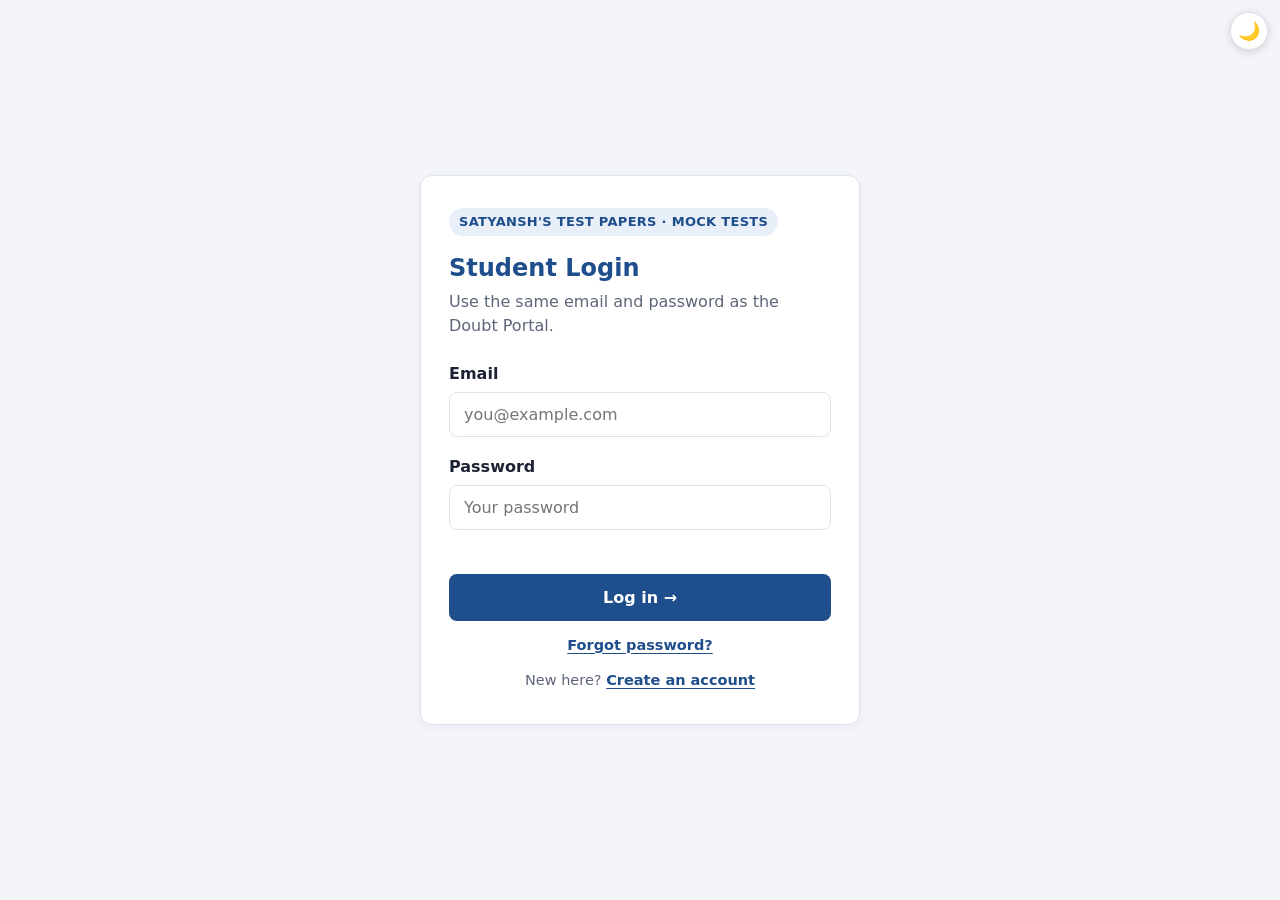
<file: index.html>
<!DOCTYPE html>
<html lang="en">
<head>
<meta charset="UTF-8">
<meta name="viewport" content="width=device-width, initial-scale=1">
<title>Satyansh's Test Papers — Online Mock Tests</title>
<link rel="stylesheet" href="assets/app.css?v=26111902">
<link rel="stylesheet" href="assets/dark.css?v=26111902">
<meta name="theme-color" content="#1f4e8c">
<script src="assets/theme.js?v=26111904"></script>
<script src="assets/cloud.js?v=26111904"></script>
<script src="config.js?v=26112303"></script>
<script src="assets/supabase.js"></script>
<script src="assets/backend.js?v=26112302"></script>
<script>
window.MathJax = {
  tex: { inlineMath: [['\\(', '\\)']], displayMath: [['\\[', '\\]']], packages: {'[+]': ['mhchem']} },
  svg: { fontCache: 'global' },
  options: { enableMenu: false },
  startup: { typeset: false }
};
</script>
</head>
<body>

<!-- ================= LOGIN / ACCOUNT ================= -->
<section id="login" class="screen active">
  <div class="wrap">
    <div class="card login-card">
      <span class="paper-tag js-brand"></span>
      <div class="msg-box err" id="cfgErr" style="display:none">The test server is not connected yet. Please try again later.</div>
      <div id="authMsg"></div>

      <!-- Log in -->
      <form class="aview" id="vLogin" novalidate>
        <h1>Student Login</h1>
        <p class="sub">Use the same email and password as the Doubt Portal.</p>
        <div class="field"><label for="lEmail">Email</label>
          <input id="lEmail" type="email" autocomplete="email" placeholder="you@example.com" maxlength="120"></div>
        <div class="field"><label for="lPass">Password</label>
          <input id="lPass" type="password" autocomplete="current-password" placeholder="Your password" maxlength="72">
          <div class="err" id="lErr"></div></div>
        <button class="btn" type="submit">Log in →</button>
        <div class="gwrap" hidden><div class="or-line"><span>or</span></div>
          <button type="button" class="btn ghost gbtn">Continue with Google</button></div>
        <p class="alinks"><button type="button" class="linkbtn" data-av="vForgot">Forgot password?</button></p>
        <p class="alinks">New here? <button type="button" class="linkbtn" data-av="vSignup">Create an account</button></p>
      </form>

      <!-- Sign up -->
      <form class="aview" id="vSignup" novalidate hidden>
        <h1>Create Account</h1>
        <p class="sub">One account works for both the Test Portal and the Doubt Portal.</p>
        <div class="gwrap gtop" hidden><div class="or-line"><span>or</span></div>
          <button type="button" class="btn ghost gbtn">Continue with Google</button></div>
        <p class="sub ghint" hidden style="margin:10px 0 16px;font-size:13.5px">Google fills in your real name. Or create an account with email:</p>
        <div class="field"><label for="sName">Full Name</label>
          <input id="sName" type="text" autocomplete="name" placeholder="Enter your full name" maxlength="60">
          <small class="fhint">Your real name as in school records. It is shown in live quizzes. Fake or rude names are blocked.</small></div>
        <div class="field"><label for="sPhone">Mobile Number</label>
          <input id="sPhone" type="tel" inputmode="numeric" autocomplete="tel" placeholder="10-digit mobile number" maxlength="15">
          <small class="fhint">Use the same number you used for earlier tests, so your old results appear in your account.</small></div>
        <div class="field"><label for="sEmail">Email</label>
          <input id="sEmail" type="email" autocomplete="email" placeholder="you@example.com" maxlength="120"></div>
        <div class="field"><label for="sPass">Password</label>
          <input id="sPass" type="password" autocomplete="new-password" placeholder="At least 6 characters" maxlength="72"></div>
        <div class="field"><label for="sPass2">Confirm Password</label>
          <input id="sPass2" type="password" autocomplete="new-password" placeholder="Type the password again" maxlength="72">
          <div class="err" id="sErr"></div></div>
        <button class="btn" type="submit">Create Account →</button>
        <p class="alinks">Already have an account? <button type="button" class="linkbtn" data-av="vLogin">Log in</button></p>
      </form>

      <!-- Check your email -->
      <div class="aview" id="vCheck" hidden>
        <h1>Confirm Your Email</h1>
        <p class="sub">We have sent a confirmation link to <b id="ckEmail"></b>. Open that email and click the link to activate your account. Then you can log in.</p>
        <div class="resume-note">Can't find it? Check the <b>Spam</b> or <b>Promotions</b> folder. The email comes from Satyansh Mishra.</div>
        <button class="btn light" type="button" id="resendBtn">Resend confirmation email</button>
        <p class="alinks"><button type="button" class="linkbtn" data-av="vLogin">← Back to login</button></p>
      </div>

      <!-- Account marked as spam by the teacher -->
      <div class="aview" id="vBlocked" hidden>
        <h1>Account Marked as Spam</h1>
        <p class="sub">This account (<b class="js-uemail"></b>) was marked as spam because of its name or email.</p>
        <div class="resume-note">Please log in with <b>your real name and your own email</b><span class="gonly"> — or use <b>Continue with Google</b></span>. If this is a mistake, tell your teacher.</div>
        <button class="btn" type="button" id="blockedOut">Log out</button>
      </div>

      <!-- Forgot password -->
      <form class="aview" id="vForgot" novalidate hidden>
        <h1>Reset Password</h1>
        <p class="sub">Enter your account email. We will send you a link to set a new password.</p>
        <div class="field"><label for="fEmail">Email</label>
          <input id="fEmail" type="email" autocomplete="email" placeholder="you@example.com" maxlength="120">
          <div class="err" id="fErr"></div></div>
        <button class="btn" type="submit">Send Reset Link</button>
        <p class="alinks"><button type="button" class="linkbtn" data-av="vLogin">← Back to login</button></p>
      </form>

      <!-- Set new password (after clicking the reset link) -->
      <form class="aview" id="vReset" novalidate hidden>
        <h1>Set a New Password</h1>
        <p class="sub">Choose a new password for <b class="js-uemail"></b>.</p>
        <div class="field"><label for="rPass">New Password</label>
          <input id="rPass" type="password" autocomplete="new-password" placeholder="At least 6 characters" maxlength="72"></div>
        <div class="field"><label for="rPass2">Confirm New Password</label>
          <input id="rPass2" type="password" autocomplete="new-password" placeholder="Type the password again" maxlength="72">
          <div class="err" id="rErr"></div></div>
        <button class="btn" type="submit">Save New Password</button>
      </form>

      <!-- Complete profile (accounts made on the Doubt Portal have no name / phone yet) -->
      <form class="aview" id="vProfile" novalidate hidden>
        <h1>Complete Your Profile</h1>
        <p class="sub">Logged in as <b class="js-uemail"></b>. Your name is printed on your test reports.</p>
        <div class="field"><label for="pName">Full Name</label>
          <input id="pName" type="text" autocomplete="name" placeholder="Enter your full name" maxlength="60">
          <small class="fhint" id="pNameHint" hidden>Taken from your Google account.</small></div>
        <div class="field"><label for="pPhone">Mobile Number</label>
          <input id="pPhone" type="tel" inputmode="numeric" autocomplete="tel" placeholder="10-digit mobile number" maxlength="15">
          <small class="fhint">Use the same number you used for earlier tests, so your old results appear in your account.</small>
          <div class="err" id="pErr"></div></div>
        <button class="btn" type="submit">Save &amp; Continue →</button>
        <p class="alinks"><button type="button" class="linkbtn" id="pLogout">Log out</button></p>
      </form>
    </div>
  </div>
</section>

<!-- ================= FOLDERS & PAPER LIST ================= -->
<section id="papers" class="screen">
  <header class="topbar appbar">
    <div class="topbar-in">
      <div class="tb-left"><div class="t1 js-brand-plain"></div><div class="t2">Online Mock Tests</div></div>
      <div class="user-box">
        <div class="avatar js-avatar">?</div>
        <div><div class="nm js-uname"></div><div class="ph js-uemail"></div></div>
        <a class="btn small onbrand" href="live.html" style="text-decoration:none">🎯 Live Quiz</a>
        <a class="btn small onbrand" href="live-control.html" id="hostCtl" style="text-decoration:none" hidden>🎛️ Host Control</a>
        <button class="btn small onbrand" id="gsOpen" type="button">👥 Group Study</button>
        <button class="btn small onbrand" id="logoutBtn" type="button">Logout</button>
      </div>
    </div>
  </header>
  <div class="wrap">
    <nav class="crumbs" id="crumbs"></nav>
    <div class="page-head"><h1 id="listTitle">Your Test Papers</h1><p id="listSub"></p></div>
    <div id="paperMsg"></div>
    <div class="paper-grid" id="paperGrid"></div>
  </div>
</section>

<!-- ================= INSTRUCTIONS ================= -->
<section id="instructions" class="screen">
  <div class="wrap">
    <div class="card ins-card">
      <span class="paper-tag js-tag"></span>
      <h1 id="insTitle">Instructions</h1>
      <p style="margin:0;color:var(--muted)">Welcome, <b id="insName" style="color:var(--ink)"></b>. Please read the instructions carefully before starting.</p>
      <div class="facts" id="facts"></div>
      <h2>General Instructions</h2>
      <ol id="genIns"></ol>
      <h2>Navigating the Test</h2>
      <ul>
        <li>Click an option to select it. For numerical questions, type your answer in the box. Responses are saved automatically.</li>
        <li><b>Save &amp; Next</b> moves to the next question. <b>Clear Response</b> removes your answer to the current question.</li>
        <li><b>Mark for Review &amp; Next</b> flags a question so you can come back to it later.</li>
        <li>Use the <b>Question Palette</b> to jump to any question at any time.</li>
        <li>A <b>Submit Test</b> button is available on every question. You will see a summary before final submission.</li>
      </ul>
      <p style="margin:12px 0 4px;font-weight:600">Question Palette colour codes:</p>
      <div class="legend-row">
        <div><span class="chip small nv">1</span> Not Visited</div>
        <div><span class="chip small na">2</span> Not Answered</div>
        <div><span class="chip small an">3</span> Answered</div>
        <div><span class="chip small mr">4</span> Marked for Review</div>
        <div><span class="chip small am">5</span> Answered &amp; Marked for Review</div>
      </div>
      <p style="font-size:14px;color:var(--muted);margin:4px 0 0">Questions that are <b>Answered &amp; Marked for Review</b> will be evaluated. Questions only marked for review (without an answer) will not.</p>
      <h2>Terms &amp; Conditions</h2>
      <div class="tc-box">
        <ol>
          <li>I am the student who owns this account, and I will attempt this test myself.</li>
          <li>I will not use any books, notes, calculators, mobile phones, websites, AI tools or help from any other person during the test.</li>
          <li>I understand that the timer cannot be paused once the test has started, and it keeps running even if I close or leave this page.</li>
          <li>I understand that this paper can be attempted <b>only once</b> from my account.</li>
          <li>I understand that the test will be submitted automatically when the time limit ends.</li>
          <li>I understand that once I click <b>Final Submit</b>, I cannot change any answer.</li>
          <li id="tcMarking"></li>
          <li>I understand that my name, email, mobile number, answers and result will be recorded by the teacher.</li>
          <li>I understand that the result and topic analysis are for practice and self-assessment only, and are not an official score.</li>
          <li>I will not copy, share or distribute the questions or solutions of this paper without permission.</li>
        </ol>
      </div>
      <label class="agree"><input type="checkbox" id="agree"> I have read and understood the instructions and I agree to all the terms and conditions stated above.</label>
      <div class="ins-actions">
        <button class="btn light" id="backPapers" type="button">← All Papers</button>
        <button class="btn green" id="startBtn" type="button" disabled>I Agree — Start Test</button>
      </div>
    </div>
  </div>
</section>

<!-- ================= EXAM ================= -->
<section id="exam" class="screen">
  <header class="topbar">
    <div class="topbar-in">
      <div class="tb-left">
        <div class="t1 js-head"></div>
        <div class="t2 js-sub"></div>
      </div>
      <div class="tb-right">
        <div class="timer-box" id="timerBox"><small>Time Left</small><span id="timer">00:00</span></div>
        <div class="tracker">
          <span class="t-an">Answered: <b id="cAns">0</b></span>
          <span class="t-un">Unanswered: <b id="cUn">0</b></span>
          <span class="t-mr">Marked: <b id="cMr">0</b></span>
        </div>
      </div>
    </div>
  </header>
  <div class="exam-grid">
    <main class="card qpanel">
      <div class="q-head">
        <div class="q-meta" id="qMeta"></div>
        <div class="qclock">Time on this question: <b id="qTime">00:00</b></div>
      </div>
      <div class="q-body" id="qBody"></div>
      <div class="q-actions">
        <div class="grp">
          <button class="btn light" id="prevBtn" type="button">← Previous</button>
          <button class="btn light" id="clearBtn" type="button">Clear Response</button>
        </div>
        <div class="grp">
          <button class="btn purple" id="markBtn" type="button">Mark for Review &amp; Next</button>
          <button class="btn green" id="nextBtn" type="button">Save &amp; Next →</button>
        </div>
      </div>
    </main>
    <aside class="card side">
      <div class="cand">
        <div class="avatar js-avatar2">?</div>
        <div><div class="nm js-uname"></div><div class="ph js-uemail"></div></div>
      </div>
      <div class="legend" id="legend"></div>
      <div id="palWrap"></div>
      <button class="btn red" id="submitBtn" type="button">Submit Test</button>
    </aside>
  </div>
</section>

<!-- ================= RESULT ================= -->
<section id="result" class="screen">
  <div class="wrap" id="reportWrap"></div>
</section>

<!-- ================= SOLUTIONS ================= -->
<section id="solutions" class="screen">
  <header class="topbar">
    <div class="topbar-in">
      <div class="tb-left">
        <div class="t1" id="solHead"></div>
        <div class="t2" id="solWho"></div>
      </div>
      <button class="btn light" id="backReport" type="button">← Back to Report</button>
    </div>
  </header>
  <div class="sol-grid">
    <main class="card qpanel">
      <div class="q-head"><div class="q-meta" id="sMeta"></div><div class="qclock" id="sTime"></div></div>
      <div class="q-body" id="sBody"></div>
      <div class="q-actions">
        <div class="grp"><button class="btn light" id="sPrev" type="button">← Previous</button></div>
        <div class="grp"><button class="btn" id="sNext" type="button">Next →</button></div>
      </div>
    </main>
    <aside class="card side">
      <div class="legend">
        <div><span class="chip small rc">1</span> Correct</div>
        <div><span class="chip small rw">2</span> Incorrect</div>
        <div><span class="chip small ru">3</span> Not Attempted</div>
      </div>
      <div id="sPalWrap"></div>
    </aside>
  </div>
</section>

<!-- ================= PRACTICE SHEET ================= -->
<section id="sheet" class="screen">
  <header class="topbar appbar">
    <div class="topbar-in">
      <div class="tb-left"><div class="t1 js-brand-plain"></div><div class="t2">Practice Sheets</div></div>
      <button class="btn small onbrand" id="sheetBack" type="button">← All Sheets</button>
    </div>
  </header>
  <div class="sheet-bar" id="sheetBar">
    <div class="sheet-bar-in">
      <div class="sb-prog"><div class="sb-txt">Solved <b id="shSolved">0</b> / <b id="shTotal">0</b></div><div class="sb-track"><i id="shFill"></i></div></div>
      <div class="sb-chips" id="shChips"></div>
    </div>
  </div>
  <div class="wrap sheet-wrap">
    <div class="card sheet-head" id="sheetHead"></div>
    <div id="sheetBody"></div>
    <div class="sheet-end" id="sheetEnd"></div>
  </div>
  <aside class="sh-stat" id="shStat" aria-label="Sheet status">
    <div class="ss-top"><b>⏱ Status</b><button type="button" class="ss-ic" id="ssMin" title="Minimise" aria-label="Minimise status">–</button></div>
    <div class="ss-body">
      <div class="ss-clock"><small id="ssClkLbl">Timer off</small><span id="ssClk">—</span></div>
      <div class="ss-now" id="ssNow"></div>
      <div class="ss-grid"><div><b id="ssAns">0</b><span>Answered</span></div><div><b id="ssOk" class="g">0</b><span>Correct</span></div><div><b id="ssBad" class="r">0</b><span>Wrong</span></div></div>
      <div class="ss-mode" id="ssMode"></div>
      <div class="ss-btns"><button type="button" class="btn small green" id="ssRun">▶ Start</button><button type="button" class="btn small light" id="ssReveal">🔓 Show answers</button></div>
    </div>
    <button type="button" class="ss-pill" id="ssPill" title="Show status"></button>
  </aside>
</section>

<!-- ================= SUMMARY MODAL ================= -->
<!-- ================= PYQ PRACTICE ================= -->
<section id="pyq" class="screen">
  <header class="topbar appbar">
    <div class="topbar-in">
      <div class="tb-left"><div class="t1 js-brand-plain"></div><div class="t2" id="pyqTopT">PYQs Practice</div></div>
      <div class="pyq-tb-btns">
        <button class="btn small onbrand pyq-fbtn" id="pyqFilterBtn" type="button">☰ Filters</button>
        <button class="btn small onbrand" id="pyqBack" type="button">← Folders</button>
      </div>
    </div>
  </header>
  <div class="pyq-layout">
    <aside class="pyq-side" id="pyqSide" aria-label="PYQ filters"></aside>
    <div class="pyq-scrim" id="pyqScrim"></div>
    <main class="pyq-main">
      <div class="card pyq-head" id="pyqHead"></div>
      <div id="pyqList"></div>
      <nav class="pyq-pager" id="pyqPager"></nav>
    </main>
  </div>
  <aside class="sh-stat pq-stat min" id="pqStat" aria-label="PYQ timer and status">
    <div class="ss-top"><b>⏱ This page</b><button type="button" class="ss-ic" id="ptMin" title="Minimise" aria-label="Minimise status">–</button></div>
    <div class="ss-body">
      <div class="ss-clock"><small id="ptClkLbl">Timer off</small><span id="ptClk">—</span></div>
      <div class="ss-now" id="ptNow"></div>
      <div class="ss-grid"><div><b id="ptAns">0</b><span>Answered</span></div><div><b id="ptOk" class="g">0</b><span>Correct</span></div><div><b id="ptBad" class="r">0</b><span>Wrong</span></div></div>
      <div class="ss-mode" id="ptMode"></div>
      <div class="ss-btns"><button type="button" class="btn small green" id="ptRun">▶ Start</button><button type="button" class="btn small light" id="ptRv">🔓 Show answers</button></div>
    </div>
    <button type="button" class="ss-pill" id="ptPill" title="Show timer and status"></button>
  </aside>
</section>

<!-- ================= GROUP STUDY (assets/group.js) ================= -->
<section id="group" class="screen">
  <header class="topbar appbar">
    <div class="topbar-in">
      <div class="tb-left"><div class="t1 js-brand-plain"></div><div class="t2">Group Study</div></div>
      <div class="user-box"><button class="btn small onbrand" id="gsBack" type="button">← Folders</button></div>
    </div>
  </header>
  <div class="wrap gs-wrap" id="gsMain"></div>
  <aside class="sh-stat gs-stat" id="gsStat" hidden aria-label="Group status">
    <div class="ss-top"><b id="gsStatHd">👥 Group</b><button type="button" class="ss-ic" id="gsMin" title="Minimise" aria-label="Minimise">–</button></div>
    <div class="ss-body gs-statbody" id="gsStatList"></div>
    <button type="button" class="ss-pill" id="gsPill" title="Show the group"></button>
  </aside>
</section>

<div class="modal" id="summaryModal" role="dialog" aria-modal="true" aria-labelledby="sumTitle">
  <div class="modal-card">
    <h2 id="sumTitle">Exam Summary</h2>
    <p>Review your attempt before final submission. Time remaining: <b id="sumTime"></b></p>
    <div class="tbl-wrap" id="sumTable"></div>
    <div class="note" id="sumNote"></div>
    <div class="modal-actions">
      <button class="btn light" id="sumBack" type="button">← Go Back to Test</button>
      <button class="btn red" id="finalSubmit" type="button">Final Submit</button>
    </div>
  </div>
</div>

<div class="overlay" id="overlay"><div class="spinner"></div><div id="overlayMsg">Loading…</div></div>
<div class="toast" id="toast"></div>

<script>
/* =====================================================================
   CONFIG & UTILITIES
   ===================================================================== */
const CFG = window.APP_CONFIG || {};
const API = (CFG.API_URL || '').trim();
const BRAND = CFG.HEADING || "Satyansh's Test Papers";
const LET = 'ABCDEFGH'.split('');
const $ = id => document.getElementById(id);
const LS = {
  get(k, d){ try { const v = localStorage.getItem(k); return v ? JSON.parse(v) : d; } catch(e){ return d; } },
  set(k, v){ try { localStorage.setItem(k, JSON.stringify(v)); } catch(e){} if(window.cloudTouch) cloudTouch(k); },   // also saved in the account (assets/cloud.js)
  del(k){ try { localStorage.removeItem(k); } catch(e){} if(window.cloudTouch) cloudTouch(k); }
};
function esc(s){return String(s==null?'':s).replace(/[&<>"']/g,c=>({'&':'&amp;','<':'&lt;','>':'&gt;','"':'&quot;',"'":'&#39;'}[c]));}
function pad(n){return String(n).padStart(2,'0');}
function fmt(ms){ms=Math.max(0,Math.round(ms/1000));const h=Math.floor(ms/3600),m=Math.floor(ms%3600/60),s=ms%60;return (h?h+':'+pad(m):pad(m))+':'+pad(s);}
function fmtLong(ms){const s=Math.max(0,Math.round(ms/1000));const m=Math.floor(s/60),r=s%60;return (m?m+' min ':'')+r+' s';}
function show(id){document.querySelectorAll('.screen').forEach(s=>s.classList.toggle('active',s.id===id));window.scrollTo(0,0);}
let toastT=null;
function toast(msg,ms=3500){const t=$('toast');t.textContent=msg;t.classList.add('show');clearTimeout(toastT);toastT=setTimeout(()=>t.classList.remove('show'),ms);}
function busy(on,msg){ $('overlayMsg').textContent=msg||'Loading…'; $('overlay').classList.toggle('open',!!on); }
/* MathJax (2 MB) is fetched only when maths has to be shown, or in the background once the
   portal is open, so it never slows down login */
let MJ_ASKED=false;
function loadMathJax(){ if(MJ_ASKED) return; MJ_ASKED=true; const s=document.createElement('script'); s.src='assets/mathjax-tex-svg.js'; s.async=true; document.head.appendChild(s); }
function typeset(el,tries=0){
  loadMathJax();
  if(window.MathJax && MathJax.startup && MathJax.startup.promise && MathJax.typesetPromise){
    MathJax.startup.promise = MathJax.startup.promise
      .then(()=>{ if(MathJax.typesetClear) MathJax.typesetClear([el]); return MathJax.typesetPromise([el]); })
      .catch(()=>{});
  } else if(tries<240){ setTimeout(()=>typeset(el,tries+1),250); }
}
function beforeUnload(e){e.preventDefault();e.returnValue='';return '';}

/* ---------- Supabase login (same accounts as the Doubt Portal) ---------- */
const SITE_URL = location.origin + location.pathname;
let SB = null;
try{ if(window.supabase && CFG.SUPABASE_URL && CFG.SUPABASE_KEY) SB = window.supabase.createClient(CFG.SUPABASE_URL, CFG.SUPABASE_KEY); }catch(e){}
async function token(){
  if(!SB) return '';
  const { data } = await SB.auth.getSession();
  return data.session ? data.session.access_token : '';
}
/* Every student request is a POST carrying the login token; the server checks it with Supabase. */
async function api(action, extra){
  if(window.TP && TP.on) return TP.student(action, extra, SB);   // papers + results in Supabase (assets/backend.js)
  const body = Object.assign({}, extra||{}, {action, token: await token()});
  const r = await fetch(API, {method:'POST', redirect:'follow', headers:{'Content-Type':'text/plain;charset=utf-8'}, body:JSON.stringify(body)});
  const raw = await r.text(); let j;
  try{ j = JSON.parse(raw); }catch(e){ throw new Error('Server did not send JSON (HTTP '+r.status+'): '+raw.replace(/<[^>]+>/g,' ').replace(/\s+/g,' ').trim().slice(0,140)); }
  if(!j.ok){
    const msg = String(j.error||'Request failed');
    if(msg.indexOf('AUTH:')===0){ const e=new Error(msg.slice(5).trim()); e.auth=true; throw e; }
    throw new Error(msg);
  }
  return j;
}
function authFail(err){
  busy(false);
  if(SB) SB.auth.signOut().catch(()=>{});
  USER=null; authView('vLogin'); authMsg(err.message||'Please log in again.','err'); show('login');
}

/* =====================================================================
   APP STATE
   ===================================================================== */
let USER = null;            // {id, email, name, phone}
let ATTEMPTS = {};          // paperId -> {score,maxMarks,time}
let PAPERS = [];            // list from server
const PAPER_CACHE = {};     // id -> full paper JSON
let P = null, ST, SEC, Q, N, DURATION, IDEAL, MAXM, HEAD;   // current paper
let S = null;               // current attempt state
let VIEW_ONLY = false;      // viewing a past result
let VIEW = {level:'home'};  // where the student is in the folder list

document.querySelectorAll('.js-brand').forEach(e=>e.textContent=BRAND.toUpperCase()+' · MOCK TESTS');
document.querySelectorAll('.js-brand-plain').forEach(e=>e.textContent=BRAND);
if((!API && !(window.TP && TP.on)) || !SB) $('cfgErr').style.display='block';

function setUserUI(){
  const nm = USER.name || USER.email;
  document.querySelectorAll('.js-uname').forEach(e=>e.textContent=nm);
  document.querySelectorAll('.js-uemail').forEach(e=>e.textContent=USER.email);
  document.querySelectorAll('.js-avatar,.js-avatar2').forEach(e=>e.textContent=nm.charAt(0).toUpperCase());
}

/* ---------- pending submissions (offline safety) ---------- */
function pendingList(){ return LS.get('stp_pending', []); }
function mergePendingAttempts(){
  pendingList().filter(p=>p.uid===USER.id).forEach(p=>{ if(!ATTEMPTS[p.paperId]) ATTEMPTS[p.paperId]={score:p.localScore==null?'…':p.localScore,maxMarks:p.localMax,pending:true,time:new Date(p.submitAt).toISOString()}; });
}
async function flushPending(){
  if((!API && !(window.TP && TP.on)) || !USER) return;
  if(FLUSHING) return FLUSHING;
  FLUSHING = flushPendingNow().finally(()=>{ FLUSHING=null; });
  return FLUSHING;
}
let FLUSHING=null;
async function flushPendingNow(){
  let list = pendingList(); if(!list.length) return;
  const keep=[];
  for(const item of list){
    if(item.uid!==USER.id){ keep.push(item); continue; }   // another student's result on this device: send when they log in
    try{ const r = await api('submit', item); ATTEMPTS[item.paperId]={score:r.score,maxMarks:r.maxMarks,time:new Date(item.submitAt).toISOString()};
         if(r.paper) PAPER_CACHE[item.paperId]=r.paper;   // the answer key comes back after submitting
         if($('papers').classList.contains('active')) renderPapers(); }
    catch(e){ keep.push(item); }
  }
  LS.set('stp_pending', keep);
  updateSaveStatus();
}
setInterval(()=>{ if(USER && pendingList().length) flushPending(); }, 20000);

/* =====================================================================
   LOGIN / SIGN UP / EMAIL CONFIRMATION / PASSWORD RESET
   ===================================================================== */
function normPhone(v){
  let p=String(v||'').replace(/[\s\-()]/g,'');
  if(/^\+?91\d{10}$/.test(p)) p=p.slice(-10);
  if(/^0\d{10}$/.test(p)) p=p.slice(1);
  return p;
}
const okEmail = v => /^[^\s@]+@[^\s@]+\.[^\s@]{2,}$/.test(v);
const okName = v => v.length>=2 && /[A-Za-zऀ-ॿ]/.test(v);
const REAL_NAME_MSG = 'Please enter your real full name (fake or rude names are not allowed).';
/* the database checks names (rude words, "test", "asdf"…); if that check is not set up, allow */
async function realNameOk(name, email){
  if(!SB) return true;
  try{ const { data, error } = await SB.rpc('name_check', { p_name:name, p_email:email||null }); if(error) return true; return !data || data.ok; }
  catch(e){ return true; }
}
const isGoogle = u => !!(u && ((u.app_metadata && (u.app_metadata.providers||[]).includes('google')) || (u.identities||[]).some(i=>i.provider==='google')));
/* Continue with Google (switch on GOOGLE_LOGIN in config.js after setting up Google in Supabase) */
if(CFG.GOOGLE_LOGIN){
  document.querySelectorAll('.gwrap,.ghint').forEach(e=>e.hidden=false);
} else document.querySelectorAll('.gonly').forEach(e=>e.hidden=true);
document.querySelectorAll('.gbtn').forEach(b=>b.addEventListener('click', async ()=>{
  if(!SB) return;
  busy(true,'Opening Google…');
  const { error } = await SB.auth.signInWithOAuth({ provider:'google', options:{ redirectTo: SITE_URL } });
  if(error){ busy(false); authMsg(niceErr(error),'err'); }
}));
const okPhone = v => /^[6-9]\d{9}$/.test(v);
function authView(id){
  document.querySelectorAll('.aview').forEach(v=>v.hidden = v.id!==id);
  document.querySelectorAll('#login .err').forEach(e=>e.textContent='');
}
function authMsg(text, kind){
  $('authMsg').innerHTML = text ? `<div class="msg-box ${kind==='ok'?'ok':'err'}">${esc(text)}</div>` : '';
}
/* Supabase error messages, in plain words */
function niceErr(err){
  const m = String(err && err.message || err || '');
  if(/invalid login credentials/i.test(m)) return 'Wrong email or password.';
  if(/email not confirmed/i.test(m)) return 'Your email is not confirmed yet. Open the confirmation email and click the link first.';
  if(/already registered|already been registered|user already exists/i.test(m)) return 'An account with this email already exists. Please log in, or use "Forgot password?".';
  if(/rate limit|too many|security purposes/i.test(m)) return 'Too many attempts. Please wait a minute and try again.';
  if(/password should be at least|weak password/i.test(m)) return 'Password must be at least 6 characters.';
  if(/failed to fetch|network/i.test(m)) return 'Could not connect. Check your internet and try again.';
  if(/NAME_NOT_ALLOWED|database error saving new user|database error updating user/i.test(m)) return REAL_NAME_MSG;
  return m || 'Something went wrong. Please try again.';
}
document.querySelectorAll('[data-av]').forEach(b=>b.addEventListener('click',()=>{
  authMsg('');
  const from = document.querySelector('.aview:not([hidden]) input[type=email]');
  authView(b.dataset.av);
  const to = document.querySelector('#'+b.dataset.av+' input[type=email]');
  if(from && to && !to.value) to.value = from.value;
}));

$('vLogin').addEventListener('submit', async e=>{
  e.preventDefault(); authMsg('');
  const email=$('lEmail').value.trim().toLowerCase(), pass=$('lPass').value;
  if(!okEmail(email)){ $('lErr').textContent='Please enter a valid email.'; return; }
  if(!pass){ $('lErr').textContent='Please enter your password.'; return; }
  if(!SB || !API) return;
  busy(true,'Logging in…');
  const { data, error } = await SB.auth.signInWithPassword({email, password:pass});
  if(error){ busy(false); $('lErr').textContent=niceErr(error);
    if(/not confirmed/i.test(error.message)){ $('ckEmail').textContent=email; LAST_SIGNUP=email; authView('vCheck'); authMsg(niceErr(error),'err'); }
    return; }
  $('lPass').value='';
  await enter(data.session, true);
});

let LAST_SIGNUP='';
$('vSignup').addEventListener('submit', async e=>{
  e.preventDefault(); authMsg('');
  const name=$('sName').value.trim().replace(/\s+/g,' '), phone=normPhone($('sPhone').value);
  const email=$('sEmail').value.trim().toLowerCase(), pass=$('sPass').value, pass2=$('sPass2').value;
  const E=t=>{ $('sErr').textContent=t; };
  if(!okName(name)) return E('Please enter your full name.');
  if(!okPhone(phone)) return E('Please enter a valid 10-digit mobile number.');
  if(!okEmail(email)) return E('Please enter a valid email.');
  if(pass.length<6) return E('Password must be at least 6 characters.');
  if(pass!==pass2) return E('The two passwords do not match.');
  if(!SB) return;
  busy(true,'Creating your account…');
  if(!await realNameOk(name, email)){ busy(false); return E(REAL_NAME_MSG); }
  const { data, error } = await SB.auth.signUp({ email, password:pass,
    options:{ emailRedirectTo: SITE_URL, data:{ full_name:name, phone } } });
  busy(false);
  if(error) return E(niceErr(error));
  // Supabase hides "email already used": it returns a user with no identities
  if(data.user && Array.isArray(data.user.identities) && data.user.identities.length===0)
    return E('An account with this email already exists. Please log in, or use "Forgot password?".');
  $('sPass').value=''; $('sPass2').value='';
  if(data.session){ await enter(data.session, true); return; }   // only if email confirmation is switched off
  LAST_SIGNUP=email; $('ckEmail').textContent=email; authView('vCheck');
});

$('resendBtn').addEventListener('click', async ()=>{
  if(!SB || !LAST_SIGNUP) return;
  busy(true,'Sending…');
  const { error } = await SB.auth.resend({ type:'signup', email:LAST_SIGNUP, options:{ emailRedirectTo: SITE_URL } });
  busy(false);
  authMsg(error ? niceErr(error) : 'Confirmation email sent again to '+LAST_SIGNUP+'.', error?'err':'ok');
});

$('vForgot').addEventListener('submit', async e=>{
  e.preventDefault(); authMsg('');
  const email=$('fEmail').value.trim().toLowerCase();
  if(!okEmail(email)){ $('fErr').textContent='Please enter a valid email.'; return; }
  if(!SB) return;
  busy(true,'Sending…');
  const { error } = await SB.auth.resetPasswordForEmail(email, { redirectTo: SITE_URL });
  busy(false);
  if(error){ $('fErr').textContent=niceErr(error); return; }
  authView('vLogin'); $('lEmail').value=email;
  authMsg('If an account exists for '+email+', a password reset link has been sent. Open the email and click the link.','ok');
});

let RECOVERY=false;
$('vReset').addEventListener('submit', async e=>{
  e.preventDefault();
  const a=$('rPass').value, b=$('rPass2').value;
  if(a.length<6){ $('rErr').textContent='Password must be at least 6 characters.'; return; }
  if(a!==b){ $('rErr').textContent='The two passwords do not match.'; return; }
  busy(true,'Saving…');
  const { data, error } = await SB.auth.updateUser({ password:a });
  if(error){ busy(false); $('rErr').textContent=niceErr(error); return; }
  RECOVERY=false; $('rPass').value=''; $('rPass2').value='';
  toast('✓ Your password has been changed.');
  const s=(await SB.auth.getSession()).data.session;
  await enter(s, true);
});

$('vProfile').addEventListener('submit', async e=>{
  e.preventDefault();
  const name=$('pName').value.trim().replace(/\s+/g,' '), phone=normPhone($('pPhone').value);
  if(!okName(name)){ $('pErr').textContent='Please enter your full name.'; return; }
  if(!okPhone(phone)){ $('pErr').textContent='Please enter a valid 10-digit mobile number.'; return; }
  busy(true,'Saving…');
  if(!$('pName').readOnly && !await realNameOk(name)){ busy(false); $('pErr').textContent=REAL_NAME_MSG; return; }
  const { error } = await SB.auth.updateUser({ data:{ full_name:name, phone } });
  if(error){ busy(false); $('pErr').textContent=niceErr(error); return; }
  await SB.auth.refreshSession().catch(()=>{});
  const s=(await SB.auth.getSession()).data.session;
  await enter(s, true);
});

async function logout(){
  busy(true,'Logging out…');
  try{ if(window.cloudLogout) await cloudLogout(); }catch(e){}
  try{ if(SB) await SB.auth.signOut(); }catch(e){}
  USER=null; ATTEMPTS={}; PAPERS=[]; VIEW={level:'home'};
  busy(false); authMsg(''); authView('vLogin'); show('login');
}
$('logoutBtn').addEventListener('click', logout);
$('pLogout').addEventListener('click', logout);
$('blockedOut').addEventListener('click', logout);

/* A Supabase session exists: check it with the server, then open the portal */
async function enter(session, log){
  if(!session){ busy(false); authView('vLogin'); show('login'); return; }
  const m = session.user.user_metadata || {};
  USER = { id:session.user.id, email:session.user.email, name:String(m.full_name||m.name||'').trim(), phone:normPhone(m.phone||'') };
  setUserUI();
  // host account: show the Host Control button in the top bar
  $('hostCtl').hidden = true;
  SB.rpc('live_is_admin').then(({data})=>{ $('hostCtl').hidden = !data; }).catch(()=>{});
  // the teacher marked this account as spam → ask for a real account
  try{ const { data:st } = await SB.rpc('my_status'); if(st && st.blocked){
    busy(false); document.querySelectorAll('.js-uemail').forEach(e=>e.textContent=USER.email);
    authMsg(''); authView('vBlocked'); show('login'); return; } }catch(e){}
  if(!okName(USER.name) || !okPhone(USER.phone)){        // account made on the Doubt Portal, or new Google login (no phone yet)
    busy(false); $('pName').value=USER.name; $('pPhone').value=USER.phone;
    const g = isGoogle(session.user) && okName(USER.name);   // Google gives the real name: not editable here
    $('pName').readOnly = g; $('pNameHint').hidden = !g;
    authMsg(''); authView('vProfile'); show('login'); return;
  }
  busy(true,'Opening your tests…');
  // everything starts at once: the test server (login check + attempts, paper list) and the account data
  const pMe = api('me', {log: !!log}), pList = api('papers');
  pMe.catch(()=>{}); pList.catch(()=>{});
  const fresh = Promise.all([pMe, pList]).then(([me, pl]) => {
    ATTEMPTS={}; (me.attempts||[]).forEach(a=>ATTEMPTS[a.paperId]=a);
    PAPERS = pl.papers||[];
    LS.set('stp_cache_papers', PAPERS); LS.set('stp_cache_att_'+USER.id, ATTEMPTS);
  });
  try{
    if(window.cloudLoad) await cloudLoad();
    const cP = LS.get('stp_cache_papers', null), cA = LS.get('stp_cache_att_'+USER.id, null);
    if(Array.isArray(cP) && cP.length && cA){
      // seen this device before: open at once with the saved list, then refresh it quietly
      PAPERS = cP; ATTEMPTS = cA;
      await afterLogin();
      fresh.then(()=>{ mergePendingAttempts(); if($('papers').classList.contains('active')) renderPapers(); })
           .catch(err=>{ if(err && err.auth) authFail(err); });
    } else {
      await fresh;
      await afterLogin();
    }
  }catch(err){
    if(err.auth) return authFail(err);
    busy(false); authView('vLogin'); show('login');
    authMsg('Could not connect to the test server. Check your internet and try again.'+(err&&err.message?' (Details: '+err.message+')':''),'err');
  }
}

async function afterLogin(){
  mergePendingAttempts(); flushPending();
  // resume an unfinished test after refresh / closing the tab (also one started on another device)
  const act = LS.get('stp_active', null);
  if(act && act.uid===USER.id){
    try{ await resumeActive(act); busy(false); return; }catch(e){ LS.del('stp_active'); }
  }
  VIEW={level:'home'};
  busy(false); renderPapers(); show('papers');
  loadLiveHist();
  setTimeout(loadMathJax, 1500);
  if(location.hash==='#results'){ history.replaceState(null,'',location.pathname); go({level:'results'}); }
}

/* =====================================================================
   FOLDERS & PAPER LIST
   ===================================================================== */
const FOLDERS = (CFG.FOLDERS && CFG.FOLDERS.length) ? CFG.FOLDERS : [
  {id:'topic', title:'Topic-wise Papers', desc:'Chapter and topic tests', icon:'📘', bySubject:true},
  {id:'full', title:'Full Syllabus Papers', desc:'Tests on the complete syllabus', icon:'📚'},
  {id:'main3h', title:'JEE Main 3-Hour Papers', desc:'Full-length papers in the JEE Main pattern', icon:'⏱️', allSubjects:true},
  {id:'sheet', title:'Practice Sheets', desc:'Tap an option, check instantly, see solutions', icon:'📝', practice:true}
];
const SUBJECTS = (CFG.SUBJECTS && CFG.SUBJECTS.length) ? CFG.SUBJECTS : [{name:'Mathematics', show:true}];
const shownSubjects = () => SUBJECTS.filter(s=>s.show);
/* which subject a paper belongs to (blank subject = first shown subject) */
function subjectOf(p){
  const t=String(p.subject||'').toLowerCase();
  const hit=SUBJECTS.find(s=>t.indexOf(s.name.toLowerCase())>=0);
  return hit ? hit.name : (shownSubjects()[0]||{}).name;
}
/* a paper that mentions a subject that is switched off is not shown at all */
function paperVisible(p){
  const f=FOLDERS.find(x=>x.id===(p.category||'topic'));
  if(f && f.allSubjects) return true;      // e.g. JEE Main 3-Hour papers: all three subjects always shown
  const t=String(p.subject||'').toLowerCase();
  return !SUBJECTS.some(s=>!s.show && t.indexOf(s.name.toLowerCase())>=0);
}
const folderOf = id => FOLDERS.find(f=>f.id===id);
function papersIn(cat, subject){
  return PAPERS.filter(p=>paperVisible(p) && (p.category||'topic')===cat && (!subject || subjectOf(p)===subject));
}
const doneCount = list => list.filter(p=>ATTEMPTS[p.id]).length;

async function loadPapers(){
  busy(true,'Loading papers…');
  try{
    const [pl, at] = await Promise.all([api('papers'), api('attempts').catch(e=>{ if(e.auth) throw e; return null; })]);
    PAPERS = pl.papers||[];
    if(at){ ATTEMPTS={}; (at.attempts||[]).forEach(a=>ATTEMPTS[a.paperId]=a); }
    LS.set('stp_cache_papers', PAPERS); LS.set('stp_cache_att_'+USER.id, ATTEMPTS);
    mergePendingAttempts();
    $('paperMsg').innerHTML='';
  }catch(e){
    if(e.auth) return authFail(e);
    $('paperMsg').innerHTML=`<div class="msg-box err">Could not load papers. Please check your internet connection. <button class="btn small light" onclick="loadPapers()">Retry</button></div>`;
  }
  busy(false);
  renderPapers(); show('papers');
}
function go(view){ VIEW=view; renderPapers(); show('papers'); }
function crumbs(parts){
  $('crumbs').innerHTML = parts.map((c,i)=> i<parts.length-1
    ? `<button type="button" class="linkbtn" data-go='${esc(JSON.stringify(c.view))}'>${esc(c.label)}</button><span>›</span>`
    : `<b>${esc(c.label)}</b>`).join('');
}
function folderCard(icon, title, desc, n, done, go, empty, unit){
  unit = unit || 'paper';
  return `<button type="button" class="card folder-card${n?'':' empty-f'}" data-go='${esc(JSON.stringify(go))}'>
    <span class="f-ico">${icon}</span>
    <span class="f-body"><b>${esc(title)}</b><span>${esc(desc)}</span></span>
    <span class="f-count">${n ? `${n} ${unit}${n>1?'s':''}${done?` · ${done} done`:''}` : esc(empty||'Coming soon')}</span>
  </button>`;
}
/* "Group | Title" in a paper's name puts it in a sub-folder (e.g. "Complex Numbers | Test 2") */
function splitName(n){ const i=String(n||'').indexOf(' | '); return i<0 ? {g:'', t:String(n||'')} : {g:n.slice(0,i).trim(), t:n.slice(i+3).trim()}; }
const showName = n => { const s=splitName(n); return s.g ? s.g+' · '+s.t : s.t; };
/* extra folder inside a folder, shown first: papers whose group name passes test() are kept inside it.
   Topic-wise: the loose tests (no "Group | " in the name) go into "Topic-wise Tests Level Up";
   the chapter folders stay where they are. */
const SUPER_FOLDERS = (CFG.SUPER_FOLDERS && CFG.SUPER_FOLDERS.length) ? CFG.SUPER_FOLDERS : [
  {cat:'topic', name:'Topic-wise Tests Level Up', desc:'Topic tests', icon:'🚀', test:g=>!g}
];
const natCmp = (a,b) => a.localeCompare(b, undefined, {numeric:true, sensitivity:'base'});
function renderPapers(){
  const grid=$('paperGrid');
  grid.classList.toggle('folder-grid', VIEW.level==='home' || VIEW.level==='subjects');
  if(VIEW.level==='home'){
    crumbs([]); $('listTitle').textContent='Your Test Papers';
    $('listSub').textContent='Choose a folder. Each paper can be attempted once. You can see your result and solutions anytime from My Results.';
    const nRes=Object.keys(ATTEMPTS).length+(LIVE_HIST?LIVE_HIST.length:0);
    grid.innerHTML = FOLDERS.filter(f=>!f.hidden).map(f=>{
      const list=papersIn(f.id);
      if(f.pyq) return pyqFolderCard(f);
      return f.practice
        ? folderCard(f.icon||'📝', f.title, f.desc||'', list.length, sheetsDone(list), {level:'folder', cat:f.id}, '', 'sheet')
        : folderCard(f.icon||'📁', f.title, f.desc||'', list.length, doneCount(list), {level:'folder', cat:f.id});
    }).join('') + folderCard('📊','My Results','Your scores, reports and solutions', nRes, 0, {level:'results'}, 'No tests given yet')
      .replace(`${nRes} paper${nRes>1?'s':''}`, `${nRes} test${nRes>1?'s':''} given`);
    return;
  }
  if(VIEW.level==='results') return renderResults();
  if(VIEW.level==='pyq') return renderPyqFolders();
  const f=folderOf(VIEW.cat)||FOLDERS[0];
  const subs=shownSubjects();
  if(VIEW.level==='folder' && f.bySubject && subs.length>1){      // subject sub-folders (only when 2+ subjects are on)
    crumbs([{label:'All Folders',view:{level:'home'}},{label:f.title}]);
    $('listTitle').textContent=f.title; $('listSub').textContent='Choose a subject.';
    grid.classList.add('folder-grid');
    grid.innerHTML = subs.map(s=>{ const list=papersIn(f.id,s.name);
      return folderCard(s.icon||'📗', s.name, s.desc||'', list.length, f.practice?sheetsDone(list):doneCount(list), {level:'folder', cat:f.id, subject:s.name}, '', f.practice?'sheet':''); }).join('');
    return;
  }
  let all=papersIn(f.id, VIEW.subject);
  const base={level:'folder',cat:f.id}; if(VIEW.subject) base.subject=VIEW.subject;
  // an extra folder level that collects some sub-folders (e.g. the levelled chapter tests in Topic-wise)
  const SUP=SUPER_FOLDERS.find(x=>x.cat===f.id), inSup=p=>!!SUP && SUP.test(splitName(p.name).g);
  const isSup=!!(SUP && VIEW.sup); let supCard='';
  if(isSup) all=all.filter(inSup);
  else if(SUP){ const sl=all.filter(inSup); all=all.filter(p=>!inSup(p));
    if(sl.length) supCard=folderCard(SUP.icon||'📂', SUP.name, SUP.desc||'', sl.length, doneCount(sl), Object.assign({sup:1}, base)); }
  const gbase = isSup ? Object.assign({sup:1}, base) : base;
  const trail=[{label:'All Folders',view:{level:'home'}}];
  if(VIEW.subject) trail.push({label:f.title,view:{level:'folder',cat:f.id}});
  const lv=[{label:VIEW.subject||f.title,view:base}];
  if(isSup) lv.push({label:SUP.name,view:gbase});
  if(VIEW.group) lv.push({label:VIEW.group});
  lv[lv.length-1]={label:lv[lv.length-1].label}; trail.push(...lv);
  crumbs(trail);
  $('listTitle').textContent = VIEW.group ? VIEW.group : (isSup ? SUP.name : (VIEW.subject ? f.title+' — '+VIEW.subject : f.title));
  // sub-folders (groups) inside this folder
  let groupCards='', list=all;
  if(VIEW.group) list=all.filter(p=>splitName(p.name).g===VIEW.group);
  else {
    const groups=[...new Set(all.map(p=>splitName(p.name).g).filter(Boolean))].sort(natCmp);
    groupCards=groups.map(g=>{ const gl=all.filter(p=>splitName(p.name).g===g); return f.practice
      ? folderCard('📂', g, '', gl.length, sheetsDone(gl), Object.assign({group:g}, gbase), '', 'sheet')
      : folderCard('📂', g, '', gl.length, doneCount(gl), Object.assign({group:g}, gbase)); }).join('');
    groupCards=supCard+groupCards;
    list=all.filter(p=>!splitName(p.name).g);
  }
  if(f.practice){
    const L=VIEW.group?list:all;
    $('listSub').textContent = all.length ? `${L.length} sheet${L.length>1?'s':''} · tap an option to check it instantly · solutions below every question` : '';
  } else
  $('listSub').textContent = all.length ? (VIEW.group ? `${list.length} paper${list.length>1?'s':''} · ${doneCount(list)} attempted` : `${all.length} paper${all.length>1?'s':''} · ${doneCount(all)} attempted`) : '';
  if(!all.length && !supCard){ grid.innerHTML=`<div class="card empty" style="grid-column:1/-1">No ${f.practice?'sheets':'papers'} in this folder yet. New ${f.practice?'sheets':'papers'} will appear here soon.</div>`; return; }
  if(VIEW.group) list=list.slice().sort((a,b)=>natCmp(splitName(a.name).t, splitName(b.name).t));
  grid.classList.toggle('folder-grid', !!groupCards && !list.length);
  if(f.practice){ let ns=0; grid.innerHTML = groupCards + list.map(p=>isTimed(p)?paperCard(p,ns++):sheetCard(p,ns++)).join(''); return; }
  grid.innerHTML = groupCards + list.map((p,k)=>paperCard(p,k)).join('');
}
/* a timed test kept inside a practice folder (exam field says "Timed Test") */
const isTimed = p => /timed test/i.test(String(p.exam||''));
function paperCard(p,k){
    const a = ATTEMPTS[p.id];
    const foot = a
      ? `<span class="done-pill">✓ Attempted${a.score!==undefined&&a.score!==null&&a.score!==''?` · ${a.score}/${a.maxMarks}`:''}</span>
         <span class="foot-btns"><button class="btn small ghost" type="button" data-view="${esc(p.id)}">View Result</button>
         <button class="btn small light" type="button" data-sol="${esc(p.id)}">Solutions</button></span>`
      : `<span style="color:var(--muted);font-size:13px">Not attempted</span>
         <button class="btn small green" type="button" data-open="${esc(p.id)}">Start Test →</button>`;
    return `<div class="card paper-card">
      <div class="pnum">Paper ${k+1}</div>
      <h3>${esc(splitName(p.name).t)}</h3>
      <div class="meta">${[p.exam,p.subject].filter(Boolean).map(x=>`<span>${esc(x)}</span>`).join('')}
        <span>${p.questions} Questions</span><span>${p.durationMin} min</span><span>${p.maxMarks} Marks</span></div>
      <div class="foot">${foot}</div></div>`;
}
function fmtWhen(t){
  if(!t) return '';
  const d=new Date(String(t).replace(' ','T'));
  return isNaN(d) ? String(t) : d.toLocaleString('en-IN',{dateStyle:'medium',timeStyle:'short'});
}
function renderResults(){
  crumbs([{label:'All Folders',view:{level:'home'}},{label:'My Results'}]);
  $('listTitle').textContent='My Results';
  const list=Object.entries(ATTEMPTS).map(([id,a])=>{
    const p=PAPERS.find(x=>x.id===id)||{};
    return {id, name:showName(p.name||a.paperName||'Test paper'), p, a};
  }).sort((x,y)=>String(y.a.time||'').localeCompare(String(x.a.time||'')));
  const live=LIVE_HIST||[];
  $('listSub').textContent = (list.length||live.length) ? 'Open any test or live quiz to see your full report, question-wise analysis and detailed solutions.' : '';
  if(!list.length && !live.length){ $('paperGrid').innerHTML='<div class="card empty" style="grid-column:1/-1">You have not given any test yet. Open a folder and start a paper.</div>'; return; }
  $('paperGrid').innerHTML = live.map(r=>`<div class="card paper-card">
      <div class="pnum">Live Quiz</div>
      <h3>${esc(r.title)}</h3>
      <div class="meta">${r.rank?`<span>Rank ${esc(r.rank)} of ${esc(r.players)}</span>`:''}<span>${esc(r.score)} points</span>
        <span>${esc(r.correct)}/${esc(r.questions)} correct</span><span>${esc(fmtWhen(r.at))}</span></div>
      <div class="foot"><button class="btn small ghost" type="button" data-lview="${esc(r.id)}">View Result</button>
        <button class="btn small" type="button" data-lsol="${esc(r.id)}">📘 View Solutions</button></div></div>`).join('') + list.map(r=>{
    const f=folderOf(r.p.category); const pct = r.a.maxMarks ? Math.round(Number(r.a.score)/Number(r.a.maxMarks)*100) : null;
    return `<div class="card paper-card">
      <div class="pnum">${esc(f?f.title:'Test')}</div>
      <h3>${esc(r.name)}</h3>
      <div class="meta"><span>Score ${esc(r.a.score)}/${esc(r.a.maxMarks)}</span>${pct!==null&&!isNaN(pct)?`<span>${pct}%</span>`:''}${r.a.time?`<span>${esc(fmtWhen(r.a.time))}</span>`:''}${r.a.pending?'<span>Saving…</span>':''}</div>
      <div class="foot"><button class="btn small ghost" type="button" data-view="${esc(r.id)}">View Result</button>
        <button class="btn small" type="button" data-sol="${esc(r.id)}">📘 View Solutions</button></div></div>`;
  }).join('');
}
document.querySelector('#papers').addEventListener('click', e=>{
  const g=e.target.closest('[data-go]'); if(g){ go(JSON.parse(g.dataset.go)); return; }
  const sh=e.target.closest('[data-sheet]'); if(sh){ openSheet(sh.dataset.sheet); return; }
  const o=e.target.closest('[data-open]'); if(o) openPaper(o.dataset.open);
  const v=e.target.closest('[data-view]'); if(v) viewResult(v.dataset.view);
  const s=e.target.closest('[data-sol]'); if(s) viewResult(s.dataset.sol, true);
  const lv=e.target.closest('[data-lview]'); if(lv) viewLive(lv.dataset.lview);
  const ls=e.target.closest('[data-lsol]'); if(ls) viewLive(ls.dataset.lsol, true);
});

/* ---------- live quizzes played on live.html (stored in Supabase) ---------- */
let LIVE_HIST = null;
window.addEventListener('hashchange', ()=>{ if(location.hash==='#results' && USER){ history.replaceState(null,'',location.pathname); go({level:'results'}); } });
async function loadLiveHist(){
  if(!SB) return;
  try{
    const { data, error } = await SB.rpc('live_my_history');
    if(error) return;                                   // live quiz not set up yet → simply no live results
    LIVE_HIST = Array.isArray(data) ? data : [];
    if($('papers').classList.contains('active') && (VIEW.level==='home' || VIEW.level==='results')) renderPapers();
  }catch(e){}
}
async function viewLive(id, solutions){
  busy(true,'Loading your live quiz…');
  try{
    const { data:d, error } = await SB.rpc('live_my_review', { p_session:id });
    if(error) throw new Error(error.message);
    const qs = d.questions||[], neg = !!(d.settings && d.settings.neg);
    const total = qs.reduce((t,q)=>t+(Number(q.dur)||30),0);
    usePaper({ id:'live:'+id,
      settings:{ paperName:d.title, exam:'Live Quiz', durationMin: Math.max(1, Math.round(total/60)) },
      sections:[{ id:'L', title:'Live Quiz', type:'mcq', correct:4, wrong: neg?-1:0 }],
      questions: qs.map(q=>({ section:'L', type:q.type==='mcq'?'mcq':'num', q:q.q||'', opts:q.opts||[],
                              ans:q.type==='mcq'?Number(q.ans):q.ans, tol:q.tol, sol:q.sol||'' })) });
    S=freshState();
    qs.forEach((q,i)=>{ const a=(d.answers||{})[String(i)];
      if(a){ S.ans[i] = Q[i].type==='mcq' ? Number(a.a) : a.a; S.time[i]=Number(a.ms)||0; S.visited[i]=true; } });
    S.submitted=true; S.start=new Date(d.at).getTime(); S.submitAt=S.start+total*1000;
    evaluate(); VIEW_ONLY=true; VIEW={level:'results'};
    renderReport();
    const top=$('reportWrap').querySelector('.rep-top');
    if(top) top.insertAdjacentHTML('afterend', `<div class="card" style="margin:14px 0;display:flex;flex-wrap:wrap;gap:18px;align-items:center;justify-content:space-around;text-align:center">
      <div><div style="font-size:28px;font-weight:800">${d.rank?esc(d.rank):'—'}<span style="font-size:16px;color:var(--muted)"> / ${esc(d.players)}</span></div><div style="color:var(--muted);font-size:13px">Rank in the live quiz</div></div>
      <div><div style="font-size:28px;font-weight:800">${esc(d.score||0)}</div><div style="color:var(--muted);font-size:13px">Live points (speed + accuracy)</div></div>
      <div style="max-width:420px;color:var(--muted);font-size:13px;text-align:left">Marks below use +4 for correct${neg?', −1 for wrong':''}. "Time spent" is how fast you answered each question in the live quiz.</div></div>`);
    busy(false); show('result');
    if(solutions){ S.solCur=0; openSolutions(); }
  }catch(e){ busy(false); toast('Could not load this live quiz: '+(e.message||'please try again')); }
}
async function fetchPaper(id){
  if(PAPER_CACHE[id]) return PAPER_CACHE[id];
  const r = await api('paper',{id}); PAPER_CACHE[id]=r.paper; return r.paper;
}

/* =====================================================================
   LOAD A PAPER
   ===================================================================== */
const secOf = id => SEC.find(s => s.id === id) || SEC[0];
const posMark = q => Number(secOf(q.section).correct);
const negMark = q => Number(secOf(q.section).wrong);
const secRange = s => { const idx = Q.map((q, i) => q.section === s.id ? i : -1).filter(i => i >= 0); return idx.length ? [idx[0], idx[idx.length - 1]] : [0, -1]; };
const hasAns = a => !(a === null || a === undefined || a === '');
// "attempt any N" sections (JEE Main 2021-24 numericals): only N answers allowed / counted
const secCap = s => (s && Number(s.maxAttempt) > 0) ? Number(s.maxAttempt) : 0;
function secMax(s){ const n=Q.filter(q=>q.section===s.id).length, c=secCap(s); return (c?Math.min(c,n):n)*Number(s.correct); }
function answeredIn(id, except){ return Q.reduce((t,q,i)=>t+(q.section===id&&i!==except&&hasAns(S.ans[i])?1:0),0); }
const markTxt = s => `+${s.correct} for a correct answer, ${Number(s.wrong) < 0 ? '−' + Math.abs(s.wrong) : (Number(s.wrong) > 0 ? '+' + s.wrong : '0')} for an incorrect answer, 0 if unattempted`;

function usePaper(paper){
  P=paper; ST=paper.settings||{}; SEC=paper.sections||[]; Q=paper.questions; N=Q.length;
  DURATION=(Number(ST.durationMin)||60)*60000; IDEAL=DURATION/N;
  MAXM=SEC.length?SEC.reduce((t,s)=>t+secMax(s),0):Q.reduce((s,q)=>s+posMark(q),0);
  HEAD=BRAND+(ST.exam?' — '+ST.exam:'');
  document.querySelectorAll('.js-tag').forEach(e=>e.textContent=(BRAND+(ST.exam?' · '+ST.exam:'')).toUpperCase());
  document.querySelectorAll('.js-head').forEach(e=>e.textContent=(ST.paperName?showName(ST.paperName):HEAD));
  document.querySelectorAll('.js-sub').forEach(e=>e.textContent=[ST.exam,ST.subject,N+' Questions','Max. Marks '+MAXM].filter(Boolean).join(' · '));
  $('solHead').textContent='Solutions — '+(ST.paperName?showName(ST.paperName):BRAND);
}
function freshState(){
  return { cur:0, ans:Array(N).fill(null), mark:Array(N).fill(false), visited:Array(N).fill(false), time:Array(N).fill(0),
           start:0, end:0, last:0, timer:null, submitted:false, auto:false, submitAt:0, warned10:false, warned5:false, R:null, solCur:0 };
}

async function openPaper(id){
  if(ATTEMPTS[id]){ toast('You have already attempted this paper.'); return; }
  if(window.TP && TP.on && PAPER_CACHE[id] && !PAPER_CACHE[id].keyHidden) delete PAPER_CACHE[id];   // reopened paper: take the copy without answers
  busy(true,'Opening paper…');
  try{
    const [paper, at] = await Promise.all([fetchPaper(id), api('attempts').catch(()=>null)]);
    if(at){ (at.attempts||[]).forEach(a=>ATTEMPTS[a.paperId]=a); }
    if(ATTEMPTS[id]){ busy(false); renderPapers(); toast('You have already attempted this paper.'); return; }
    usePaper(paper); VIEW_ONLY=false; S=freshState();
    renderInstructions(); busy(false); show('instructions');
  }catch(e){ if(e.auth) return authFail(e); busy(false); toast('Could not open the paper. Please check your internet and try again.'); }
}

/* =====================================================================
   INSTRUCTIONS
   ===================================================================== */
function renderInstructions(){
  $('insName').textContent=USER.name;
  $('insTitle').textContent=(ST.paperName?showName(ST.paperName):'Test')+' — Instructions';
  $('agree').checked=false; $('startBtn').disabled=true;
  $('facts').innerHTML=`<div class="fact"><b>${ST.durationMin} min</b><span>Duration</span></div>
    <div class="fact"><b>${N}</b><span>Questions</span></div>
    <div class="fact"><b>${MAXM}</b><span>Maximum Marks</span></div>
    <div class="fact"><b>${SEC.length}</b><span>Section${SEC.length>1?'s':''}</span></div>`;
  let g=`<li>The paper contains <b>${N} questions</b> in ${SEC.length} section${SEC.length>1?'s':''}. ${SEC.some(secCap)?'':'All questions are compulsory.'}</li>`;
  SEC.forEach(s=>{const [a,b]=secRange(s);
    const d=s.type==='mcq'?'Multiple Choice Questions. Each question has options out of which <b>only one</b> is correct.':'Numerical Value questions. Type the answer in the answer box.';
    const cap=secCap(s); const cd=cap?` <b>Answer any ${cap} of the ${b-a+1} questions</b> in this section; the answer box locks once ${cap} are answered (clear one to answer another).`:'';
    g+=`<li><b>${esc(s.title)} (Q. ${a+1} to Q. ${b+1}):</b> ${d}${cd} <b>Marking:</b> ${markTxt(s)}.</li>`;});
  (P.instructions||[]).forEach(t=>{g+=`<li>${t}</li>`;});
  g+=`<li>The ${ST.durationMin}-minute countdown timer starts as soon as the first question appears. It is shown at the top-right of the screen along with the number of answered and unanswered questions.</li>
      <li>When the timer reaches 00:00, the test is <b>submitted automatically</b> and your result is shown.</li>
      <li>The time you spend on each question is recorded and shown in your final report.</li>`;
  $('genIns').innerHTML=g;
  const same=SEC.every(s=>s.correct==SEC[0].correct&&s.wrong==SEC[0].wrong);
  $('tcMarking').innerHTML='I accept the marking scheme'+(same?` (${markTxt(SEC[0])})`:' stated for each section above')+'.';
  typeset($('genIns'));
}
$('agree').addEventListener('change',e=>{$('startBtn').disabled=!e.target.checked;});
$('backPapers').addEventListener('click',()=>{ renderPapers(); show('papers'); });
$('startBtn').addEventListener('click',startExam);

/* =====================================================================
   EXAM
   ===================================================================== */
function saveActive(){
  if(!S || S.submitted || VIEW_ONLY) return;
  LS.set('stp_active',{uid:USER.id, name:USER.name, paperId:P.id, ans:S.ans, mark:S.mark, visited:S.visited,
    time:S.time.map((t,i)=>i===S.cur?t+(Date.now()-S.last):t), cur:S.cur, start:S.start, end:S.end, warned10:S.warned10, warned5:S.warned5});
}
async function startExam(){
  if(!$('agree').checked) return;
  let shift=0;
  if(P.locked){   // Supabase timed test: the server notes the start time and sends the questions now
    busy(true,'Starting your test…');
    try{
      const r=await api('start',{id:P.id});
      usePaper(r.paper); PAPER_CACHE[P.id]=r.paper;
      if(r.startedAt && r.now) shift=Math.max(0, r.now-r.startedAt);   // already started earlier (another device): the timer continues
    }catch(e){ busy(false); if(e.auth) return authFail(e); toast(e.message && /already attempted/i.test(e.message) ? e.message : 'Internet is needed to start the test. Please check it and try again.',6000); return; }
    busy(false);
  }
  S.start=Date.now()-shift; S.end=S.start+DURATION; S.last=Date.now(); S.cur=0; S.visited[0]=true;
  if(S.end<=Date.now()){ beginExamUI(); submitTest(true); return; }
  beginExamUI();
}
function beginExamUI(){
  show('exam'); renderAll(); saveActive();
  window.addEventListener('beforeunload',beforeUnload);
  clearInterval(S.timer); S.timer=setInterval(tick,250); tick();
}
async function resumeActive(act){
  busy(true,'Resuming your test…');
  let paper = await fetchPaper(act.paperId);
  if(paper.locked){ const r=await api('start',{id:act.paperId}); paper=r.paper; PAPER_CACHE[act.paperId]=paper; }
  usePaper(paper); VIEW_ONLY=false; S=freshState();
  Object.assign(S,{ans:act.ans,mark:act.mark,visited:act.visited,time:act.time,cur:act.cur||0,start:act.start,end:act.end,warned10:act.warned10,warned5:act.warned5});
  S.last=Date.now();
  if(Date.now()>=S.end){ submitTest(true); toast('Your time ended while you were away. The test was submitted automatically.',6000); return; }
  beginExamUI(); toast('Your test has been resumed. The timer kept running.',5000);
}
function commitTime(){const now=Date.now();S.time[S.cur]+=now-S.last;S.last=now;}
let saveTick=0;
function tick(){
  if(S.submitted) return;
  const now=Date.now(), rem=Math.max(0,S.end-now);
  $('timer').textContent=fmt(rem);
  const tb=$('timerBox');
  tb.classList.toggle('warn',rem<=10*60000 && rem>5*60000);
  tb.classList.toggle('danger',rem<=5*60000);
  if(DURATION>15*60000 && !S.warned10 && rem<=10*60000 && rem>5*60000){S.warned10=true;toast('⏰ 10 minutes remaining');}
  if(DURATION>7*60000 && !S.warned5 && rem<=5*60000){S.warned5=true;toast('⏰ Only 5 minutes left! The test will auto-submit at 00:00.');}
  $('qTime').textContent=fmt(S.time[S.cur]+now-S.last);
  if($('summaryModal').classList.contains('open')) $('sumTime').textContent=fmt(rem);
  if(++saveTick%20===0) saveActive();
  if(rem<=0) submitTest(true);
}
function goTo(i){ if(S.submitted||i<0||i>=N) return; commitTime(); S.cur=i; S.visited[i]=true; renderAll(); saveActive(); }
function status(i){const a=S.ans[i]!==null,m=S.mark[i];if(a&&m)return'am';if(m)return'mr';if(a)return'an';if(S.visited[i])return'na';return'nv';}
function counts(filter){
  const c={an:0,na:0,mr:0,am:0,nv:0,answered:0,marked:0,total:0};
  for(let i=0;i<N;i++){ if(filter && Q[i].section!==filter) continue; c.total++; c[status(i)]++; if(S.ans[i]!==null)c.answered++; if(S.mark[i])c.marked++;}
  return c;
}
function renderAll(){renderQuestion();renderPalette();renderStats();}
function renderQuestion(){
  const i=S.cur,q=Q[i],s=secOf(q.section);
  $('qMeta').innerHTML=`<span class="q-no">Question ${i+1}</span>
    <span class="pill">${esc(s.title)} · ${s.type==='mcq'?'MCQ':'Numerical Value'}</span>
    <span class="pill mk">+${s.correct} / ${Number(s.wrong)<0?'−'+Math.abs(s.wrong):s.wrong}</span>${S.mark[i]?'<span class="pill rv">★ Marked for Review</span>':''}`;
  let h=`<div class="q-text">${q.q}</div>`;
  if(q.type==='mcq'){
    h+='<div class="opts">'+q.opts.map((o,k)=>`<button type="button" class="opt${S.ans[i]===k?' sel':''}" data-k="${k}"><span class="ol">${LET[k]}</span><span class="ot">${o}</span></button>`).join('')+'</div>';
  }else{
    h+=`<div class="num"><label for="numIn">Your answer (numerical value):</label>
      <input id="numIn" type="text" inputmode="decimal" autocomplete="off" maxlength="12" placeholder="Type your answer here" value="${S.ans[i]===null?'':esc(S.ans[i])}">
      <div class="num-hint" id="numHint">Enter a number. Your answer is saved automatically as you type.</div></div>`;
  }
  const body=$('qBody'); body.innerHTML=h;
  if(q.type==='mcq'){
    body.querySelectorAll('.opt').forEach(b=>b.addEventListener('click',()=>{
      const cs=secOf(q.section); if(secCap(cs)&&!hasAns(S.ans[i])&&answeredIn(q.section,i)>=secCap(cs)){alert('You have already answered '+secCap(cs)+' questions in this section. Clear one of them first.');return;}
      S.ans[i]=+b.dataset.k;
      body.querySelectorAll('.opt').forEach(x=>x.classList.toggle('sel',x===b));
      renderPalette();renderStats();saveActive();
    }));
  }else{
    const inp=$('numIn'),hint=$('numHint');
    inp.addEventListener('input',()=>{
      const v=inp.value.trim();
      if(v===''){S.ans[i]=null;hint.textContent='Enter a number. Your answer is saved automatically as you type.';hint.classList.remove('bad');}
      else if(secCap(secOf(q.section))&&!hasAns(S.ans[i])&&answeredIn(q.section,i)>=secCap(secOf(q.section))){inp.value='';S.ans[i]=null;hint.textContent='You have already answered '+secCap(secOf(q.section))+' questions in this section. Clear one of them to answer this question.';hint.classList.add('bad');}
      else if(/^-?\d+(\.\d+)?$/.test(v)){S.ans[i]=v;hint.textContent='✓ Answer saved: '+v;hint.classList.remove('bad');}
      else{S.ans[i]=null;hint.textContent='Only numbers are allowed (e.g. 12, -3 or 2.5). This response is not saved.';hint.classList.add('bad');}
      renderPalette();renderStats();saveActive();
    });
    inp.addEventListener('keydown',e=>{if(e.key==='Enter'){e.preventDefault();$('nextBtn').click();}});
    setTimeout(()=>inp.focus({preventScroll:true}),50);
  }
  $('prevBtn').disabled=i===0;
  $('markBtn').textContent=(S.mark[i]?'Unmark Review':'Mark for Review')+(i===N-1?'':' & Next');
  $('nextBtn').textContent=i===N-1?'Save & View Summary':'Save & Next →';
  $('qTime').textContent=fmt(S.time[i]);
  typeset(body);
}
function palHTML(cls){
  return SEC.map(s=>{const [a,b]=secRange(s);let chips='';
    for(let i=a;i<=b;i++) chips+=`<button type="button" class="chip ${cls(i)}" data-i="${i}" title="Question ${i+1}">${i+1}</button>`;
    return `<div class="pal-sec">${esc(s.title)} (Q${a+1}–Q${b+1})</div><div class="palette">${chips}</div>`;}).join('');
}
function renderPalette(){
  $('palWrap').innerHTML=palHTML(i=>status(i)+(i===S.cur?' cur':''));
  const c=counts();
  $('legend').innerHTML=`<div><span class="chip small nv">${c.nv}</span>Not Visited</div>
    <div><span class="chip small na">${c.na}</span>Not Answered</div>
    <div><span class="chip small an">${c.an}</span>Answered</div>
    <div><span class="chip small mr">${c.mr}</span>Marked for Review</div>
    <div style="grid-column:1/-1"><span class="chip small am">${c.am}</span>Answered &amp; Marked for Review (will be evaluated)</div>`;
}
document.addEventListener('click',e=>{
  const c=e.target.closest('#palWrap .chip'); if(c) goTo(+c.dataset.i);
  const s=e.target.closest('#sPalWrap .chip'); if(s) renderSol(+s.dataset.i);
});
function renderStats(){const c=counts();$('cAns').textContent=c.answered;$('cUn').textContent=N-c.answered;$('cMr').textContent=c.marked;}
$('prevBtn').addEventListener('click',()=>goTo(S.cur-1));
$('nextBtn').addEventListener('click',()=>{ if(S.cur===N-1) openSummary(); else goTo(S.cur+1); });
$('markBtn').addEventListener('click',()=>{
  S.mark[S.cur]=!S.mark[S.cur];
  if(S.cur===N-1){renderAll();saveActive();openSummary();} else goTo(S.cur+1);
});
$('clearBtn').addEventListener('click',()=>{S.ans[S.cur]=null;renderAll();saveActive();});
$('submitBtn').addEventListener('click',openSummary);

/* ---------- Summary ---------- */
function openSummary(){
  if(S.submitted) return;
  const rows=SEC.map(s=>[s.title,counts(s.id)]);
  if(SEC.length>1) rows.push(['Total',counts()]);
  let t=`<table class="tbl"><thead><tr><th class="l">Section</th><th>Total</th><th>Answered</th><th>Not Answered</th><th>Marked for Review</th><th>Answered &amp; Marked</th><th>Not Visited</th></tr></thead><tbody>`;
  rows.forEach(([n,c],k)=>{t+=`<tr${SEC.length>1&&k===rows.length-1?' class="total"':''}><td class="l">${esc(n)}</td><td>${c.total}</td><td>${c.an}</td><td>${c.na}</td><td>${c.mr}</td><td>${c.am}</td><td>${c.nv}</td></tr>`;});
  t+='</tbody></table>';
  $('sumTable').innerHTML=t;
  const tot=counts();
  let note=`<b>Questions answered: ${tot.answered} / ${N}</b> &nbsp;·&nbsp; Unanswered: ${N-tot.answered} &nbsp;·&nbsp; Marked for review: ${tot.marked}.`;
  if(tot.mr>0) note+=` <br>${tot.mr} question(s) are marked for review <b>without an answer</b> and will not be evaluated.`;
  note+=' <br>Answered &amp; Marked for Review questions will be evaluated. After Final Submit you cannot change any response.';
  $('sumNote').innerHTML=note;
  $('sumTime').textContent=fmt(S.end-Date.now());
  $('summaryModal').classList.add('open');
}
function closeModal(){$('summaryModal').classList.remove('open');}
$('sumBack').addEventListener('click',closeModal);
$('finalSubmit').addEventListener('click',()=>submitTest(false));

/* =====================================================================
   SUBMIT & EVALUATE
   ===================================================================== */
function respText(i){const a=S.ans[i];if(a===null||a===undefined||a==='')return'—';return Q[i].type==='mcq'?LET[a]:a;}
function correctText(i){return Q[i].bonus?'Bonus':(Q[i].type==='mcq'?LET[Q[i].ans]:String(Q[i].ans));}
function isCorrect(q,a){
  if(q.type==='mcq') return Number(a)===Number(q.ans);
  const v=parseFloat(a), tol=(q.tol!=null?Number(q.tol):0.001);
  return !isNaN(v) && Math.abs(v-Number(q.ans))<=tol+1e-9;
}
function evaluate(){
  S.R=Q.map((q,i)=>{
    const a=S.ans[i];
    if(q.bonus) return {i,res:'c',marks:posMark(q)};        // NTA bonus: full marks to everyone
    if(a===null||a===undefined||a==='') return {i,res:'u',marks:0};
    const ok=isCorrect(q,a);
    return {i,res:ok?'c':'w',marks:ok?posMark(q):negMark(q)};
  });
  // "attempt any N": only the first N answered (or bonus) questions of such a section count
  SEC.forEach(s=>{ const cap=secCap(s); if(!cap) return; let k=0;
    S.R.forEach(r=>{ if(Q[r.i].section!==s.id||r.res==='u') return; if(++k>cap){ r.res='u'; r.marks=0; } }); });
}
function topicLists(){
  const uniq=a=>[...new Set(a)].filter(Boolean);
  const cR=S.R.filter(r=>r.res==='c'), wR=S.R.filter(r=>r.res==='w');
  const wrongCh=uniq(wR.map(r=>Q[r.i].topic));
  const skipCh=uniq(S.R.filter(r=>r.res==='u').map(r=>Q[r.i].topic)).filter(t=>!wrongCh.includes(t));
  const slowCh=uniq(cR.filter(r=>S.time[r.i]>IDEAL*1.25).map(r=>Q[r.i].topic));
  const strongCh=uniq(cR.filter(r=>S.time[r.i]<=IDEAL*1.25).map(r=>Q[r.i].topic)).filter(t=>!wrongCh.includes(t));
  return {wrongCh,skipCh,slowCh,strongCh};
}
let SAVE_STATE='';   // '', 'saving', 'ok', 'bad'
function submitTest(auto){
  if(S.submitted) return;
  commitTime();
  S.submitted=true; S.auto=auto; S.submitAt=Date.now();
  clearInterval(S.timer);
  window.removeEventListener('beforeunload',beforeUnload);
  closeModal();
  if(P.keyHidden) return submitHidden(auto);
  evaluate();
  const score=S.R.reduce((s,r)=>s+r.marks,0);
  const tl=topicLists();
  const item={action:'submit', uid:USER.id, name:USER.name, paperId:P.id, paperName:ST.paperName||'',
    ans:S.ans, mark:S.mark, time:S.time.map(t=>Math.round(t)), auto, start:S.start, submitAt:S.submitAt,
    taken:Math.min(S.submitAt-S.start,DURATION), strong:tl.strongCh.join(', '), weak:tl.wrongCh.concat(tl.skipCh).join(', '),
    localScore:score, localMax:MAXM};
  const list=pendingList(); list.push(item); LS.set('stp_pending',list);
  LS.del('stp_active');
  ATTEMPTS[P.id]={score,maxMarks:MAXM,pending:true};
  VIEW_ONLY=false; SAVE_STATE='saving';
  renderReport(); show('result');
  if(auto) toast('⏰ Time is up! Your test was submitted automatically.',5000);
  flushPending();
}
/* timed tests from Supabase come without the answer key: the server grades the test and sends the key back */
async function submitHidden(auto){
  const id=P.id;
  const item={action:'submit', uid:USER.id, name:USER.name, paperId:id, paperName:ST.paperName||'',
    ans:S.ans, mark:S.mark, time:S.time.map(t=>Math.round(t)), auto, start:S.start, submitAt:S.submitAt,
    taken:Math.min(S.submitAt-S.start,DURATION), strong:'', weak:'', localScore:null, localMax:MAXM};
  const list=pendingList(); list.push(item); LS.set('stp_pending',list);
  LS.del('stp_active');
  ATTEMPTS[id]={score:'…',maxMarks:MAXM,pending:true,time:new Date(S.submitAt).toISOString()};
  busy(true, auto ? 'Time is up — submitting your test…' : 'Submitting your test…');
  for(let k=0;k<3;k++){
    await flushPending();
    if(!pendingList().some(p=>p.uid===USER.id && p.paperId===id)) break;
    await new Promise(r=>setTimeout(r,2500));
  }
  busy(false);
  const full=PAPER_CACHE[id];
  if(full && !full.keyHidden && !pendingList().some(p=>p.uid===USER.id && p.paperId===id)){
    usePaper(full); evaluate();
    VIEW_ONLY=false; SAVE_STATE='ok';
    renderReport(); show('result');
    if(auto) toast('⏰ Time is up! Your test was submitted automatically.',5000);
  } else {
    renderPapers(); show('papers');
    toast('✓ Your test is submitted and kept safe on this device. The result opens as soon as the internet is back (keep this page open).',9000);
  }
}
function updateSaveStatus(){
  const el=document.getElementById('saveStatus'); if(!el || VIEW_ONLY) return;
  const pend = P && pendingList().some(p=>p.uid===USER.id && p.paperId===P.id);
  if(pend){ el.className='save-status bad'; el.textContent='⏳ Saving your result… (will retry automatically — please keep internet on)'; }
  else { el.className='save-status ok'; el.textContent='✓ Result saved'; }
}

/* ---------- view a past result ---------- */
async function viewResult(id, solutions){
  busy(true,'Loading your result…');
  try{
    let d=null, paper=null;
    const pend = pendingList().find(p=>p.uid===USER.id && p.paperId===id);
    if(pend){
      paper = await fetchPaper(id);
      if(paper.keyHidden){ busy(false); toast('Your result is still being saved. Please keep the internet on — it will open in a moment.',6000); flushPending(); return; }
      d={ans:pend.ans,mark:pend.mark,time:pend.time,auto:pend.auto,start:pend.start,submitAt:pend.submitAt,taken:pend.taken};
    } else {
      d=(await api('attempt',{paperId:id})).attempt;
      if(d.paper){ PAPER_CACHE[id]=d.paper; paper=d.paper; } else paper = await fetchPaper(id);
    }
    usePaper(paper); S=freshState();
    S.ans=(d.ans||[]).slice(0,N); while(S.ans.length<N) S.ans.push(null);
    S.mark=(d.mark||[]).slice(0,N); S.time=(d.time||[]).map(Number); while(S.time.length<N) S.time.push(0);
    S.auto=!!d.auto; S.submitted=true; S.start=Number(d.start)||0; S.submitAt=Number(d.submitAt)||Date.now();
    if(!S.start) S.start=S.submitAt-(Number(d.taken)||0);
    evaluate(); VIEW_ONLY=!pend; renderReport(); busy(false); show('result');
    if(solutions){ S.solCur=0; openSolutions(); }
  }catch(e){ if(e.auth) return authFail(e); busy(false); toast('Could not load the result. Please try again.'); }
}

/* =====================================================================
   REPORT
   ===================================================================== */
function renderReport(){
  const R=S.R;
  const score=R.reduce((s,r)=>s+r.marks,0);
  const nc=R.filter(r=>r.res==='c').length, nw=R.filter(r=>r.res==='w').length, nu=R.filter(r=>r.res==='u').length;
  const att=nc+nw, acc=att?Math.round(nc/att*100):0;
  const taken=Math.min(S.submitAt-S.start,DURATION);
  const dt=new Date(S.submitAt).toLocaleString('en-IN',{dateStyle:'medium',timeStyle:'short'});
  const avg=arr=>arr.length?arr.reduce((s,r)=>s+S.time[r.i],0)/arr.length:0;
  const cR=R.filter(r=>r.res==='c'), wR=R.filter(r=>r.res==='w');
  const pctScore=MAXM?score/MAXM*100:0;
  const lost=wR.reduce((s,r)=>s-r.marks,0);

  let remark;
  if(pctScore>=80) remark='Excellent performance! You have a strong command over this paper. Keep practising at this level and focus on speed.';
  else if(pctScore>=60) remark='Good performance. A few concept gaps remain — fix the topics listed under "Needs Work" to push your score higher.';
  else if(pctScore>=40) remark='Average performance. Revise the weak topics below and practise more questions of similar difficulty.';
  else if(pctScore>=20) remark='Needs improvement. Go back to the fundamentals of the weak topics and practise them topic-wise before the next full test.';
  else remark='This paper was challenging for you. Start with concept revision of the topics below, then attempt topic-wise practice sets.';

  const secRow=s=>{
    const rr=R.filter(r=>Q[r.i].section===s.id);const c=rr.filter(r=>r.res==='c').length,w=rr.filter(r=>r.res==='w').length,u=rr.filter(r=>r.res==='u').length;
    const m=rr.reduce((x,r)=>x+r.marks,0);const t=rr.reduce((x,r)=>x+S.time[r.i],0);const mx=rr.reduce((x,r)=>x+posMark(Q[r.i]),0);
    return `<tr><td class="l">${esc(s.title)}</td><td>${rr.length}</td><td class="res-c">${c}</td><td class="res-w">${w}</td><td>${u}</td><td><b>${m}</b> / ${mx}</td><td>${fmt(t)}</td></tr>`;
  };
  let qt='';
  R.forEach(r=>{
    const q=Q[r.i];
    const rs=r.res==='c'?'<span class="res-c">✔ Correct</span>':r.res==='w'?'<span class="res-w">✘ Incorrect</span>':'<span class="res-u">— Not Attempted</span>';
    qt+=`<tr><td><b>${r.i+1}</b></td><td>${esc(q.section)}</td><td class="l">${esc(q.topic||'—')}</td><td><b>${esc(respText(r.i))}</b></td><td>${rs}</td><td><b>${r.marks>0?'+':''}${r.marks}</b></td><td>${fmt(S.time[r.i])}${S.mark[r.i]?' ★':''}</td></tr>`;
  });
  const maxT=Math.max(IDEAL*1.2,...S.time);
  let bars='';
  R.forEach(r=>{
    const w=S.time[r.i]/maxT*100, idealPos=IDEAL/maxT*100;
    bars+=`<div class="bar-row"><span class="bq">Q${r.i+1}</span><div class="bar-track"><div class="bar-fill ${r.res}" style="width:${Math.max(w,S.time[r.i]>0?1:0)}%"></div><div class="bar-ideal" style="left:${idealPos}%"></div></div><span class="bt">${fmt(S.time[r.i])}</span></div>`;
  });
  const mxT=Math.max(...S.time); const slow=S.time.indexOf(mxT);

  const areas={};
  R.forEach(r=>{const a=Q[r.i].area||Q[r.i].topic||'General';areas[a]=areas[a]||{n:0,c:0,w:0,u:0,m:0,mx:0,t:0,qs:[]};const A=areas[a];A.n++;A[r.res]++;A.m+=r.marks;A.mx+=posMark(Q[r.i]);A.t+=S.time[r.i];A.qs.push(r.i+1);});
  const tagOf=A=>{ if(A.c+A.w===0) return ['none','Not Attempted']; const p=A.c/A.n;
    if(p>=0.75) return ['strong','Strong']; if(p>=0.4 && A.c>=A.w) return ['mod','Moderate']; return ['weak','Weak']; };
  let at='';const strongA=[],weakA=[],modA=[],noneA=[];
  Object.entries(areas).sort((x,y)=>(y[1].c/y[1].n)-(x[1].c/x[1].n)).forEach(([name,A])=>{
    const [cls,lbl]=tagOf(A);
    ({strong:strongA,weak:weakA,mod:modA,none:noneA})[cls].push(name);
    const accA=A.c+A.w?Math.round(A.c/(A.c+A.w)*100)+'%':'—';
    at+=`<tr><td class="l"><b>${esc(name)}</b><br><span style="font-size:12px;color:var(--muted)">Q ${A.qs.join(', ')}</span></td><td>${A.n}</td><td class="res-c">${A.c}</td><td class="res-w">${A.w}</td><td>${A.u}</td><td>${accA}</td><td><b>${A.m}</b> / ${A.mx}</td><td>${fmt(A.t)}</td><td><span class="tag ${cls}">${lbl}</span></td></tr>`;
  });
  const {wrongCh,skipCh,slowCh,strongCh}=topicLists();
  const uniq=a=>[...new Set(a)].filter(Boolean);
  const li=a=>a.length?'<ul>'+a.map(x=>`<li>${esc(x)}</li>`).join('')+'</ul>':'<p class="empty" style="padding:0;text-align:left">None in this test.</p>';
  let plan='';
  if(wrongCh.length) plan+=`<li><b>Priority 1 — Fix concept errors:</b> ${wrongCh.map(esc).join(', ')}. Re-learn the core idea, then solve 15–20 questions of each.</li>`;
  if(skipCh.length) plan+=`<li><b>Priority 2 — Build coverage:</b> ${skipCh.map(esc).join(', ')}. These were left unattempted; practise them topic-wise.</li>`;
  if(slowCh.length) plan+=`<li><b>Priority 3 — Improve speed:</b> ${slowCh.map(esc).join(', ')}. You got these right but took longer than the ideal pace.</li>`;
  if(!plan) plan='<li>Outstanding — no weak areas in this paper. Keep taking full-length timed tests to maintain accuracy and speed.</li>';
  const ins=[];
  if(nw && lost>0) ins.push(`You lost <b>${lost} mark${lost>1?'s':''}</b> to negative marking (${nw} incorrect answer${nw>1?'s':''}). Answer only when you are reasonably sure.`);
  const mrUn=R.filter(r=>S.mark[r.i]&&r.res==='u').length;
  if(mrUn) ins.push(`<b>${mrUn}</b> question(s) were marked for review but left unanswered — remember to revisit marked questions before submitting.`);
  if(cR.length) ins.push(`Average time on correctly answered questions: <b>${fmtLong(avg(cR))}</b>.`);
  if(wR.length) ins.push(`Average time on incorrectly answered questions: <b>${fmtLong(avg(wR))}</b>.`);
  const over=R.filter(r=>S.time[r.i]>IDEAL*1.5).length;
  if(over) ins.push(`<b>${over}</b> question(s) took more than 1.5× the ideal time (${fmt(IDEAL)}). Learn to skip and return to time-consuming questions.`);
  if(S.auto) ins.push(`The test was <b>auto-submitted</b> when time ran out. Practise managing your time so you can review your answers before the end.`);
  else if(DURATION-taken>DURATION/4 && nu>N/5) ins.push(`You submitted with <b>${fmt(DURATION-taken)}</b> left but ${nu} questions unattempted. Use the remaining time to attempt more questions.`);

  $('reportWrap').innerHTML=`
  <div class="noprint" style="margin-bottom:14px"><button class="btn light small" type="button" onclick="backToPapers()">← All Papers</button></div>
  <div class="rep-top">
    <h1>Performance Report</h1>
    <div style="opacity:.9">${esc([ST.paperName?showName(ST.paperName):'', HEAD, ST.subject].filter(Boolean).join(' · '))}</div>
    <div class="who">
      <div><span class="lbl">Candidate Name</span><b>${esc(USER.name)}</b></div>
      <div><span class="lbl">Email</span><b>${esc(USER.email)}</b></div>
      <div><span class="lbl">Submitted On</span><b>${dt}</b></div>
    </div>
    ${S.auto?'<span class="auto-flag">⏰ Auto-submitted — time limit reached</span>':''}
    ${VIEW_ONLY?'':'<span class="save-status noprint" id="saveStatus"></span>'}
  </div>
  <div class="kpis">
    <div class="card kpi main"><b>${score}</b><span>Score out of ${MAXM}</span></div>
    <div class="card kpi"><b class="c">${nc}</b><span>Correct</span></div>
    <div class="card kpi"><b class="w">${nw}</b><span>Incorrect</span></div>
    <div class="card kpi"><b class="u">${nu}</b><span>Not Attempted</span></div>
    <div class="card kpi"><b>${acc}%</b><span>Accuracy</span></div>
    <div class="card kpi"><b>${fmt(taken)}</b><span>Time Taken (of ${fmt(DURATION)})</span></div>
  </div>
  <div class="card sec"><h2>Overall Feedback</h2><div class="remark">${remark}</div></div>
  <div class="card sec">
    <h2>Section-wise Performance</h2>
    <div class="tbl-wrap"><table class="tbl"><thead><tr><th class="l">Section</th><th>Questions</th><th>Correct</th><th>Incorrect</th><th>Not Attempted</th><th>Marks</th><th>Time Spent</th></tr></thead>
    <tbody>${SEC.map(secRow).join('')}</tbody></table></div>
  </div>
  <div class="card sec">
    <h2>Question-wise Summary</h2>
    <p class="hint">Your response, result, marks and time spent on each question. ★ = marked for review.</p>
    <div class="tbl-wrap"><table class="tbl"><thead><tr><th>Q</th><th>Sec</th><th class="l">Topic</th><th>Your Response</th><th>Result</th><th>Marks</th><th>Time Spent</th></tr></thead><tbody>${qt}</tbody></table></div>
  </div>
  <div class="card sec">
    <h2>Time Analysis</h2>
    <p class="hint">Time invested on every question. The dark line on each bar marks the ideal pace of ${fmt(IDEAL)} per question (${ST.durationMin} min ÷ ${N}).</p>
    <div class="mini-kpis">
      <div><b>${fmt(taken)}</b><span>Total time used</span></div>
      <div><b>${fmt(taken/N)}</b><span>Average per question</span></div>
      <div><b>${cR.length?fmt(avg(cR)):'—'}</b><span>Avg. on correct answers</span></div>
      <div><b>${wR.length?fmt(avg(wR)):'—'}</b><span>Avg. on incorrect answers</span></div>
      <div><b>Q${slow+1} · ${fmt(mxT)}</b><span>Longest time on a question</span></div>
    </div>
    <div class="bars">${bars}</div>
    <div class="bar-legend"><span><i style="background:var(--an)"></i>Correct</span><span><i style="background:var(--na)"></i>Incorrect</span><span><i style="background:#a7afbd"></i>Not attempted</span><span><i style="background:#1c2333;width:3px"></i>Ideal pace</span></div>
  </div>
  <div class="card sec">
    <h2>Topic-wise Analysis</h2>
    <p class="hint">Strong = ≥75% of questions correct · Moderate = 40–74% · Weak = below 40% or more wrong than right.</p>
    <div class="tbl-wrap"><table class="tbl"><thead><tr><th class="l">Topic Area</th><th>Qs</th><th>Correct</th><th>Incorrect</th><th>Skipped</th><th>Accuracy</th><th>Marks</th><th>Time</th><th>Status</th></tr></thead><tbody>${at}</tbody></table></div>
  </div>
  <div class="card sec">
    <h2>Strengths, Weaknesses &amp; Focus Plan</h2>
    <div class="cols3" style="margin-top:12px">
      <div class="box good"><h3>💪 Strong Topics</h3>
        ${strongA.length?'<p style="margin:0 0 6px"><b>Areas:</b> '+strongA.map(esc).join(', ')+'</p>':''}
        ${li(strongCh)}</div>
      <div class="box bad"><h3>⚠️ Weak Topics — Needs Work</h3>
        ${(weakA.length||noneA.length)?'<p style="margin:0 0 6px"><b>Areas:</b> '+[...weakA,...noneA].map(esc).join(', ')+'</p>':''}
        ${li(uniq([...wrongCh,...skipCh]))}</div>
      <div class="box plan"><h3>🎯 What to Focus On</h3><ul>${plan}</ul></div>
    </div>
    ${modA.length?`<p style="margin:14px 0 0"><span class="tag mod">Moderate</span> &nbsp;${modA.map(esc).join(', ')} — decent, but more practice will make these strong.</p>`:''}
  </div>
  ${ins.length?`<div class="card sec"><h2>Key Insights</h2><ul class="insights">${ins.map(x=>`<li>${x}</li>`).join('')}</ul></div>`:''}
  <div class="rep-actions noprint">
    <button class="btn" type="button" onclick="openSolutions()">📘 View Solutions</button>
    <button class="btn ghost" type="button" onclick="window.print()">🖨️ Print / Save Report as PDF</button>
    <button class="btn light" type="button" onclick="backToPapers()">← All Papers</button>
  </div>`;
  updateSaveStatus();
}
function backToPapers(){ renderPapers(); show('papers'); loadPapers(); }

/* =====================================================================
   SOLUTIONS
   ===================================================================== */
function openSolutions(){
  $('solWho').textContent=USER.name+' · '+USER.email;
  $('sPalWrap').innerHTML=palHTML(i=>'r'+S.R[i].res);
  show('solutions');
  renderSol(S.solCur||0);
}
function renderSol(i){
  if(i<0||i>=N) return;
  S.solCur=i;
  const q=Q[i], r=S.R[i], s=secOf(q.section);
  document.querySelectorAll('#sPalWrap .chip').forEach(c=>c.classList.toggle('cur',+c.dataset.i===i));
  const resTxt=r.res==='c'?'<span class="res-c">✔ Correct</span>':r.res==='w'?'<span class="res-w">✘ Incorrect</span>':'<span class="res-u">— Not Attempted</span>';
  $('sMeta').innerHTML=`<span class="q-no">Question ${i+1}</span><span class="pill">${esc(s.title)}</span>${q.topic?`<span class="pill">${esc(q.topic)}</span>`:''}`;
  $('sTime').innerHTML=`Your time: <b>${fmt(S.time[i])}</b>`;
  let h=`<div class="q-text">${q.q}</div>`;
  if(q.type==='mcq'){
    q.opts.forEach((o,k)=>{
      const isC=!q.bonus&&k===Number(q.ans), isU=S.ans[i]!==null&&Number(S.ans[i])===k;
      const cls=isC?' correct':(isU?' wrong':'');
      let badges='';
      if(isC) badges+='<span class="badge c">Correct Answer</span>';
      if(isU) badges+=`<span class="badge ${isC?'c':'w'}" style="margin-left:6px">Your Answer</span>`;
      h+=`<div class="sol-opt${cls}"><span class="ol">${LET[k]}</span><span class="ot">${o}</span>${badges}</div>`;
    });
  }
  h+=`<div class="ans-strip">
      <div><span>Your Response</span><b>${esc(respText(i))}</b></div>
      <div><span>Correct Answer</span><b class="res-c">${esc(correctText(i))}</b></div>
      <div><span>Result</span><b>${resTxt}</b></div>
      <div><span>Marks</span><b>${r.marks>0?'+':''}${r.marks}</b></div>
      <div><span>Time Spent</span><b>${fmt(S.time[i])}</b></div>
    </div>
    <div class="sol-box"><h3>Detailed Solution</h3><div class="st">${q.sol||'<i>Solution not provided.</i>'}</div>
    <p style="margin:12px 0 0;font-weight:700">Answer: ${q.type==='mcq'?'('+correctText(i)+')':esc(correctText(i))}</p></div>`;
  const body=$('sBody'); body.innerHTML=h;
  $('sPrev').disabled=i===0;
  $('sNext').disabled=i===N-1;
  typeset(body); typeset($('sMeta'));
  window.scrollTo({top:0,behavior:'smooth'});
}
$('sPrev').addEventListener('click',()=>renderSol(S.solCur-1));
$('sNext').addEventListener('click',()=>renderSol(S.solCur+1));
$('backReport').addEventListener('click',()=>show('result'));

/* =====================================================================
   PRACTICE SHEETS  (folder with practice:true)
   No single-attempt rule. The student chooses on the sheet page:
     • when answers are shown: immediately, after every 5/10/15… questions, or at the end
     • a timer: off, stopwatch (records the time on every question) or a time limit per question
   A status panel on the right (minimisable) shows the clock, the current question and counts.
   Progress, settings and times are kept on this device per student.
   ===================================================================== */
let SH = null;
const sheetKey = id => 'stp_sheet_' + ((USER && USER.id) || 'x') + '_' + id;
function sheetSaved(id){ const s = LS.get(sheetKey(id), null); return (s && Array.isArray(s.st)) ? s : null; }
const isRv = x => !!x && x.rv !== false;                 // answer is shown (old saves had no rv = shown)
const solvedIn = s => s ? s.st.filter(x => isRv(x) && x.ok).length : 0;
function sheetsDone(list){ return list.filter(p => { if(isTimed(p)) return !!ATTEMPTS[p.id]; const n = Number(p.questions) || 0; return n && solvedIn(sheetSaved(p.id)) >= n; }).length; }
function sheetCard(p, k){
  const n = Number(p.questions) || 0, sv = sheetSaved(p.id), done = solvedIn(sv), began = !!(sv && sv.st.some(Boolean));
  const pct = n ? Math.round(done / n * 100) : 0;
  return `<div class="card paper-card sheet-card">
    <div class="pnum">${/^sheet\b/i.test(splitName(p.name).t) ? esc(splitName(p.name).g || 'Practice Sheet') : 'Sheet ' + (k + 1)}</div>
    <h3>${esc(splitName(p.name).t)}</h3>
    <div class="meta">${p.subject ? `<span>${esc(p.subject)}</span>` : ''}<span>${n} Questions</span></div>
    <div class="sc-prog" title="${done} of ${n} solved"><i style="width:${pct}%"></i></div>
    <div class="foot"><span class="sc-txt${done && done >= n ? ' all' : ''}">${done >= n && n ? '🏆 All solved' : (done ? `${done}/${n} solved` : (began ? 'In progress' : 'Not started'))}</span>
      <button class="btn small green" type="button" data-sheet="${esc(p.id)}">${began ? 'Continue →' : 'Open Sheet →'}</button></div></div>`;
}

const SH_DEF = { reveal: 0, timer: 'off', per: 120 };     // reveal: 0 = immediately, 5/10/15… = after every N, 'end'
const PER_OPTS = [30, 45, 60, 90, 120, 150, 180, 240, 300];
const perTxt = s => s < 60 ? s + ' sec' : (s % 60 ? (s / 60).toFixed(1).replace('.0', '') : s / 60) + ' min';

async function openSheet(id){
  busy(true, 'Opening sheet…');
  try{
    const paper = await fetchPaper(id);
    const Qs = paper.questions || [], sv = sheetSaved(id) || {};
    const cfg = Object.assign({}, SH_DEF, LS.get('stp_sheet_cfg', {}), sv.cfg || {});
    SH = { id, paper, Q: Qs, N: Qs.length, cfg,
           st: Qs.map((q, i) => (sv.st && sv.st[i]) || null),
           tries: Qs.map((q, i) => (sv.tries && sv.tries[i]) || 0),
           t: Qs.map((q, i) => (sv.t && sv.t[i]) || 0),
           rb: Array.isArray(sv.rb) ? sv.rb : [],
           total: Number(sv.total) || 0, started: !!sv.started, run: false, lastT: 0, lastSave: 0, cur: -1,
           timeUp: !!sv.timeUp };
    renderSheet(); busy(false); show('sheet');
    document.documentElement.style.setProperty('--shTop', document.querySelector('#sheet .topbar').offsetHeight + 'px');
    const minPref = LS.get('stp_sheet_min', null);
    $('shStat').classList.toggle('min', minPref === null ? innerWidth < 1200 : !!minPref);
    paintStatus();
  }catch(e){ if(e.auth) return authFail(e); busy(false); toast('Could not open the sheet. Please check your internet and try again.'); }
}
function saveSheet(){
  SH.lastSave = performance.now();
  LS.set(sheetKey(SH.id), { st: SH.st, tries: SH.tries, cfg: SH.cfg, t: SH.t, rb: SH.rb, total: SH.total, started: SH.started, timeUp: SH.timeUp });
}
const shAnsText = q => q.bonus ? 'Bonus' : (q.type === 'mcq' ? '(' + LET[Number(q.ans)] + ')' : String(q.ans));

/* ---------- answer-reveal blocks ---------- */
const blkSize = () => SH.cfg.reveal === 'end' ? SH.N : (Number(SH.cfg.reveal) || 0);
const blkOf = i => Math.floor(i / blkSize());
const blkRange = b => { const R = blkSize(); return [b * R, Math.min(SH.N, b * R + R) - 1]; };
const nBlocks = () => blkSize() ? Math.ceil(SH.N / blkSize()) : 0;
const liveCheck = i => !blkSize() || !!SH.rb[blkOf(i)];   // is this question checked the moment it is answered?
const timerOn = () => SH.cfg.timer !== 'off';
const limitMs = () => SH.N * SH.cfg.per * 1000;

function cfgHTML(){
  const c = SH.cfg, steps = [];
  for(let k = 5; k < SH.N; k += 5) steps.push(k);
  return `<div class="sh-cfg">
    <div class="cfg-h">⚙️ Practice settings <span>— choose how you want to solve this sheet</span></div>
    <div class="cfg-grid">
      <label class="cfg-f"><span>Show answers</span>
        <select id="cfgReveal">
          <option value="0"${!c.reveal ? ' selected' : ''}>Immediately after each question</option>
          ${steps.map(k => `<option value="${k}"${String(c.reveal) === String(k) ? ' selected' : ''}>After every ${k} questions</option>`).join('')}
          <option value="end"${c.reveal === 'end' ? ' selected' : ''}>At the end (all together)</option>
        </select></label>
      <label class="cfg-f"><span>Timer</span>
        <select id="cfgTimer">
          <option value="off"${c.timer === 'off' ? ' selected' : ''}>No timer</option>
          <option value="watch"${c.timer === 'watch' ? ' selected' : ''}>Stopwatch — record my time</option>
          <option value="target"${c.timer === 'target' ? ' selected' : ''}>Time limit per question</option>
        </select></label>
      <label class="cfg-f" id="cfgPerF"${c.timer === 'target' ? '' : ' hidden'}><span>Time per question</span>
        <select id="cfgPer">${PER_OPTS.map(s => `<option value="${s}"${Number(c.per) === s ? ' selected' : ''}>${perTxt(s)}</option>`).join('')}</select></label>
    </div>
    <div class="cfg-foot" id="cfgFoot"></div>
  </div>`;
}
function paintCfgFoot(){
  const el = $('cfgFoot'); if(!el) return;
  if(!timerOn()){ el.innerHTML = ''; return; }
  const lim = SH.cfg.timer === 'target' ? ` · total time ${fmt(limitMs())} for ${SH.N} questions` : '';
  el.innerHTML = SH.started
    ? `<span class="cfg-note">⏱ Timer ${SH.run ? 'running' : 'paused'}${lim}</span><button type="button" class="btn small ${SH.run ? 'light' : 'green'}" data-run="1">${SH.run ? '❚❚ Pause' : '▶ Resume'}</button>`
    : `<span class="cfg-note">Press Start when you are ready${lim}.</span><button type="button" class="btn small green" data-run="1">▶ Start Timer</button>`;
}

function renderSheet(){
  const ps = SH.paper.settings || {}, pl = PAPERS.find(x => x.id === SH.id) || {};
  const nm = splitName(ps.paperName || pl.name || 'Practice Sheet');
  const topics = ps.topic || nm.g || [...new Set(SH.Q.map(q => q.topic).filter(Boolean))].join(' · ');
  const nM = SH.Q.filter(q => q.type === 'mcq').length, nN = SH.N - nM;
  $('sheetHead').innerHTML = `
    <span class="paper-tag">PRACTICE SHEET${ps.exam ? ' · ' + esc(String(ps.exam).toUpperCase()) : ''}</span>
    <h1>${esc(nm.t)}</h1>
    ${topics ? `<div class="sh-topic"><span>Topic</span><b>${esc(topics)}</b></div>` : ''}
    <div class="meta">${ps.subject ? `<span>${esc(ps.subject)}</span>` : ''}<span>${SH.N} Questions</span>${nM && nN ? `<span>${nM} MCQ</span><span>${nN} Numerical</span>` : ''}</div>
    ${cfgHTML()}
    <p class="sh-how" id="shHow"></p>`;
  let html = '';
  SH.Q.forEach((q, i) => {
    const body = q.type === 'mcq'
      ? '<div class="opts">' + (q.opts || []).map((o, k) => `<button type="button" class="opt" data-k="${k}"><span class="ol">${LET[k]}</span><span class="ot">${o}</span></button>`).join('') + '</div>'
      : `<div class="sq-num"><input class="sq-in" type="text" inputmode="decimal" autocomplete="off" maxlength="14" placeholder="Type your answer" aria-label="Answer for question ${i + 1}">
           <button type="button" class="btn sq-check">Check</button></div>`;
    html += `<article class="card sq" id="sq${i}" data-i="${i}">
      <div class="sq-head"><span class="sq-no">Q${i + 1}</span><span class="pill">${q.type === 'mcq' ? 'Single Correct' : 'Numerical Value'}</span><span class="sq-time" hidden></span><span class="sq-badge"></span></div>
      <div class="q-text">${q.q}</div>
      ${body}
      <div class="sq-fb" aria-live="polite"></div>
      <div class="sq-actions">
        <button type="button" class="btn light small sq-retry" hidden>↻ Try Again</button>
        <button type="button" class="btn light small sq-reset" hidden>↺ Reset</button>
        <span class="grow"></span>
        <button type="button" class="btn ghost small sq-solbtn" aria-expanded="false">📘 View Solution</button>
      </div>
      <div class="sq-sol"><div class="sq-sol-in"><div class="sq-sol-box">
        <h4>Solution</h4>
        <div class="st">${q.sol || '<i>Solution not provided.</i>'}</div>
        <p class="sq-ansline">Answer: <b>${esc(shAnsText(q))}</b></p>
      </div></div></div>
    </article>`;
    if(blkSize() && i === blkRange(blkOf(i))[1]) html += `<div class="blk" id="blk${blkOf(i)}" data-b="${blkOf(i)}"></div>`;
  });
  $('sheetBody').innerHTML = html;
  $('shChips').innerHTML = SH.Q.map((q, i) => `<button type="button" class="chip small" data-jump="${i}" aria-label="Go to question ${i + 1}">${i + 1}</button>`).join('');
  $('shTotal').textContent = SH.N;
  paintHow(); paintCfgFoot();
  SH.Q.forEach((q, i) => paintSq(i));
  for(let b = 0; b < nBlocks(); b++) paintBlock(b);
  paintProgress();
  typeset($('sheetBody')); typeset($('sheetHead'));
}
function paintHow(){
  const R = blkSize();
  $('shHow').innerHTML = !R
    ? 'Tap an option to check it — <b class="g">green</b> means correct, <b class="r">red</b> means try again. Open <b>View Solution</b> under any question.'
    : (SH.cfg.reveal === 'end'
      ? 'Answer the questions — you can change an answer until the answers are shown. All answers (with solutions) are shown at the end, or when you tap <b>Show answers</b>.'
      : `Answer the questions — you can change an answer until it is shown. Answers and solutions are shown after every <b>${R}</b> questions, or when you tap <b>Show answers</b>.`);
}

function paintSq(i){
  const q = SH.Q[i], st = SH.st[i], el = $('sq' + i); if(!el) return;
  const rv = isRv(st), hid = !!st && !rv, ok = rv && st.ok, bad = rv && !st.ok, live = liveCheck(i);
  el.classList.toggle('is-ok', ok); el.classList.toggle('is-bad', bad); el.classList.toggle('is-sv', hid);
  if(q.type === 'mcq'){
    el.querySelectorAll('.opt').forEach(b => {
      const k = +b.dataset.k, mine = !!st && Number(st.a) === k;
      b.classList.toggle('sel', hid && mine);
      b.classList.toggle('correct', ok && mine);
      b.classList.toggle('wrong', bad && mine);
      b.classList.toggle('dim', rv && !mine);
      b.disabled = rv;
    });
  } else {
    const inp = el.querySelector('.sq-in'), cb = el.querySelector('.sq-check');
    if(st) inp.value = st.a;
    inp.disabled = rv; cb.disabled = rv; cb.textContent = live ? 'Check' : 'Save';
    inp.classList.toggle('ok', ok); inp.classList.toggle('bad', bad); inp.classList.toggle('sv', hid);
  }
  const t = SH.tries[i] || 0;
  let wait = '';
  if(hid){ const [s, e] = blkRange(blkOf(i)); wait = SH.cfg.reveal === 'end' ? 'at the end' : `after you answer Q${s + 1}–Q${e + 1}`; }
  el.querySelector('.sq-fb').innerHTML = ok
    ? `<span class="fb-ok">🎉 Correct! ${t > 1 ? 'You got it on try ' + t + '.' : 'Well done.'}</span>`
    : bad ? '<span class="fb-bad">✘ Not correct. Tap <b>Try Again</b>, or open the solution.</span>'
    : hid ? `<span class="fb-sv">✓ Answer saved — you will see if it is right ${wait}.</span>` : '';
  el.querySelector('.sq-badge').innerHTML = ok ? '<span class="sb-ok">✓ Solved</span>' : bad ? '<span class="sb-bad">✗ Try again</span>' : hid ? '<span class="sb-sv">● Answered</span>' : '';
  el.querySelector('.sq-retry').hidden = !bad;
  el.querySelector('.sq-reset').hidden = !ok;
  const sb = el.querySelector('.sq-solbtn');
  sb.hidden = !live;                                           // no peeking before the answers are shown
  if(!live && el.classList.contains('sol-open')){ el.classList.remove('sol-open'); sb.innerHTML = '📘 View Solution'; }
  paintQTime(i);
  const chip = $('shChips').querySelector(`[data-jump="${i}"]`);
  if(chip){ chip.classList.toggle('rc', ok); chip.classList.toggle('rw', bad); chip.classList.toggle('sv', hid); }
}
function paintQTime(i){
  const el = $('sq' + i); if(!el) return;
  const tm = el.querySelector('.sq-time'), ms = SH.t[i] || 0;
  if(!timerOn() || (!ms && SH.cur !== i)){ tm.hidden = true; return; }
  tm.hidden = false;
  const over = SH.cfg.timer === 'target' && ms > SH.cfg.per * 1000;
  const running = SH.run && SH.cur === i && !SH.st[i];
  tm.className = 'sq-time' + (over ? ' over' : '') + (running ? ' live' : '');
  tm.textContent = '⏱ ' + fmt(ms) + (SH.cfg.timer === 'target' ? ' / ' + fmt(SH.cfg.per * 1000) : '');
}
function paintBlock(b){
  const el = $('blk' + b); if(!el) return;
  const [s, e] = blkRange(b), n = e - s + 1;
  let ans = 0, ok = 0;
  for(let i = s; i <= e; i++){ if(SH.st[i]) ans++; if(isRv(SH.st[i]) && SH.st[i].ok) ok++; }
  const lbl = SH.cfg.reveal === 'end' ? 'all questions' : `Q${s + 1}–Q${e + 1}`;
  el.className = 'blk' + (SH.rb[b] ? ' done' : '');
  el.innerHTML = SH.rb[b]
    ? `<span>✓ Answers shown for ${lbl} · <b>${ok}/${n} correct</b>${n - ans ? ` · ${n - ans} not answered yet` : ''}</span>`
    : `<span>🔒 Answers for ${lbl} are hidden · <b>${ans}/${n} answered</b></span><button type="button" class="btn small" data-reveal="${b}">🔓 Show answers now</button>`;
}

function paintProgress(){
  const done = SH.st.filter(x => isRv(x) && x.ok).length, wrong = SH.st.filter(x => isRv(x) && !x.ok).length;
  const saved = SH.st.filter(x => x && !isRv(x)).length, left = SH.N - done - wrong - saved;
  $('shSolved').textContent = done;
  $('shFill').style.width = (SH.N ? done / SH.N * 100 : 0) + '%';
  const all = done === SH.N && SH.N;
  let times = '';
  if(timerOn() && SH.total > 0){
    const rec = SH.t.map((ms, i) => ({ i, ms })).filter(x => x.ms > 0);
    const answered = SH.st.filter(Boolean).length;
    const avg = answered ? SH.t.reduce((a, ms, i) => a + (SH.st[i] ? ms : 0), 0) / answered : 0;
    const per = SH.cfg.per * 1000, over = SH.cfg.timer === 'target' ? rec.filter(x => x.ms > per).length : 0;
    times = `<div class="ss-sum-time">
        <div><b>${fmt(SH.total)}</b><span>Total time</span></div>
        <div><b>${answered ? fmt(avg) : '—'}</b><span>Average per question</span></div>
        ${SH.cfg.timer === 'target' ? `<div><b class="${over ? 'r' : 'g'}">${over}</b><span>Over ${perTxt(SH.cfg.per)}</span></div>` : ''}
      </div>
      ${rec.length ? `<div class="ss-qt">${rec.map(x => `<button type="button" data-jump="${x.i}" class="qt${SH.cfg.timer === 'target' && x.ms > per ? ' over' : ''}${isRv(SH.st[x.i]) ? (SH.st[x.i].ok ? ' ok' : ' bad') : ''}">Q${x.i + 1}<b>${fmt(x.ms)}</b></button>`).join('')}</div>` : ''}`;
  }
  const bits = [];
  if(wrong) bits.push(`${wrong} need${wrong > 1 ? '' : 's'} another try`);
  if(saved) bits.push(`${saved} answered, answer${saved > 1 ? 's' : ''} not shown yet`);
  if(left) bits.push(`${left} not tried yet`);
  $('sheetEnd').innerHTML = `<div class="card sheet-sum${all ? ' all' : ''}">
      ${all ? `<div class="ss-big">🏆 Sheet complete!</div><p>All ${SH.N} questions solved correctly.</p>`
            : `<div class="ss-big">${done} / ${SH.N} solved</div><p>${bits.join(' · ')}</p>`}
      ${times}
      <div class="ss-btns">${saved ? '<button type="button" class="btn green" data-reveal="all">🔓 Show all answers</button>' : ''}
        <button type="button" class="btn light" id="shResetAll">↺ Reset Whole Sheet</button>
        <button type="button" class="btn" id="shBack2">← Back to Sheets</button></div></div>`;
  paintStatus();
}

/* ---------- status panel ---------- */
function paintStatus(){
  if(!SH) return;
  const done = SH.st.filter(x => isRv(x) && x.ok).length, wrong = SH.st.filter(x => isRv(x) && !x.ok).length;
  const ans = SH.st.filter(Boolean).length;
  let clk = '—', lbl = 'Timer off', cls = '';
  if(timerOn()){
    if(SH.cfg.timer === 'target'){
      const rem = limitMs() - SH.total;
      lbl = rem >= 0 ? 'Time left' : 'Overtime'; clk = (rem < 0 ? '+' : '') + fmt(Math.abs(rem));
      cls = rem < 0 ? 'over' : (rem < 60000 ? 'warn' : '');
    } else { lbl = 'Time taken'; clk = fmt(SH.total); }
    if(!SH.started) lbl += ' · not started'; else if(!SH.run) lbl += ' · paused';
  }
  $('ssClkLbl').textContent = lbl; $('ssClk').textContent = clk; $('ssClk').className = cls;
  const c = SH.cur;
  $('ssNow').innerHTML = timerOn() && c >= 0
    ? `On <b>Q${c + 1}</b> · ${fmt(SH.t[c] || 0)}${SH.cfg.timer === 'target' ? ' / ' + fmt(SH.cfg.per * 1000) : ''}${SH.st[c] ? ' <i>(answered)</i>' : ''}`
    : (timerOn() ? 'Scroll to a question to start its clock' : 'Switch the timer on in Practice settings');
  $('ssAns').textContent = ans + '/' + SH.N; $('ssOk').textContent = done; $('ssBad').textContent = wrong;
  $('ssMode').textContent = 'Answers: ' + (!blkSize() ? 'immediately' : SH.cfg.reveal === 'end' ? 'at the end' : 'after every ' + blkSize());
  const run = $('ssRun'); run.hidden = !timerOn();
  run.textContent = !SH.started ? '▶ Start' : (SH.run ? '❚❚ Pause' : '▶ Resume');
  run.className = 'btn small ' + (SH.run ? 'light' : 'green');
  const hidden = SH.st.filter(x => x && !isRv(x)).length;
  $('ssReveal').hidden = !blkSize() || SH.rb.length >= nBlocks() && SH.rb.every(Boolean) && !hidden;
  $('ssPill').innerHTML = `<span>${timerOn() ? '⏱ <b class="' + cls + '">' + clk + '</b> · ' : ''}${done}/${SH.N} ✓</span><span class="ss-ex">▢</span>`;
  if(c >= 0) paintQTime(c);
}
function setRun(on){
  if(on && !SH.started){ SH.started = true; toast('⏱ Timer started. Your time on each question is recorded.'); }
  SH.run = !!on; SH.lastT = performance.now(); saveSheet(); paintCfgFoot(); paintStatus();
  if(SH.cur >= 0) paintQTime(SH.cur);
}
/* the question whose box is at about 40% of the screen height is the one being solved */
function activeQ(){
  const y = innerHeight * 0.42; let best = -1, bd = 1e9;
  for(let i = 0; i < SH.N; i++){
    const el = $('sq' + i); if(!el) continue;
    const r = el.getBoundingClientRect();
    if(r.top <= y && r.bottom >= y) return i;
    const d = Math.min(Math.abs(r.top - y), Math.abs(r.bottom - y));
    if(d < bd){ bd = d; best = i; }
  }
  return bd < 200 ? best : -1;
}
setInterval(() => {
  if(!SH || !$('sheet').classList.contains('active')) { if(SH) SH.lastT = performance.now(); return; }
  const now = performance.now(), dt = SH.lastT ? Math.min(2000, now - SH.lastT) : 0; SH.lastT = now;
  const prev = SH.cur; SH.cur = timerOn() ? activeQ() : -1;
  if(prev !== SH.cur && prev >= 0) paintQTime(prev);
  if(timerOn() && SH.run && document.visibilityState === 'visible'){
    SH.total += dt;
    if(SH.cur >= 0 && !SH.st[SH.cur]) SH.t[SH.cur] = (SH.t[SH.cur] || 0) + dt;
    if(SH.cfg.timer === 'target' && !SH.timeUp && SH.total >= limitMs()){
      SH.timeUp = true; toast("⏰ Time's up! You can keep going — extra time is shown as overtime.", 6000);
    }
    if(now - SH.lastSave > 5000) saveSheet();
  }
  paintStatus();
}, 500);
document.addEventListener('visibilitychange', () => { if(SH) SH.lastT = performance.now(); });

/* ---------- answering ---------- */
function answerSq(i, a, x, y){
  const q = SH.Q[i]; if(isRv(SH.st[i])) return;
  if(timerOn() && !SH.started) setRun(true);
  let ok;
  if(q.bonus) ok = true;
  else if(q.type === 'mcq') ok = Number(a) === Number(q.ans);
  else ok = Math.abs(parseFloat(a) - Number(q.ans)) <= (q.tol != null ? Number(q.tol) : 0.001) + 1e-9;
  const el = $('sq' + i);
  if(liveCheck(i)){
    SH.tries[i] = (SH.tries[i] || 0) + 1;
    SH.st[i] = { a, ok, rv: true };
    saveSheet(); paintSq(i); paintProgress();
    if(ok){
      burst(x, y, false);
      if(SH.st.every(s => isRv(s) && s.ok)) setTimeout(() => { burst(innerWidth / 2, innerHeight * 0.45, true); toast('🏆 Fantastic! You solved the whole sheet.', 5000); }, 450);
    } else { el.classList.remove('shake'); void el.offsetWidth; el.classList.add('shake'); }
    return;
  }
  if(!SH.st[i]) SH.tries[i] = (SH.tries[i] || 0) + 1;     // answers stay hidden: save (can be changed until shown)
  SH.st[i] = { a, ok, rv: false };
  saveSheet(); paintSq(i);
  const b = blkOf(i); paintBlock(b); paintProgress();
  const [s, e] = blkRange(b); let full = true;
  for(let k = s; k <= e; k++) if(!SH.st[k]) { full = false; break; }
  if(full) setTimeout(() => revealBlock(b), 450);
}
function revealBlock(b, quiet){
  if(SH.rb[b]) return { ok: 0, n: 0 };
  const [s, e] = blkRange(b); let ok = 0;
  SH.rb[b] = true;
  for(let i = s; i <= e; i++){ if(SH.st[i]){ SH.st[i].rv = true; if(SH.st[i].ok) ok++; } paintSq(i); }
  saveSheet(); paintBlock(b); paintProgress();
  if(!quiet){
    const n = e - s + 1, lbl = SH.cfg.reveal === 'end' ? 'All answers' : `Q${s + 1}–Q${e + 1}`;
    toast(`${lbl}: ${ok}/${n} correct${ok === n ? ' 🎉' : ''}`, 4500);
    const r = $('blk' + b) && $('blk' + b).getBoundingClientRect();
    if(ok) burst(r && r.top > 0 && r.top < innerHeight ? innerWidth / 2 : innerWidth / 2, r && r.top > 0 && r.top < innerHeight ? r.top : innerHeight * 0.5, ok === n);
  }
  return { ok, n: e - s + 1 };
}
function revealAll(){
  let ok = 0, n = 0;
  for(let b = 0; b < nBlocks(); b++){ const r = revealBlock(b, true); ok += r.ok; n += r.n; }
  const tot = SH.st.filter(x => isRv(x) && x.ok).length, ans = SH.st.filter(Boolean).length;
  toast(`Answers shown: ${tot} correct out of ${ans} answered.`, 5000);
  if(tot) burst(innerWidth / 2, innerHeight * 0.45, tot === SH.N);
}
function clearSq(i){ SH.st[i] = null; saveSheet(); const el = $('sq' + i); if(SH.Q[i].type !== 'mcq'){ el.querySelector('.sq-in').value = ''; } paintSq(i); paintProgress(); }
function checkNum(i){
  const el = $('sq' + i), inp = el.querySelector('.sq-in'), v = inp.value.trim();
  if(!/^-?\d+(\.\d+)?$/.test(v) && !/^-?\.\d+$/.test(v)){
    el.querySelector('.sq-fb').innerHTML = '<span class="fb-bad">Please type a number (e.g. 12, -3 or 2.5).</span>'; inp.focus(); return;
  }
  const r = el.querySelector('.sq-check').getBoundingClientRect();
  answerSq(i, v, r.left + r.width / 2, r.top + r.height / 2);
}

/* ---------- settings changes ---------- */
function changeCfg(key, val){
  SH.cfg[key] = val; LS.set('stp_sheet_cfg', SH.cfg);
  if(key === 'reveal'){
    const curQ = SH.cur >= 0 ? SH.cur : activeQ();
    SH.rb = [];
    if(!blkSize()) SH.st.forEach(x => { if(x) x.rv = true; });
    else for(let b = 0; b < nBlocks(); b++){                 // blocks already fully answered: show them
      const [s, e] = blkRange(b); let full = true;
      for(let k = s; k <= e; k++) if(!SH.st[k]) { full = false; break; }
      if(full){ SH.rb[b] = true; for(let k = s; k <= e; k++) SH.st[k].rv = true; }
    }
    saveSheet(); renderSheet();
    if(curQ > 0){ const el = $('sq' + curQ); if(el) el.scrollIntoView({ block: 'start' }); }
    toast(!blkSize() ? 'Answers will now be shown immediately.' : (val === 'end' ? 'Answers will be shown at the end.' : `Answers will be shown after every ${val} questions.`));
    return;
  }
  if(key === 'timer'){
    $('cfgPerF').hidden = val !== 'target';
    if(val === 'off') SH.run = false;
    else if(!SH.started || !SH.run){ saveSheet(); setRun(true); }      // choosing a timer starts it
    SH.timeUp = SH.cfg.timer === 'target' && SH.total >= limitMs();
  }
  if(key === 'per') SH.timeUp = SH.total >= limitMs();
  saveSheet(); paintCfgFoot(); SH.Q.forEach((q, i) => paintQTime(i)); paintProgress();
}

$('sheet').addEventListener('change', e => {
  if(!SH) return;
  if(e.target.id === 'cfgReveal') changeCfg('reveal', e.target.value === 'end' ? 'end' : Number(e.target.value));
  else if(e.target.id === 'cfgTimer') changeCfg('timer', e.target.value);
  else if(e.target.id === 'cfgPer') changeCfg('per', Number(e.target.value));
});
$('sheet').addEventListener('click', e => {
  if(!SH) return;
  const jump = e.target.closest('[data-jump]');
  if(jump){ const el = $('sq' + jump.dataset.jump); if(el) el.scrollIntoView({ behavior: 'smooth', block: 'start' }); return; }
  if(e.target.closest('#sheetBack') || e.target.closest('#shBack2')){ if(SH.run) setRun(false); renderPapers(); show('papers'); return; }
  if(e.target.closest('[data-run]') || e.target.closest('#ssRun')){ setRun(!SH.run); return; }
  if(e.target.closest('#ssMin')){ $('shStat').classList.add('min'); LS.set('stp_sheet_min', true); return; }
  if(e.target.closest('#ssPill')){ $('shStat').classList.remove('min'); LS.set('stp_sheet_min', false); return; }
  const rv = e.target.closest('[data-reveal]') || e.target.closest('#ssReveal');
  if(rv){
    const b = rv.dataset ? rv.dataset.reveal : undefined;
    if(b === undefined || b === 'all'){ if(confirm('Show all answers now? Answers you have not given yet will be checked as soon as you answer them.')) revealAll(); }
    else revealBlock(+b);
    return;
  }
  if(e.target.closest('#shResetAll')){
    if(!confirm('Reset the whole sheet? All your answers and times on this sheet will be cleared.')) return;
    SH.st = SH.st.map(() => null); SH.tries = SH.tries.map(() => 0); SH.t = SH.t.map(() => 0);
    SH.rb = []; SH.total = 0; SH.started = false; SH.run = false; SH.timeUp = false;
    saveSheet(); renderSheet(); window.scrollTo({ top: 0, behavior: 'smooth' }); return;
  }
  const card = e.target.closest('.sq'); if(!card) return;
  const i = +card.dataset.i;
  const opt = e.target.closest('.opt');
  if(opt && !opt.disabled){ const r = opt.getBoundingClientRect(); answerSq(i, +opt.dataset.k, e.clientX || r.left + 24, e.clientY || r.top + r.height / 2); return; }
  if(e.target.closest('.sq-check')) return checkNum(i);
  if(e.target.closest('.sq-retry') || e.target.closest('.sq-reset')) return clearSq(i);
  const sb = e.target.closest('.sq-solbtn');
  if(sb){
    const open = !card.classList.contains('sol-open');
    card.classList.toggle('sol-open', open);
    sb.setAttribute('aria-expanded', open);
    sb.innerHTML = open ? '📕 Hide Solution' : '📘 View Solution';
  }
});
$('sheet').addEventListener('keydown', e => {
  if(e.key === 'Enter' && e.target.classList.contains('sq-in')){ e.preventDefault(); checkNum(+e.target.closest('.sq').dataset.i); }
});

/* small "cracker" burst at the tapped option; a big one when the sheet is complete */
function burst(x, y, big){
  if(window.matchMedia && matchMedia('(prefers-reduced-motion: reduce)').matches) return;
  const ring = document.createElement('div'); ring.className = 'fx-ring' + (big ? ' big' : '');
  ring.style.left = x + 'px'; ring.style.top = y + 'px'; document.body.appendChild(ring);
  setTimeout(() => ring.remove(), 700);
  const c = document.createElement('canvas'), d = Math.min(2, window.devicePixelRatio || 1);
  c.className = 'fx-canvas'; c.width = innerWidth * d; c.height = innerHeight * d; document.body.appendChild(c);
  const g = c.getContext('2d'); g.scale(d, d);
  const cols = ['#ffcf33', '#ff7a2f', '#f72585', '#3fc1f0', '#2b9a59', '#8a5cf6', '#ff3d6e'];
  const n = big ? 170 : 46, P = [];
  for(let k = 0; k < n; k++){
    const a = Math.random() * Math.PI * 2, v = (big ? 4 : 2.4) + Math.random() * (big ? 9 : 4.6);
    P.push({ x, y, vx: Math.cos(a) * v, vy: Math.sin(a) * v - (big ? 3 : 1.6), r: 2 + Math.random() * (big ? 3.5 : 2.6),
             c: cols[k % cols.length], life: 1, rot: Math.random() * 6, vr: (Math.random() - .5) * .45, sq: Math.random() < .55 });
  }
  let last = performance.now();
  (function frame(t){
    const dt = Math.min(40, t - last) / 16.7; last = t;
    g.clearRect(0, 0, innerWidth, innerHeight); let alive = 0;
    for(const p of P){
      if(p.life <= 0) continue; alive++;
      p.vy += .16 * dt; p.vx *= Math.pow(.985, dt); p.vy *= Math.pow(.985, dt);
      p.x += p.vx * dt; p.y += p.vy * dt; p.rot += p.vr * dt; p.life -= (big ? .0085 : .019) * dt;
      g.globalAlpha = Math.max(0, Math.min(1, p.life * 1.4)); g.fillStyle = p.c;
      if(p.sq){ g.save(); g.translate(p.x, p.y); g.rotate(p.rot); g.fillRect(-p.r, -p.r / 2, p.r * 2, p.r); g.restore(); }
      else { g.beginPath(); g.arc(p.x, p.y, p.r * .75, 0, 6.3); g.fill(); }
    }
    if(alive) requestAnimationFrame(frame); else c.remove();
  })(last);
}

/* =====================================================================
   START-UP: remember the logged-in student on this device
   ===================================================================== */
/* an email link opened in a tab where the site is already open: reload so Supabase reads it */
window.addEventListener('hashchange',()=>{ if(/access_token=|error_description=/.test(location.hash)) location.reload(); });
(async function boot(){
  authView('vLogin');
  if(!SB || !API) return;
  const hash = location.hash || '';
  const hp = new URLSearchParams(hash.replace(/^#/,''));
  const isRecovery = hp.get('type')==='recovery';
  const isSignup = hp.get('type')==='signup' || hp.get('type')==='email_change';
  SB.auth.onAuthStateChange((event)=>{ if(event==='PASSWORD_RECOVERY') RECOVERY=true; });
  busy(true,'Loading…');
  let session=null;
  try{ session=(await SB.auth.getSession()).data.session; }catch(e){}
  if(hash && (hp.get('access_token') || hp.get('error'))) history.replaceState(null,'',SITE_URL);
  if(hp.get('error')){
    busy(false);
    const d=hp.get('error_description')||'';
    authMsg(/expired|invalid/i.test(d)
      ? 'This link has expired or was already used. Please log in, or ask for a new link.'
      : (d || 'The link could not be opened. Please try again.'),'err');
    return;
  }
  if(session && (isRecovery || RECOVERY)){
    busy(false);
    document.querySelectorAll('.js-uemail').forEach(e=>e.textContent=session.user.email);
    authView('vReset'); show('login'); return;
  }
  if(session){
    if(isSignup) toast('✓ Your email is confirmed. Welcome!',5000);
    await enter(session, isSignup);
    return;
  }
  busy(false);
})();
</script>
<script src="assets/pyq.js?v=26111904"></script>
<script src="assets/group.js?v=26111904"></script>
</body>
</html>
</file>
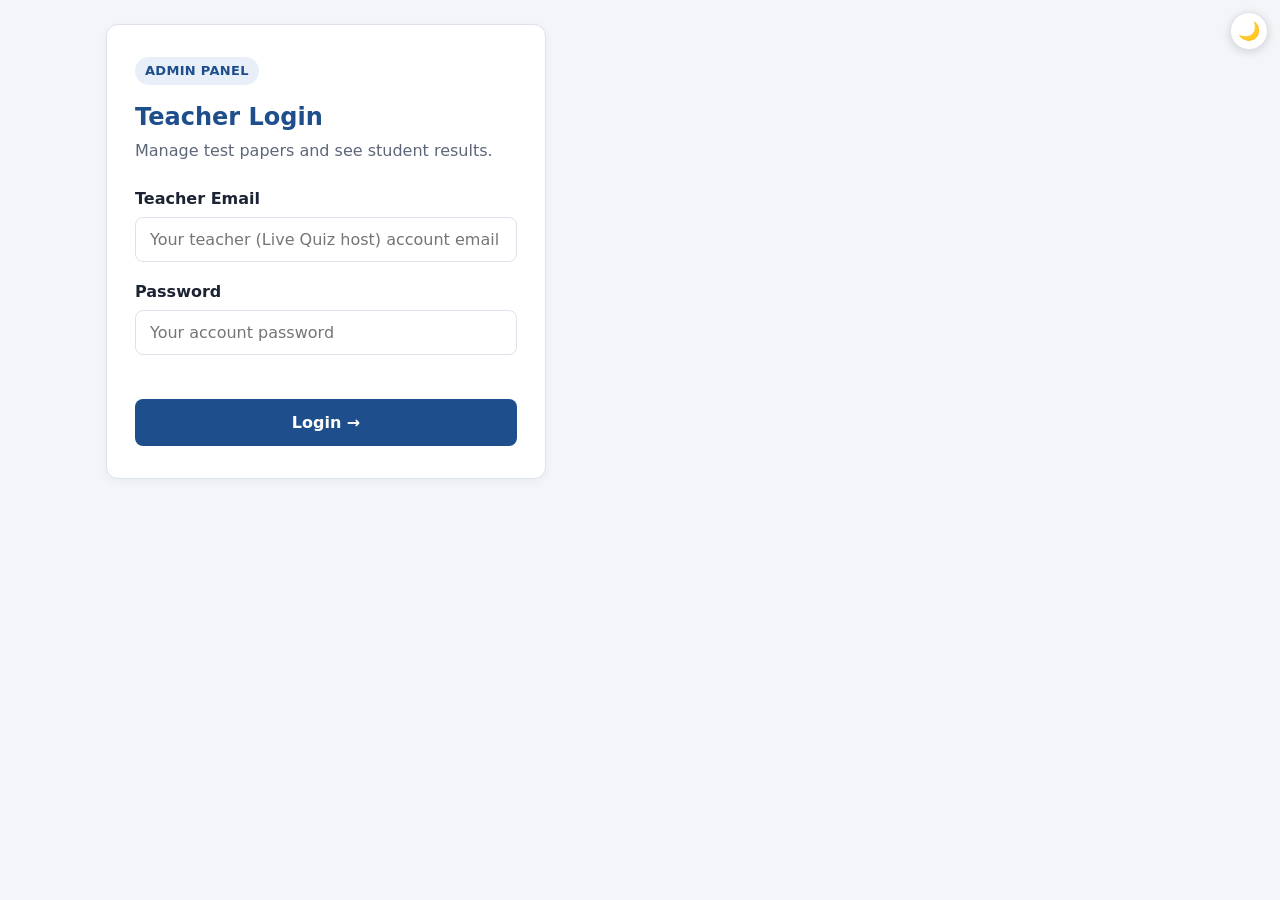
<file: admin.html>
<!DOCTYPE html>
<html lang="en">
<head>
<meta charset="UTF-8">
<meta name="viewport" content="width=device-width, initial-scale=1">
<meta name="robots" content="noindex, nofollow">
<title>Admin — Satyansh's Test Papers</title>
<link rel="stylesheet" href="assets/app.css?v=26111902">
<link rel="stylesheet" href="assets/dark.css?v=26111902">
<meta name="theme-color" content="#1f4e8c">
<script src="assets/theme.js?v=26111804"></script>
<script src="config.js?v=26112303"></script>
<script src="assets/supabase.js"></script>
<script src="assets/backend.js?v=26112302"></script>
<script>
window.MathJax = {
  tex: { inlineMath: [['\\(', '\\)']], displayMath: [['\\[', '\\]']], packages: {'[+]': ['mhchem']} },
  svg: { fontCache: 'global' }, options: { enableMenu: false }, startup: { typeset: false }
};
</script>
<script src="assets/mathjax-tex-svg.js" async></script>
<style>
.tabs{display:flex;gap:6px;flex-wrap:wrap;margin:0 0 16px}
.tab{background:#fff;border:1px solid var(--line);border-radius:8px;padding:9px 16px;font-weight:700;color:var(--muted)}
.tab.on{background:var(--brand);border-color:var(--brand);color:#fff}
.pane{display:none}.pane.on{display:block}
.grid2{display:grid;grid-template-columns:repeat(auto-fit,minmax(220px,1fr));gap:14px}
.field select,.field textarea{width:100%;padding:11px 12px;border:1px solid var(--line);border-radius:8px;font-size:15px;font-family:inherit;background:#fff}
.field textarea{min-height:120px;font-family:ui-monospace,Consolas,monospace;font-size:13px}
.field small{color:var(--muted)}
.tbl td input{width:70px;padding:6px;border:1px solid var(--line);border-radius:6px;text-align:center;font-family:inherit}
.tbl td input.wide{width:150px;text-align:left}
.st-on{background:var(--ok-bg);color:#1d7a45}.st-off{background:var(--neu-bg);color:var(--muted)}
.st{display:inline-block;padding:3px 10px;border-radius:20px;font-size:12px;font-weight:700}
.actions{display:flex;gap:6px;flex-wrap:wrap;justify-content:center}
.btn.xs{padding:5px 10px;font-size:13px}
.keygrid{display:flex;flex-wrap:wrap;gap:6px;margin:8px 0}
.keygrid span{background:#f1f3f7;border-radius:6px;padding:4px 8px;font-size:13px;font-weight:600;font-variant-numeric:tabular-nums}
.warn-list{background:var(--amb-bg);border-left:4px solid var(--warn);border-radius:8px;padding:10px 14px 10px 30px;margin:10px 0}
.preview{border:1px solid var(--line);border-radius:10px;padding:16px;margin-top:10px;overflow-x:auto}
.filters{display:flex;gap:10px;flex-wrap:wrap;margin-bottom:12px}
.filters input,.filters select{padding:9px 12px;border:1px solid var(--line);border-radius:8px;font-family:inherit;font-size:14px}
.drop{display:block;border:2px dashed #b9c6da;border-radius:12px;padding:22px;text-align:center;background:#fafbfd;cursor:pointer;color:var(--muted)}
.catsel{padding:6px 8px;border:1px solid var(--line);border-radius:6px;font-family:inherit;font-size:13px;background:#fff}
.drop.over{border-color:var(--brand);background:var(--brand-lt)}
</style>
</head>
<body>

<!-- ============ LOGIN ============ -->
<section id="aLogin" class="screen active">
  <div class="wrap">
    <form class="card login-card" id="aForm" novalidate>
      <span class="paper-tag">ADMIN PANEL</span>
      <h1>Teacher Login</h1>
      <p class="sub">Manage test papers and see student results.</p>
      <div class="msg-box err" id="aCfg" style="display:none">API_URL is empty in <b>config.js</b>. Paste your Apps Script Web App URL there first.</div>
      <div class="field" id="aEmailWrap" style="display:none">
        <label for="aEmail">Teacher Email</label>
        <input id="aEmail" type="email" autocomplete="username" placeholder="Your teacher (Live Quiz host) account email">
      </div>
      <div class="field">
        <label for="aPass" id="aPassLbl">Admin Password</label>
        <input id="aPass" type="password" autocomplete="current-password" placeholder="Enter admin password">
        <div class="err" id="aErr"></div>
      </div>
      <button class="btn" type="submit">Login →</button>
    </form>
  </div>
</section>

<!-- ============ DASHBOARD ============ -->
<section id="aDash" class="screen">
  <header class="topbar appbar">
    <div class="topbar-in">
      <div class="tb-left"><div class="t1">Admin Panel</div><div class="t2 js-brand"></div></div>
      <div class="user-box">
        <a class="btn small onbrand" id="sheetLink" href="#" target="_blank" rel="noopener" style="text-decoration:none">📊 Open Google Sheet</a>
        <a class="btn small onbrand" href="./" target="_blank" rel="noopener" style="text-decoration:none">Student Site ↗</a>
        <button class="btn small onbrand" id="aLogout" type="button">Logout</button>
      </div>
    </div>
  </header>
  <div class="wrap">
    <div class="tabs">
      <button class="tab on" data-tab="pPapers" type="button">📚 Papers</button>
      <button class="tab" data-tab="pAdd" type="button" id="tabAdd">➕ Add Paper</button>
      <button class="tab" data-tab="pResults" type="button">📈 Results</button>
    </div>

    <!-- Papers -->
    <div class="pane on" id="pPapers">
      <div class="card sec">
        <h2>Test Papers</h2>
        <p class="hint">Hidden papers are not shown to students. Use ▲ ▼ to change the order students see.</p>
        <div class="tbl-wrap" id="paperTable"><p class="hint">Loading…</p></div>
      </div>
    </div>

    <!-- Add / Edit -->
    <div class="pane" id="pAdd">
      <div class="card sec">
        <h2 id="formTitle">Add a New Paper</h2>
        <p class="hint">Upload the paper's <b>.json</b> question file (made by Claude or by mocktest_builder.py), check the details, then Save. It goes live for students immediately.</p>
        <div id="dropWrap">
          <label class="drop" id="drop"><input type="file" id="fileIn" accept=".json,application/json" hidden>
            <b>Click to choose the .json file</b> or drag it here</label>
          <details style="margin-top:10px"><summary style="cursor:pointer;color:var(--brand);font-weight:600">…or paste the JSON text</summary>
            <div class="field" style="margin-top:8px"><textarea id="jsonTxt" placeholder='{"sections": [...], "questions": [...]}'></textarea></div>
            <button class="btn small light" type="button" id="parseBtn">Load pasted JSON</button>
          </details>
        </div>
        <div id="formBody" style="display:none;margin-top:18px">
          <div class="grid2">
            <div class="field"><label>Paper Name * <span style="font-weight:400;color:var(--muted)">(use "Sub-folder | Title" to group papers, e.g. "Complex Numbers | Test 2")</span></label><input id="fName" placeholder="e.g. Complex Numbers | Test 2"></div>
            <div class="field"><label>Exam</label><input id="fExam" placeholder="JEE (Main)"></div>
            <div class="field"><label>Subject</label><input id="fSubject" placeholder="Mathematics"></div>
            <div class="field"><label>Duration (minutes) *</label><input id="fDur" type="number" min="1" max="600"></div>
            <div class="field"><label>Folder (where students see it) *</label><select id="fCat"></select></div>
          </div>
          <h2 style="font-size:16px;margin:10px 0 8px">Sections &amp; Marking</h2>
          <div class="tbl-wrap" id="secTable"></div>
          <h2 style="font-size:16px;margin:18px 0 4px">Answer Key — please check against your paper</h2>
          <div id="keyBox"></div>
          <div id="warnBox"></div>
          <h2 style="font-size:16px;margin:18px 0 4px">Question Preview</h2>
          <div class="filters"><select id="pvSel"></select></div>
          <div class="preview" id="pvBox"></div>
          <div class="modal-actions" style="justify-content:space-between">
            <button class="btn light" type="button" id="cancelForm">Cancel</button>
            <button class="btn green" type="button" id="saveBtn">💾 Save Paper</button>
          </div>
        </div>
      </div>
    </div>

    <!-- Results -->
    <div class="pane" id="pResults">
      <div class="card sec">
        <h2>Student Results</h2>
        <p class="hint">Every submitted test. <b>⬇ CSV</b> downloads the list shown (with question-wise responses) for Excel / Google Sheets. <b>Reopen</b> lets a student attempt that paper again.</p>
        <div class="filters">
          <select id="rPaper"><option value="">All papers</option></select>
          <input id="rSearch" placeholder="Search name, email or phone">
          <button class="btn small light" type="button" id="rRefresh">↻ Refresh</button>
          <button class="btn small light" type="button" id="rCsv">⬇ CSV</button>
        </div>
        <div class="tbl-wrap" id="resTable"><p class="hint">Loading…</p></div>
      </div>
    </div>
  </div>
</section>

<div class="overlay" id="overlay"><div class="spinner"></div><div id="overlayMsg">Working…</div></div>
<div class="toast" id="toast"></div>

<script>
const CFG=window.APP_CONFIG||{}, API=(CFG.API_URL||'').trim(), BRAND=CFG.HEADING||"Satyansh's Test Papers";
const $=id=>document.getElementById(id), LET='ABCDEFGH';
function esc(s){return String(s==null?'':s).replace(/[&<>"']/g,c=>({'&':'&amp;','<':'&lt;','>':'&gt;','"':'&quot;',"'":'&#39;'}[c]));}
function show(id){document.querySelectorAll('.screen').forEach(s=>s.classList.toggle('active',s.id===id));window.scrollTo(0,0);}
let toastT;function toast(m,ms=3500){const t=$('toast');t.textContent=m;t.classList.add('show');clearTimeout(toastT);toastT=setTimeout(()=>t.classList.remove('show'),ms);}
function busy(on,msg){$('overlayMsg').textContent=msg||'Working…';$('overlay').classList.toggle('open',!!on);}
function typeset(el,t=0){ if(window.MathJax&&MathJax.typesetPromise&&MathJax.startup&&MathJax.startup.promise){MathJax.startup.promise=MathJax.startup.promise.then(()=>{if(MathJax.typesetClear)MathJax.typesetClear([el]);return MathJax.typesetPromise([el]);}).catch(()=>{});} else if(t<80) setTimeout(()=>typeset(el,t+1),250); }
const SS={get(k){try{return sessionStorage.getItem(k)}catch(e){return null}},set(k,v){try{sessionStorage.setItem(k,v)}catch(e){}},del(k){try{sessionStorage.removeItem(k)}catch(e){}}};
document.querySelectorAll('.js-brand').forEach(e=>e.textContent=BRAND);
const SBON = !!(window.TP && TP.on);
let SB=null; try{ if(SBON && window.supabase) SB=window.supabase.createClient(CFG.SUPABASE_URL, CFG.SUPABASE_KEY); }catch(e){}
if(SBON){ $('aEmailWrap').style.display=''; $('aPassLbl').textContent='Password'; $('aPass').placeholder='Your account password'; $('sheetLink').style.display='none'; }
else if(!API) $('aCfg').style.display='block';

let PASS='', PAPERS=[], RESULTS=[], RLIST=[], DRAFT=null, EDIT_ID=null;
const FOLDERS=(CFG.FOLDERS&&CFG.FOLDERS.length)?CFG.FOLDERS:[{id:'topic',title:'Topic-wise Papers'},{id:'full',title:'Full Syllabus Papers'},{id:'main3h',title:'JEE Main 3-Hour Papers',allSubjects:true},{id:'sheet',title:'Practice Sheets',practice:true}];
const catOpts=sel=>FOLDERS.map(f=>`<option value="${esc(f.id)}"${f.id===sel?' selected':''}>${esc(f.title)}</option>`).join('');
const OFF_SUBJ=((CFG.SUBJECTS)||[]).filter(s=>!s.show).map(s=>s.name);
const subjOff=p=>((FOLDERS.find(f=>f.id===(p.category||'topic'))||{}).allSubjects ? undefined : OFF_SUBJ.find(n=>String(p.subject||'').toLowerCase().includes(n.toLowerCase())));
const guessCat=(st)=>FOLDERS.some(f=>f.id===st.category)?st.category:(Number(st.durationMin)>=180?'main3h':'topic');
$('fCat').innerHTML=catOpts('topic');
async function admin(op, extra={}){
  if(SBON) return TP.admin(op, extra, SB);   // papers + results in Supabase
  const r=await fetch(API,{method:'POST',redirect:'follow',headers:{'Content-Type':'text/plain;charset=utf-8'},body:JSON.stringify(Object.assign({action:'admin',op,password:PASS},extra))});
  const j=await r.json(); if(!j.ok) throw new Error(j.error||'Request failed'); return j;
}

/* ---------- login ---------- */
$('aForm').addEventListener('submit',async e=>{e.preventDefault();
  if(SBON){
    if(!SB){ $('aErr').textContent='Login service did not load. Refresh the page.'; return; }
    busy(true,'Signing in…');
    const { error } = await SB.auth.signInWithPassword({ email:$('aEmail').value.trim(), password:$('aPass').value });
    busy(false);
    if(error){ $('aErr').textContent=/invalid/i.test(error.message)?'Wrong email or password.':error.message; return; }
    $('aPass').value=''; await doLogin(); return;
  }
  if(!API) return; PASS=$('aPass').value; await doLogin();});
async function doLogin(){
  busy(true,'Signing in…');
  try{ const r=await admin('login'); if(!SBON){ SS.set('stp_admin',PASS); $('sheetLink').href=r.sheetUrl||'#'; } $('aErr').textContent='';
       show('aDash'); await loadPapers(); }
  catch(err){ $('aErr').textContent=err.message==='Wrong password'?'Wrong password.':('Could not sign in: '+err.message); SS.del('stp_admin');
       if(SBON && SB) SB.auth.signOut().catch(()=>{}); show('aLogin'); }
  busy(false);
}
$('aLogout').addEventListener('click',async()=>{SS.del('stp_admin');PASS='';$('aPass').value=''; if(SBON&&SB) await SB.auth.signOut().catch(()=>{}); show('aLogin');});
(async function(){
  if(SBON){ if(SB){ const s=(await SB.auth.getSession()).data.session; if(s) doLogin(); } return; }
  const p=SS.get('stp_admin'); if(API&&p){PASS=p;doLogin();}})();

/* ---------- tabs ---------- */
function tab(id){document.querySelectorAll('.tab').forEach(t=>t.classList.toggle('on',t.dataset.tab===id));document.querySelectorAll('.pane').forEach(p=>p.classList.toggle('on',p.id===id));
  if(id==='pResults') loadResults(); if(id==='pPapers') loadPapers(); }
document.querySelectorAll('.tab').forEach(t=>t.addEventListener('click',()=>{ if(t.dataset.tab==='pAdd' && !EDIT_ID) resetForm(); tab(t.dataset.tab); }));

/* ---------- papers ---------- */
async function loadPapers(){
  try{ PAPERS=(await admin('papers')).papers||[]; }catch(e){ $('paperTable').innerHTML=`<div class="msg-box err">${esc(e.message)}</div>`; return; }
  if(!PAPERS.length){ $('paperTable').innerHTML='<div class="empty">No papers yet. Use <b>➕ Add Paper</b> to upload your first paper.</div>'; }
  else $('paperTable').innerHTML=`<table class="tbl"><thead><tr><th>#</th><th class="l">Paper</th><th>Folder</th><th>Questions</th><th>Duration</th><th>Marks</th><th>Status</th><th>Order</th><th>Actions</th></tr></thead><tbody>${
    PAPERS.map((p,k)=>`<tr><td>${k+1}</td><td class="l"><b>${esc(p.name)}</b><br><span style="font-size:12px;color:var(--muted)">${esc([p.exam,p.subject].filter(Boolean).join(' · '))} · ID ${esc(p.id)} · updated ${esc(p.updated)}</span></td>
      <td><select class="catsel" data-cat="${esc(p.id)}">${catOpts(p.category||'topic')}</select></td>
      <td>${p.questions}</td><td>${p.durationMin} min</td><td>${p.maxMarks}</td>
      <td><span class="st ${p.active&&!subjOff(p)?'st-on':'st-off'}">${!p.active?'Hidden':(subjOff(p)?'Hidden ('+esc(subjOff(p))+' is off)':'Visible')}</span></td>
      <td><div class="actions"><button class="btn xs light" data-up="${k}" ${k===0?'disabled':''}>▲</button><button class="btn xs light" data-down="${k}" ${k===PAPERS.length-1?'disabled':''}>▼</button></div></td>
      <td><div class="actions"><button class="btn xs light" data-toggle="${esc(p.id)}">${p.active?'Hide':'Show'}</button>
        <button class="btn xs ghost" data-edit="${esc(p.id)}">Edit</button><button class="btn xs red" data-del="${esc(p.id)}">Delete</button></div></td></tr>`).join('')}</tbody></table>`;
  $('rPaper').innerHTML='<option value="">All papers</option>'+PAPERS.map(p=>`<option value="${esc(p.id)}">${esc(p.name)}</option>`).join('');
}
$('paperTable').addEventListener('change',async e=>{
  const s=e.target.closest('[data-cat]'); if(!s) return;
  busy(true,'Moving paper…');
  try{ await admin('setCategory',{id:s.dataset.cat,category:s.value}); toast('Paper moved to "'+(FOLDERS.find(f=>f.id===s.value)||{}).title+'"'); await loadPapers(); }
  catch(err){ toast('Error: '+err.message,5000); }
  busy(false);
});
$('paperTable').addEventListener('click',async e=>{
  const b=e.target.closest('button'); if(!b) return;
  try{
    if(b.dataset.toggle){ const p=PAPERS.find(x=>x.id===b.dataset.toggle); busy(true); await admin('setActive',{id:p.id,active:!p.active}); toast(p.active?'Paper hidden from students':'Paper is now visible'); }
    else if(b.dataset.up||b.dataset.down){ const k=+(b.dataset.up||b.dataset.down), j=b.dataset.up?k-1:k+1;
      const arr=PAPERS.slice(); [arr[k],arr[j]]=[arr[j],arr[k]]; busy(true,'Saving order…');
      for(let i=0;i<arr.length;i++) if(arr[i].order!==i+1) await admin('setOrder',{id:arr[i].id,order:i+1}); }
    else if(b.dataset.edit){ busy(true,'Loading paper…'); const r=await admin('getPaper',{id:b.dataset.edit}); EDIT_ID=b.dataset.edit; loadDraft(r.paper,true); tab('pAdd'); busy(false); return; }
    else if(b.dataset.del){ const p=PAPERS.find(x=>x.id===b.dataset.del);
      if(!confirm(`Delete "${p.name}"?\n\nStudents will no longer see it. Results already submitted for it are kept.`)) return;
      busy(true,'Deleting…'); await admin('deletePaper',{id:p.id}); toast('Paper deleted'); }
    await loadPapers();
  }catch(err){ toast('Error: '+err.message,5000); }
  busy(false);
});

/* ---------- add / edit ---------- */
function resetForm(){ EDIT_ID=null; DRAFT=null; $('formTitle').textContent='Add a New Paper'; $('dropWrap').style.display=''; $('formBody').style.display='none'; $('fileIn').value=''; $('jsonTxt').value=''; }
$('cancelForm').addEventListener('click',()=>{resetForm();tab('pPapers');});
$('fileIn').addEventListener('change',e=>{const f=e.target.files[0]; if(f) readFile(f);});
const drop=$('drop');
['dragover','dragenter'].forEach(ev=>drop.addEventListener(ev,e=>{e.preventDefault();drop.classList.add('over');}));
['dragleave','drop'].forEach(ev=>drop.addEventListener(ev,e=>{e.preventDefault();drop.classList.remove('over');}));
drop.addEventListener('drop',e=>{const f=e.dataTransfer.files[0]; if(f) readFile(f);});
function readFile(f){ const rd=new FileReader(); rd.onload=()=>parseJSON(rd.result, f.name); rd.readAsText(f,'utf-8'); }
$('parseBtn').addEventListener('click',()=>parseJSON($('jsonTxt').value,''));
function parseJSON(txt, fname){
  let d; try{ d=JSON.parse(txt.replace(/^﻿/,'')); }catch(e){ toast('This is not a valid JSON file: '+e.message,6000); return; }
  if(!d || !Array.isArray(d.questions) || !d.questions.length){ toast('No "questions" found in this file.',5000); return; }
  if(!d.settings) d.settings={paperName:d.title||(fname||'').replace(/(_questions)?\.json$/i,'').replace(/_/g,' '), durationMin:d.durationMin||60};
  loadDraft(d,false);
}
function normalise(d){
  const warn=[]; let secs=d.sections||[];
  if(!secs.length){ const ids=[]; d.questions.forEach(q=>{q.section=q.section||(q.type==='mcq'?'A':'B'); if(!ids.includes(q.section)) ids.push(q.section);});
    secs=ids.map(i=>({id:i,title:'Section '+i,type:(d.questions.find(q=>q.section===i)||{}).type||'mcq',correct:4,wrong:-1})); }
  secs.forEach(s=>{ s.title=s.title||('Section '+s.id); s.correct=Number(s.correct??4); s.wrong=Number(s.wrong??-1); if(s.wrong>0) s.wrong=-s.wrong; });
  const ids=secs.map(s=>s.id);
  d.questions.forEach((q,n)=>{
    if(!ids.includes(q.section)){ warn.push(`Q${n+1}: unknown section "${q.section}" — moved to ${secs[0].id}`); q.section=secs[0].id; }
    q.type=q.type||(secs.find(s=>s.id===q.section)||{}).type||'mcq'; q.topic=q.topic||'General'; q.area=q.area||q.topic; q.sol=q.sol||'';
    if(q.type==='mcq'){
      if(!Array.isArray(q.opts)||q.opts.length<2) warn.push(`Q${n+1}: MCQ has fewer than 2 options`);
      if(typeof q.ans==='string' && /^[A-H]$/i.test(q.ans.trim())) q.ans=LET.indexOf(q.ans.trim().toUpperCase());
      q.ans=Number(q.ans); if(!(q.ans>=0 && q.ans<(q.opts||[]).length)) warn.push(`Q${n+1}: answer index is outside the options`);
    }else{ delete q.opts; if(isNaN(Number(q.ans))) warn.push(`Q${n+1}: numerical answer "${q.ans}" is not a number`); else q.ans=Number(q.ans); }
    if(!q.q || !String(q.q).trim()) warn.push(`Q${n+1}: question text is empty`);
    if(!q.sol) warn.push(`Q${n+1}: no solution given`);
  });
  d.sections=secs; return warn;
}
function loadDraft(d, editing){
  DRAFT=JSON.parse(JSON.stringify(d)); const warn=normalise(DRAFT); const st=DRAFT.settings||{};
  $('formTitle').textContent=editing?('Edit Paper — '+(st.paperName||'')):'Add a New Paper';
  $('dropWrap').style.display=editing?'none':''; $('formBody').style.display='';
  $('fName').value=st.paperName||''; $('fExam').value=st.exam||'JEE (Main)'; $('fSubject').value=st.subject||'Mathematics'; $('fDur').value=st.durationMin||60; $('fCat').innerHTML=catOpts(guessCat(st));
  renderSecTable(); renderKey(warn);
  $('pvSel').innerHTML=DRAFT.questions.map((q,i)=>`<option value="${i}">Question ${i+1} — ${esc(q.topic)}</option>`).join('');
  preview(0);
}
function renderSecTable(){
  $('secTable').innerHTML=`<table class="tbl"><thead><tr><th class="l">Section</th><th>Type</th><th>Questions</th><th>Correct (+)</th><th>Wrong (−)</th></tr></thead><tbody>${
    DRAFT.sections.map((s,k)=>`<tr><td class="l"><input class="wide" data-st="${k}" value="${esc(s.title)}"></td><td>${s.type==='mcq'?'MCQ':'Numerical'}</td>
    <td>${DRAFT.questions.filter(q=>q.section===s.id).length}</td>
    <td><input type="number" step="any" data-sc="${k}" value="${s.correct}"></td><td><input type="number" step="any" data-sw="${k}" value="${s.wrong}"></td></tr>`).join('')}</tbody></table>
    <p class="hint" style="margin-top:6px">Wrong = marks for a wrong answer, e.g. −1. Use 0 for no negative marking. Max marks: <b id="maxM"></b></p>`;
  updMax();
}
$('secTable').addEventListener('input',e=>{const t=e.target;
  if(t.dataset.st) DRAFT.sections[+t.dataset.st].title=t.value;
  if(t.dataset.sc) DRAFT.sections[+t.dataset.sc].correct=Number(t.value);
  if(t.dataset.sw){ let v=Number(t.value); DRAFT.sections[+t.dataset.sw].wrong=v>0?-v:v; }
  updMax();});
function updMax(){ const el=$('maxM'); if(!el) return; el.textContent=DRAFT.sections.reduce((t,s)=>{ const n=DRAFT.questions.filter(q=>q.section===s.id).length, c=Number(s.maxAttempt)>0?Number(s.maxAttempt):0; return t+(c?Math.min(c,n):n)*(Number(s.correct)||0); },0); }
function renderKey(warn){
  const qs=DRAFT.questions;
  const key=qs.map((q,i)=>`<span>Q${i+1}: ${q.type==='mcq'?(LET[q.ans]||'?'):esc(q.ans)}</span>`).join('');
  const mcq=qs.filter(q=>q.type==='mcq'); const dist=[0,1,2,3].map(i=>`${LET[i]}=${mcq.filter(q=>q.ans===i).length}`).join(' · ');
  $('keyBox').innerHTML=`<div class="keygrid">${key}</div><p class="hint">${qs.length} questions · MCQ answer distribution: ${dist}</p>`;
  $('warnBox').innerHTML=warn.length?`<ul class="warn-list">${warn.map(w=>`<li>${esc(w)}</li>`).join('')}</ul>`:'<p style="color:#1d7a45;font-weight:600;margin:6px 0">✓ No problems found in the file.</p>';
}
$('pvSel').addEventListener('change',e=>preview(+e.target.value));
function preview(i){
  const q=DRAFT.questions[i]; if(!q) return;
  let h=`<div class="q-text">${q.q}</div>`;
  if(q.type==='mcq') h+=q.opts.map((o,k)=>`<div class="sol-opt${k===q.ans?' correct':''}"><span class="ol">${LET[k]}</span><span class="ot">${o}</span>${k===q.ans?'<span class="badge c">Correct</span>':''}</div>`).join('');
  else h+=`<p><b>Answer:</b> ${esc(q.ans)}${q.tol!=null?' (± '+esc(q.tol)+')':''}</p>`;
  h+=`<div class="sol-box" style="margin-top:12px"><h3>Solution</h3><div class="st">${q.sol||'<i>none</i>'}</div></div>`;
  $('pvBox').innerHTML=h; typeset($('pvBox'));
}
$('saveBtn').addEventListener('click',async()=>{
  const name=$('fName').value.trim(); let dur=parseInt($('fDur').value,10);
  if(!(dur>0) && (FOLDERS.find(f=>f.id===$('fCat').value)||{}).practice) dur=60;   // sheets have no timer
  if(!name){ toast('Please enter the paper name.'); $('fName').focus(); return; }
  if(!(dur>0)){ toast('Please enter the duration in minutes.'); $('fDur').focus(); return; }
  DRAFT.settings={paperName:name, exam:$('fExam').value.trim(), subject:$('fSubject').value.trim(), durationMin:dur, category:$('fCat').value};
  const paper={settings:DRAFT.settings, sections:DRAFT.sections, instructions:DRAFT.instructions||[], questions:DRAFT.questions};
  busy(true,'Saving paper…');
  try{ await admin('savePaper',{paper, id:EDIT_ID||undefined}); toast(EDIT_ID?'Paper updated ✓':'Paper added — students can see it now ✓',4500); resetForm(); tab('pPapers'); }
  catch(err){ toast('Could not save: '+err.message,6000); }
  busy(false);
});

/* ---------- results ---------- */
async function loadResults(){
  $('resTable').innerHTML='<p class="hint">Loading…</p>';
  try{ const r=await admin('results',{limit:1000}); RESULTS=r.results||[]; renderResults(); }
  catch(e){ $('resTable').innerHTML=`<div class="msg-box err">${esc(e.message)}</div>`; }
}
function renderResults(){
  const pf=$('rPaper').value, s=$('rSearch').value.trim().toLowerCase();
  const list=RLIST=RESULTS.filter(r=>(!pf||r.paperId===pf)&&(!s||String(r.name).toLowerCase().includes(s)||String(r.phone).includes(s)||String(r.email||'').toLowerCase().includes(s)));
  if(!list.length){ $('resTable').innerHTML='<div class="empty">No results yet.</div>'; return; }
  $('resTable').innerHTML=`<p class="hint">${list.length} result(s)</p><table class="tbl"><thead><tr><th class="l">Submitted</th><th class="l">Name</th><th class="l">Email / Phone</th><th class="l">Paper</th><th>Score</th><th>%</th><th>C / W / S</th><th>Time (min)</th><th>Auto</th><th>Status</th><th></th></tr></thead><tbody>${
    list.map((r,k)=>{const re=String(r.status||'').toLowerCase().includes('reopen');
      return `<tr${re?' style="opacity:.55"':''}><td class="l">${esc(r.time)}</td><td class="l">${esc(r.name)}</td><td class="l" style="font-size:13px">${r.email?esc(r.email)+'<br>':''}${esc(r.phone)}</td><td class="l">${esc(r.paperName)}</td>
      <td><b>${esc(r.score)}</b> / ${esc(r.maxMarks)}</td><td>${esc(r.pct)}</td><td><span class="res-c">${esc(r.correct)}</span> / <span class="res-w">${esc(r.wrong)}</span> / ${esc(r.skipped)}</td>
      <td>${esc(r.minutes)}</td><td>${esc(r.auto)}</td><td style="font-size:12px">${esc(r.status||'—')}</td>
      <td>${re?'':`<button class="btn xs light" data-reopen="${k}">Reopen</button>`}</td></tr>`;}).join('')}</tbody></table>`;
}
$('rPaper').addEventListener('change',renderResults);
$('rSearch').addEventListener('input',renderResults);
$('rRefresh').addEventListener('click',loadResults);
$('rCsv').addEventListener('click',()=>{
  const list=RLIST.length?RLIST:RESULTS; if(!list.length){ toast('No results to download.'); return; }
  const cols=[['time','Submitted'],['name','Name'],['email','Email'],['phone','Phone'],['paperName','Paper'],['paperId','Paper ID'],['score','Score'],['maxMarks','Max Marks'],
    ['pct','Percentage'],['correct','Correct'],['wrong','Incorrect'],['skipped','Unattempted'],['minutes','Time (min)'],['auto','Auto Submitted'],['status','Status'],
    ['strong','Strong Topics'],['weak','Weak Topics'],['qwise','Question-wise Responses']];
  const cell=v=>{ v=String(v==null?'':v); return /[",\n]/.test(v)?'"'+v.replace(/"/g,'""')+'"':v; };
  const csv='\ufeff'+[cols.map(c=>c[1]).join(',')].concat(list.map(r=>cols.map(c=>cell(r[c[0]])).join(','))).join('\r\n');
  const a=document.createElement('a'); a.href=URL.createObjectURL(new Blob([csv],{type:'text/csv;charset=utf-8'}));
  a.download='results-'+new Date().toISOString().slice(0,10)+'.csv'; document.body.appendChild(a); a.click(); a.remove();
});
$('resTable').addEventListener('click',async e=>{
  const b=e.target.closest('[data-reopen]'); if(!b) return;
  const r=RLIST[+b.dataset.reopen]; if(!r) return;
  if(!confirm(`Allow ${r.name} (${r.email||r.phone}) to attempt "${r.paperName}" again?\n\nThe old result is kept, marked "Reopened".`)) return;
  busy(true,'Reopening…');
  try{ await admin('reopen',{phone:r.phone,userId:r.userId,email:r.email,paperId:r.paperId}); toast('Done — the student can attempt this paper again.'); await loadResults(); }
  catch(err){ toast('Error: '+err.message,5000); }
  busy(false);
});
</script>
</body>
</html>
</file>
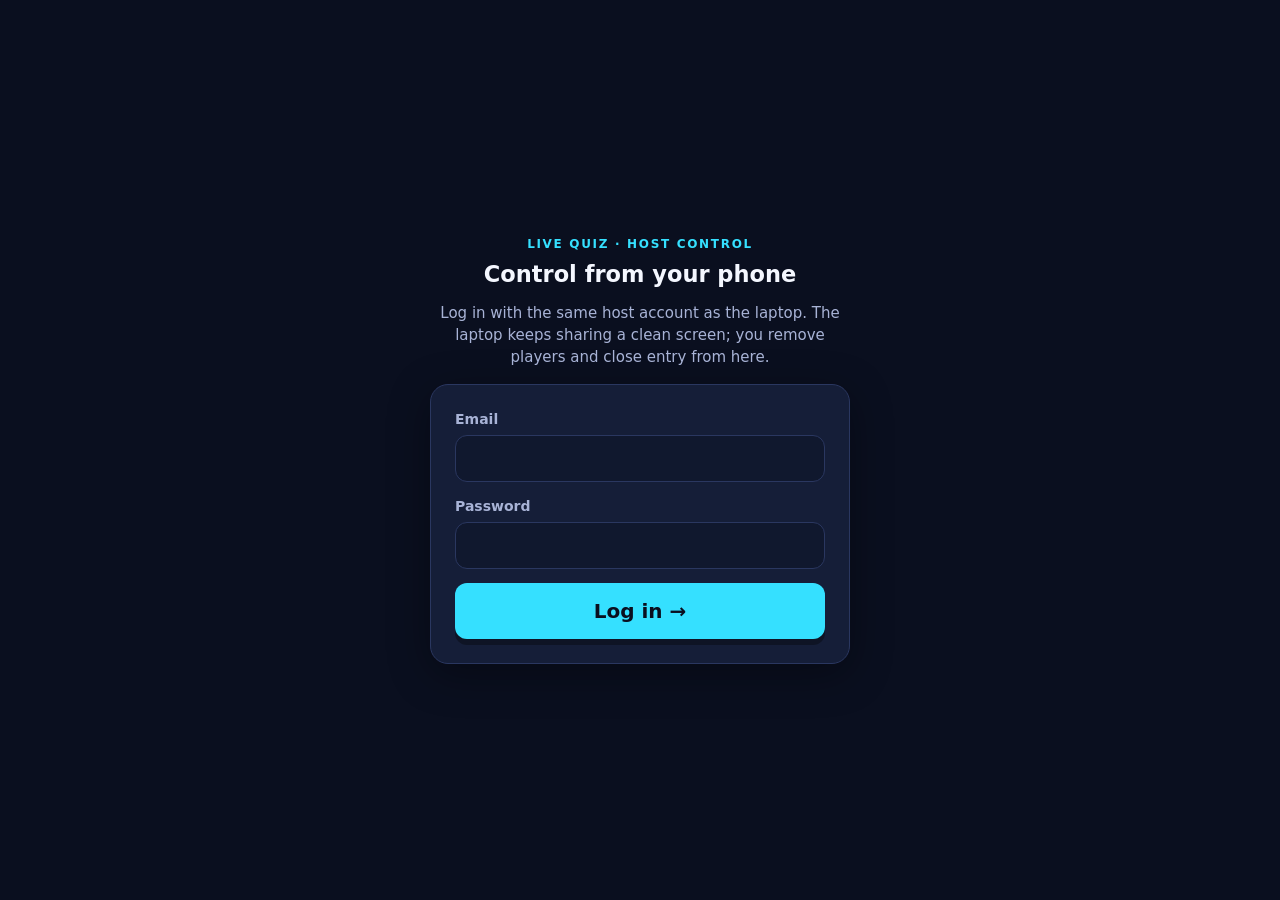
<file: live-control.html>
<!DOCTYPE html>
<html lang="en">
<head>
<meta charset="UTF-8">
<meta name="viewport" content="width=device-width, initial-scale=1, viewport-fit=cover">
<meta name="robots" content="noindex, nofollow">
<meta name="theme-color" content="#0a0f1f">
<title>Live Quiz — Host Control</title>
<link rel="stylesheet" href="assets/live.css">
<script src="config.js?v=26112303"></script>
<script src="assets/supabase.js"></script>
<script src="assets/live-common.js"></script>
<style>
body{font-size:15px}
.bar{position:sticky;top:0;z-index:20;background:rgba(10,15,31,.96);border-bottom:1px solid var(--line);padding:10px 14px}
.bar .row{display:flex;align-items:center;justify-content:space-between;gap:10px}
.tabs{display:flex;gap:6px;margin-top:10px;overflow-x:auto}
.tab{flex:0 0 auto;background:var(--card2);border:1.5px solid var(--line);color:var(--muted);padding:8px 13px;border-radius:10px;font-weight:700;position:relative}
.tab.on{background:var(--cyan);color:#0a0f1f;border-color:var(--cyan)}
.badge{display:inline-block;min-width:20px;padding:1px 6px;border-radius:12px;background:var(--pink);color:#fff;font-size:12px;font-weight:800;margin-left:4px}
.badge:empty{display:none}
.page{display:none;padding:14px;max-width:760px;margin:0 auto;width:100%}
.page.on{display:block}
.qinfo{display:flex;flex-wrap:wrap;gap:8px;align-items:center;margin-bottom:12px}
.sw{display:flex;align-items:center;justify-content:space-between;gap:12px;padding:12px 14px;background:var(--card);border:1px solid var(--line);border-radius:14px;margin-bottom:8px}
.sw b{display:block} .sw small{color:var(--muted)}
.tg{position:relative;width:52px;height:30px;flex:0 0 auto}
.tg input{opacity:0;width:0;height:0}
.tg span{position:absolute;inset:0;background:var(--card2);border:1.5px solid var(--line);border-radius:30px;transition:.15s}
.tg span:before{content:"";position:absolute;width:22px;height:22px;left:3px;top:2.5px;background:var(--muted);border-radius:50%;transition:.15s}
.tg input:checked + span{background:var(--grn);border-color:var(--grn)}
.tg input:checked + span:before{transform:translateX(21px);background:#0a0f1f}
.search{width:100%;padding:11px 13px;border-radius:12px;border:1.5px solid var(--line);background:var(--bg2);color:var(--ink);font-size:16px;margin:8px 0 10px}
.pl{display:flex;align-items:center;gap:10px;padding:11px 12px;border:1px solid var(--line);border-radius:14px;background:var(--card);margin-bottom:8px}
.pl.flag{border-color:#a8453f;background:#2a1a2a}
.pl.gone{opacity:.55}
.pl .who{flex:1;min-width:0}
.pl .nm{font-weight:800;overflow-wrap:anywhere}
.pl .em{color:var(--muted);font-size:13px;overflow-wrap:anywhere}
.pl .why{color:#ffb3bd;font-size:12.5px;margin-top:3px}
.pl .act{display:flex;flex-direction:column;gap:6px;align-items:stretch}
.tag{display:inline-block;font-size:11px;font-weight:800;padding:1px 7px;border-radius:8px;margin-left:4px;vertical-align:1px}
.tag.g{background:#1d3a66;color:#9cc4ff} .tag.r{background:#5a2030;color:#ffd0d6} .tag.y{background:#4d3d10;color:#ffe08a}
.empty{text-align:center;color:var(--muted);padding:30px 10px}
.toast{position:fixed;left:50%;bottom:18px;transform:translateX(-50%) translateY(200%);visibility:hidden;z-index:60;background:#1b2647;border:1px solid var(--line);
  color:var(--ink);padding:12px 16px;border-radius:14px;font-weight:700;display:flex;gap:12px;align-items:center;transition:transform .25s;max-width:92vw}
.toast.show{transform:translateX(-50%) translateY(0);visibility:visible}
.alert-new{position:fixed;top:0;left:0;right:0;z-index:70;background:var(--pink);color:#fff;padding:12px 14px;font-weight:800;display:none;align-items:center;gap:10px}
.alert-new.on{display:flex}
.wrow{display:flex;flex-wrap:wrap;gap:6px}
.chip{display:inline-flex;align-items:center;gap:6px;padding:4px 6px 4px 10px;border-radius:20px;background:var(--card2);border:1px solid var(--line);font-size:13px;font-weight:700}
.chip button{background:none;border:0;color:var(--muted);font-weight:900;padding:0 4px}
.addrow{display:flex;gap:6px;flex-wrap:wrap;margin:8px 0 14px}
.addrow input,.addrow select{padding:10px 12px;border-radius:10px;border:1.5px solid var(--line);background:var(--bg2);color:var(--ink);font-size:15px}
.addrow input{flex:1;min-width:140px}
h3{font-size:16px;margin:18px 0 6px}
</style>
</head>
<body>
<div class="net" id="net">Reconnecting…</div>
<div class="alert-new" id="alertNew"><span style="flex:1" id="alertTxt"></span><button class="btn sm" id="alertGo" style="background:#fff">See</button></div>

<!-- login -->
<section class="screen" id="sLogin">
  <div class="center"><div style="width:100%;max-width:420px">
    <div class="brand">Live Quiz · Host Control</div>
    <h1 style="margin-top:8px">Control from your phone</h1>
    <p class="muted">Log in with the same host account as the laptop. The laptop keeps sharing a clean screen; you remove players and close entry from here.</p>
    <form class="card" id="loginForm" novalidate style="margin-top:14px;text-align:left">
      <div id="loginMsg"></div>
      <div class="field"><label for="lEmail">Email</label><input id="lEmail" type="email" autocomplete="email"></div>
      <div class="field"><label for="lPass">Password</label><input id="lPass" type="password" autocomplete="current-password"></div>
      <button class="btn big" style="width:100%" type="submit">Log in →</button>
    </form>
  </div></div>
</section>

<!-- app -->
<section class="screen" id="sApp">
  <div class="bar">
    <div class="row">
      <div><div class="brand">Host Control</div><div style="font-weight:800" id="hdTitle">No quiz running</div></div>
      <div style="display:flex;gap:6px">
        <button class="btn ghost sm" id="notifBtn" title="Phone notifications">🔔</button>
        <button class="btn ghost sm" id="sndBtn" title="Sound">🔊</button>
        <a class="btn ghost sm" href="live-host.html" style="text-decoration:none" title="Quiz screen (laptop)">🖥️</a>
        <button class="btn ghost sm" id="outBtn">Log out</button>
      </div>
    </div>
    <div class="tabs">
      <button class="tab on" data-p="pLive">Live quiz <span class="badge" id="bLive"></span></button>
      <button class="tab" data-p="pAlerts">Spam alerts <span class="badge" id="bAlerts"></span></button>
      <button class="tab" data-p="pScan">All accounts</button>
      <button class="tab" data-p="pWords">Words</button>
    </div>
  </div>

  <!-- live quiz -->
  <div class="page on" id="pLive">
    <div id="noQuiz" class="empty">No live quiz is running.<br>Create one on the laptop (live-host.html); it shows up here by itself.</div>
    <div id="liveBox" style="display:none">
      <div class="qinfo">
        <span class="pill">Code <b style="color:var(--yel)" id="lvCode"></b></span>
        <span class="pill" id="lvStage"></span>
        <span class="pill">👥 <b style="color:var(--ink)" id="lvCount">0</b></span>
        <span class="pill" id="lvFlag" style="display:none;color:#ffb3bd"></span>
      </div>
      <label class="sw"><div><b>🔒 Close entry</b><small>No new player can join. Players already in can reconnect.</small></div>
        <span class="tg"><input type="checkbox" id="swLocked"><span></span></span></label>
      <label class="sw"><div><b>🙈 Hide names on the shared screen</b><small>The lobby shows only the count.</small></div>
        <span class="tg"><input type="checkbox" id="swHide"><span></span></span></label>
      <input class="search" id="q" placeholder="Search name or email" autocomplete="off">
      <div id="plist"></div>
    </div>
  </div>

  <!-- alerts -->
  <div class="page" id="pAlerts">
    <div style="display:flex;justify-content:space-between;align-items:center;gap:8px;flex-wrap:wrap">
      <p class="muted" style="margin:0">Suspicious sign-ups, name changes and quiz joins.</p>
      <button class="btn ghost sm" id="seenBtn">Mark all seen</button>
    </div>
    <div id="alist" style="margin-top:10px"></div>
  </div>

  <!-- scan -->
  <div class="page" id="pScan">
    <p class="muted" style="margin-top:0">Checks every account in the database against the word lists, junk-name rules and temporary-email domains.</p>
    <div style="display:flex;gap:8px;flex-wrap:wrap;align-items:center">
      <button class="btn yel" id="scanBtn">🔍 Scan all accounts</button>
      <select id="scanMin" class="search" style="width:auto;margin:0">
        <option value="3">Suspicious and worse</option><option value="6">Junk / fake and worse</option><option value="10">Only abusive</option>
      </select>
    </div>
    <div id="slist" style="margin-top:12px"></div>
  </div>

  <!-- words -->
  <div class="page" id="pWords">
    <h3>Blocked words</h3>
    <p class="muted" style="margin:0 0 6px;font-size:13.5px"><b>Anywhere</b> = caught even inside other text ("fuckboy", "f.u.c.k", "chuuutiya"). <b>Whole word</b> = only as a separate word (use for short words like "gand" that hide inside real names like "Sugandh").</p>
    <div class="addrow">
      <input id="wNew" placeholder="new word (English / Hinglish / हिंदी)">
      <select id="wMode"><option value="sub">Anywhere</option><option value="token">Whole word</option></select>
      <select id="wW"><option value="10">Abusive (refuse)</option><option value="6">Junk / fake</option><option value="3">Just alert</option></select>
      <button class="btn grn sm" id="wAdd">Add</button>
    </div>
    <input class="search" id="wq" placeholder="Search the list" autocomplete="off">
    <div class="wrow" id="wlist"></div>
    <h3>Real names that are allowed</h3>
    <p class="muted" style="margin:0 0 6px;font-size:13.5px">If a real student's name gets caught, add that part of the name here (e.g. "gandhi", "kamini").</p>
    <div class="addrow"><input id="sNew" placeholder="allowed name part"><button class="btn grn sm" id="sAdd">Add</button></div>
    <div class="wrow" id="safelist"></div>
    <h3>Temporary / fake email domains</h3>
    <div class="addrow"><input id="dNew" placeholder="e.g. tempmail.com"><button class="btn grn sm" id="dAdd">Add</button></div>
    <div class="wrow" id="dlist"></div>
  </div>
</section>

<div class="toast" id="toast"><span id="toastTxt"></span><button class="linkbtn" id="toastBtn" style="display:none">Undo</button></div>

<script>
const { $, esc, LS, SB, rpc, SFX, setSound } = LIVE;
let SID = null, LIVEST = null, PLAYERS = [], SEEN_FLAG = new Set(), FIRST = true;
let LAST_ALERT = 0, ALERTS = [], POLL = null, APOLL = null, WORDS = null;

function show(id){ document.querySelectorAll('.screen').forEach(s=>s.classList.toggle('on', s.id===id)); }
function msg(el, t, kind){ $(el).innerHTML = t ? `<div class="msg ${kind||'bad'}">${esc(t)}</div>` : ''; }
function when(t){ const d=new Date(t); return d.toLocaleString([], {day:'numeric', month:'short', hour:'numeric', minute:'2-digit'}); }
let toastT=null;
function toast(t, undo, ms){
  $('toastTxt').textContent=t; const b=$('toastBtn');
  b.style.display = undo ? '' : 'none'; b.onclick = undo ? ()=>{ $('toast').classList.remove('show'); undo(); } : null;
  $('toast').classList.add('show'); clearTimeout(toastT); toastT=setTimeout(()=>$('toast').classList.remove('show'), ms|| (undo?6000:3000));
}
function reasonsTxt(r){ return (r||[]).map(x=>String(x).replace(/^word: /,'“')+(String(x).startsWith('word: ')?'”':'')).join(' · '); }
function levelTag(sc){ return sc>=10 ? '<span class="tag r">high risk</span>' : sc>=6 ? '<span class="tag r">junk / fake</span>' : sc>=3 ? '<span class="tag y">suspicious</span>' : ''; }

/* ---------- alarms: sound, vibration, phone notification, red banner ---------- */
function alarm(text, page){
  SFX.wrong(); setTimeout(SFX.wrong, 250);
  if(navigator.vibrate) navigator.vibrate([200,100,200]);
  $('alertTxt').textContent = '⚠️ ' + text; $('alertNew').classList.add('on');
  $('alertGo').onclick = ()=>{ $('alertNew').classList.remove('on'); tab(page); };
  try{
    if('Notification' in window && Notification.permission==='granted' && document.visibilityState!=='visible')
      new Notification('Spammer detected', { body: text, tag: 'spam-'+Date.now() });
  }catch(e){}
}
$('notifBtn').onclick = async ()=>{
  if(!('Notification' in window)) return toast('This browser has no notifications. Keep this page open; it beeps and vibrates.');
  const p = await Notification.requestPermission();
  toast(p==='granted' ? '🔔 Notifications on (while this page is open in the background).' : 'Notifications are blocked in the browser settings.');
};
$('sndBtn').onclick = ()=>{ setSound(!LIVE.sound); $('sndBtn').textContent = LIVE.sound?'🔊':'🔇'; };
$('sndBtn').textContent = LIVE.sound?'🔊':'🔇';

/* ---------- tabs ---------- */
function tab(id){
  document.querySelectorAll('.tab').forEach(t=>t.classList.toggle('on', t.dataset.p===id));
  document.querySelectorAll('.page').forEach(p=>p.classList.toggle('on', p.id===id));
  if(id==='pWords' && !WORDS) loadWords();
  if(id==='pAlerts') drawAlerts();
}
document.querySelectorAll('.tab').forEach(t=>t.onclick=()=>tab(t.dataset.p));

/* ---------- login ---------- */
$('loginForm').addEventListener('submit', async e=>{
  e.preventDefault(); msg('loginMsg','');
  const { error } = await SB.auth.signInWithPassword({ email:$('lEmail').value.trim(), password:$('lPass').value });
  if(error) return msg('loginMsg','Login failed: '+error.message);
  start();
});
$('outBtn').onclick = async ()=>{ clearInterval(POLL); clearInterval(APOLL); await SB.auth.signOut().catch(()=>{}); show('sLogin'); };

async function start(){
  try{ if(!await rpc('live_is_admin')){ show('sLogin'); return msg('loginMsg','This account is not a quiz host.'); } }
  catch(e){ show('sLogin'); return msg('loginMsg', e.message); }
  show('sApp');
  clearInterval(POLL); POLL = setInterval(pollLive, 2000); pollLive();
  clearInterval(APOLL); APOLL = setInterval(pollAlerts, 8000); pollAlerts();
}

/* ---------- live quiz ---------- */
let BUSY = false;
async function pollLive(){
  if(BUSY) return; BUSY = true;
  try{
    if(!SID){
      const a = await rpc('live_active', {}, 0);
      if(!a){ $('noQuiz').style.display=''; $('liveBox').style.display='none'; $('hdTitle').textContent='No quiz running'; $('bLive').textContent=''; BUSY=false; return; }
      SID = a.id; SEEN_FLAG = new Set(); FIRST = true;
    }
    const r = await rpc('live_players_admin', { p_session: SID }, 0);
    $('net').classList.remove('on');
    if(r.status==='ended'){ SID=null; BUSY=false; return; }
    LIVEST = r; PLAYERS = r.players || [];
    drawLive();
    // newly flagged players
    const fresh = PLAYERS.filter(p=>!p.banned && p.flag>=3 && !SEEN_FLAG.has(p.user_id));
    fresh.forEach(p=>SEEN_FLAG.add(p.user_id));
    if(fresh.length && !FIRST) alarm(fresh.length===1 ? `${fresh[0].name} joined the quiz` : `${fresh.length} suspicious players joined`, 'pLive');
    FIRST = false;
  }catch(e){
    $('net').classList.add('on');
    if(/not found|Only the quiz host/i.test(e.message)) SID = null;
  }
  BUSY = false;
}
function stageTxt(r){
  if(r.status==='lobby') return 'Lobby';
  if(r.status==='ended') return 'Ended';
  return `Q ${Math.max(1, r.q_index+1)} / ${r.q_total} · ${r.status}`;
}
function drawLive(){
  const r = LIVEST, st = r.settings || {};
  $('noQuiz').style.display='none'; $('liveBox').style.display='';
  $('hdTitle').textContent = r.title; $('lvCode').textContent = r.code; $('lvStage').textContent = stageTxt(r);
  const live = PLAYERS.filter(p=>!p.banned), flagged = live.filter(p=>p.flag>=3);
  $('lvCount').textContent = live.length;
  $('lvFlag').style.display = flagged.length ? '' : 'none'; $('lvFlag').textContent = '⚠️ ' + flagged.length + ' suspicious';
  $('bLive').textContent = flagged.length || '';
  if(document.activeElement !== $('swLocked')) $('swLocked').checked = !!st.locked;
  if(document.activeElement !== $('swHide'))   $('swHide').checked   = !!st.hideNames;
  const q = $('q').value.trim().toLowerCase();
  const list = PLAYERS.filter(p=>!q || (p.name||'').toLowerCase().includes(q) || (p.email||'').toLowerCase().includes(q));
  $('plist').innerHTML = list.length ? list.map(p=>`
    <div class="pl ${p.banned?'gone':p.flag>=3?'flag':''}">
      <div class="who">
        <div class="nm">${esc(p.name)}${p.google?'<span class="tag g">Google</span>':''}${p.banned?'<span class="tag r">removed</span>':levelTag(p.flag)}${p.blocked?'<span class="tag r">blocked</span>':''}</div>
        <div class="em">${esc(p.email||'')} · ${p.score} pts${p.rank?' · #'+p.rank:''}</div>
        ${p.flag>=3 ? `<div class="why">${esc(reasonsTxt(p.why))}</div>` : ''}
      </div>
      <div class="act">
        ${p.banned ? `<button class="btn ghost sm" data-back="${p.user_id}">Bring back</button>`
                   : `<button class="btn pink sm" data-kick="${p.user_id}">Remove</button>`}
        ${p.blocked ? `<button class="btn ghost sm" data-unblock="${p.user_id}">Unblock</button>`
                    : `<button class="btn ghost sm" data-block="${p.user_id}" title="Block this account for all future quizzes">Block</button>`}
      </div>
    </div>`).join('') : `<div class="empty">${PLAYERS.length ? 'No match.' : 'Nobody has joined yet.'}</div>`;
}
$('q').addEventListener('input', ()=>LIVEST && drawLive());

async function kick(uid, ban){
  const p = PLAYERS.find(x=>x.user_id===uid) || {};
  try{
    await rpc('live_kick', { p_session: SID, p_user: uid, p_ban: ban });
    p.banned = ban; drawLive();
    if(ban) toast(`Removed ${p.name}`, ()=>kick(uid, false)); else toast(`${p.name} is back`);
  }catch(e){ toast(e.message); }
}
async function block(uid, on, name){
  try{
    await rpc('user_block', { p_user: uid, p_on: on, p_reason: 'spam' });
    PLAYERS.forEach(x=>{ if(x.user_id===uid) x.blocked = on; });
    ALERTS.forEach(x=>{ if(x.user_id===uid) x.blocked = on; });
    SCAN.forEach(x=>{ if(x.user_id===uid) x.blocked = on; });
    if(on && SID && PLAYERS.some(x=>x.user_id===uid && !x.banned)) await kick(uid, true);
    if(LIVEST) drawLive(); drawAlerts(); drawScan();
    toast(on ? `Blocked ${name||''}: no more quizzes; asked to use real name and email at login.` : `Unblocked ${name||''}`, on ? ()=>block(uid,false,name) : null);
  }catch(e){ toast(e.message); }
}
document.addEventListener('click', e=>{
  const t = e.target.closest('button'); if(!t) return;
  const nm = id => ((PLAYERS.find(x=>x.user_id===id)||ALERTS.find(x=>x.user_id===id)||SCAN.find(x=>x.user_id===id)||{}).name);
  if(t.dataset.kick) kick(t.dataset.kick, true);
  if(t.dataset.back) kick(t.dataset.back, false);
  if(t.dataset.block) block(t.dataset.block, true, nm(t.dataset.block));
  if(t.dataset.unblock) block(t.dataset.unblock, false, nm(t.dataset.unblock));
});
async function setSw(key, el){
  if(!SID) return;
  try{ const st = await rpc('live_set', { p_session: SID, p_patch: { [key]: el.checked } }); if(LIVEST) LIVEST.settings = st;
       toast({locked: el.checked?'🔒 Entry closed':'Entry open again', hideNames: el.checked?'Names hidden on the shared screen':'Names shown on the shared screen',
              googleOnly: el.checked?'Only Google accounts can join now':'Any account can join'}[key]); }
  catch(e){ el.checked = !el.checked; toast(e.message); }
}
$('swLocked').onchange = e=>setSw('locked', e.target);
$('swHide').onchange   = e=>setSw('hideNames', e.target);

/* ---------- spam alerts ---------- */
async function pollAlerts(){
  try{
    const r = await rpc('spam_alerts_list', { p_after: LAST_ALERT }, 0);
    const fresh = (r.alerts||[]).filter(a=>a.id>LAST_ALERT);
    if(fresh.length){
      const firstLoad = LAST_ALERT===0;
      ALERTS = fresh.concat(ALERTS).slice(0, 200);
      LAST_ALERT = Math.max(...ALERTS.map(a=>a.id));
      const outside = fresh.filter(a=>!a.seen && a.source!=='live_join');
      if(!firstLoad && outside.length) alarm(outside.length===1 ? `Suspicious ${outside[0].source==='signup'?'sign-up':'name change'}: ${outside[0].name}` : `${outside.length} new spam alerts`, 'pAlerts');
      drawAlerts();
    }
    $('bAlerts').textContent = r.unseen || '';
  }catch(e){
    if(/spam_alerts_list|not set up/i.test(e.message)) $('alist').innerHTML = '<div class="msg bad">Run backend/spam_guard.sql in Supabase first.</div>';
  }
}
const SRC = { signup:'Sign-up', name_change:'Name changed', live_join:'Joined live quiz' };
function drawAlerts(){
  $('alist').innerHTML = ALERTS.length ? ALERTS.map(a=>`
    <div class="pl ${a.blocked?'gone':a.seen?'':'flag'}">
      <div class="who">
        <div class="nm">${esc(a.name||'(no name)')}${levelTag(a.score)}${a.blocked?'<span class="tag r">blocked</span>':''}</div>
        <div class="em">${esc(a.email||'')} · ${SRC[a.source]||a.source} · ${when(a.at)}</div>
        ${a.now_name && a.now_name!==a.name ? `<div class="em">Name now: ${esc(a.now_name)}</div>`:''}
        <div class="why">${esc(reasonsTxt(a.reasons))}</div>
      </div>
      <div class="act">${a.user_id ? (a.blocked ? `<button class="btn ghost sm" data-unblock="${a.user_id}">Unblock</button>` : `<button class="btn pink sm" data-block="${a.user_id}">Block</button>`) : ''}</div>
    </div>`).join('') : '<div class="empty">No spam alerts. 🎉</div>';
}
$('seenBtn').onclick = async ()=>{ try{ await rpc('spam_alerts_seen', { p_ids: null }); ALERTS.forEach(a=>a.seen=true); drawAlerts(); $('bAlerts').textContent=''; }catch(e){ toast(e.message); } };

/* ---------- scan all accounts ---------- */
let SCAN = [];
$('scanBtn').onclick = async ()=>{
  $('scanBtn').disabled = true; $('slist').innerHTML = '<div class="empty">Checking every account…</div>';
  try{ SCAN = await rpc('spam_scan', { p_min: +$('scanMin').value }) || []; drawScan(); }
  catch(e){ $('slist').innerHTML = `<div class="msg bad">${esc(e.message)}</div>`; }
  $('scanBtn').disabled = false;
};
function drawScan(){
  if(!$('slist').innerHTML && !SCAN.length) return;
  const open = SCAN.filter(s=>!s.blocked).length;
  $('slist').innerHTML = (SCAN.length ? `<p class="muted">${SCAN.length} account(s) found · ${open} not blocked yet</p>` : '') + (SCAN.length ? SCAN.map(s=>`
    <div class="pl ${s.blocked?'gone':'flag'}">
      <div class="who">
        <div class="nm">${esc(s.name)}${s.google?'<span class="tag g">Google</span>':''}${levelTag(s.score)}${s.blocked?'<span class="tag r">blocked</span>':''}</div>
        <div class="em">${esc(s.email||'')} · joined ${when(s.created_at)}${s.last_sign_in_at?' · last login '+when(s.last_sign_in_at):''}</div>
        <div class="why">${esc(reasonsTxt(s.reasons))}</div>
      </div>
      <div class="act">${s.blocked ? `<button class="btn ghost sm" data-unblock="${s.user_id}">Unblock</button>` : `<button class="btn pink sm" data-block="${s.user_id}">Block</button>`}</div>
    </div>`).join('') : '<div class="empty">No suspicious accounts found. 🎉</div>');
}

/* ---------- word lists ---------- */
async function loadWords(){
  try{ WORDS = await rpc('spam_words_list'); drawWords(); }
  catch(e){ $('wlist').innerHTML = `<div class="msg bad">${esc(e.message)}</div>`; }
}
function drawWords(){
  if(!WORDS) return;
  const q = $('wq').value.trim().toLowerCase();
  const W = WORDS.words.filter(w=>!q || w.word.includes(q));
  $('wlist').innerHTML = W.map(w=>`<span class="chip" title="${w.mode==='token'?'whole word':'anywhere'} · weight ${w.weight}">${esc(w.word)}${w.mode==='token'?' <small class="muted">(word)</small>':''}${w.weight<10?` <small class="muted">${w.weight}</small>`:''}<button data-wdel="word" data-w="${esc(w.word)}">×</button></span>`).join('') || '<span class="muted">No match.</span>';
  $('safelist').innerHTML = WORDS.safe.map(w=>`<span class="chip">${esc(w)}<button data-wdel="safe" data-w="${esc(w)}">×</button></span>`).join('');
  $('dlist').innerHTML = WORDS.domains.map(w=>`<span class="chip">${esc(w)}<button data-wdel="domain" data-w="${esc(w)}">×</button></span>`).join('');
}
$('wq').addEventListener('input', drawWords);
async function wordSet(kind, word, on, mode, weight){
  if(!word.trim()) return;
  try{ await rpc('spam_word_set', { p_kind: kind, p_word: word, p_on: on, p_mode: mode||'sub', p_weight: weight||10 }); await loadWords(); toast(on ? 'Added' : 'Removed'); }
  catch(e){ toast(e.message); }
}
$('wAdd').onclick = ()=>{ wordSet('word', $('wNew').value, true, $('wMode').value, +$('wW').value); $('wNew').value=''; };
$('sAdd').onclick = ()=>{ wordSet('safe', $('sNew').value, true); $('sNew').value=''; };
$('dAdd').onclick = ()=>{ wordSet('domain', $('dNew').value, true); $('dNew').value=''; };
[['wNew','wAdd'],['sNew','sAdd'],['dNew','dAdd']].forEach(([i,b])=>$(i).addEventListener('keydown',e=>{ if(e.key==='Enter') $(b).click(); }));
document.addEventListener('click', e=>{
  const b = e.target.closest('[data-wdel]'); if(!b) return;
  if(confirm(`Remove "${b.dataset.w}" from the list?`)) wordSet(b.dataset.wdel, b.dataset.w, false);
});

/* ---------- boot ---------- */
(async function(){
  if(!SB){ show('sLogin'); return msg('loginMsg','The quiz server is not connected.'); }
  const { data } = await SB.auth.getSession();
  if(data.session) start(); else show('sLogin');
})();
</script>
</body>
</html>
</file>
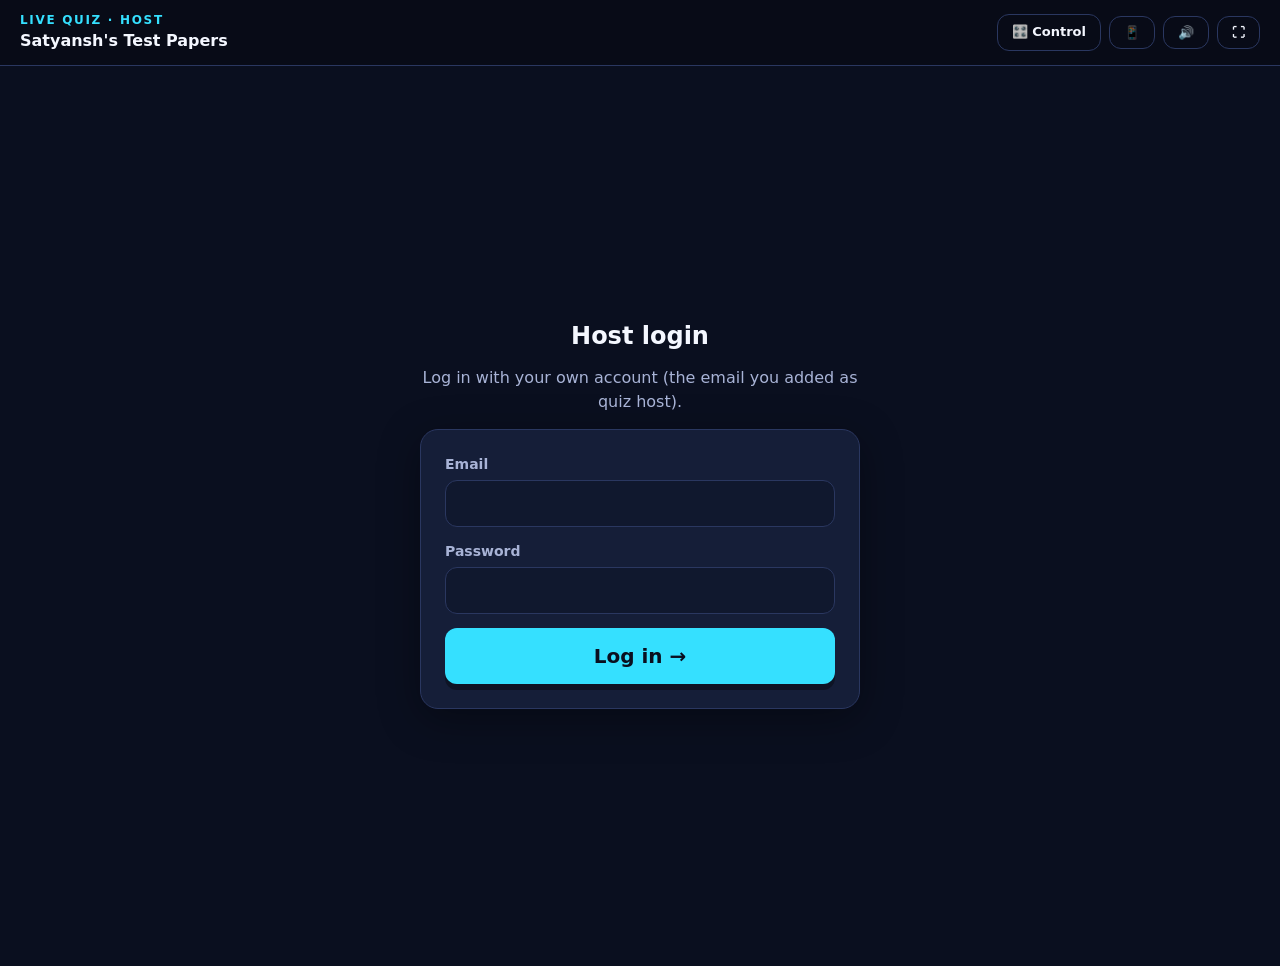
<file: live-host.html>
<!DOCTYPE html>
<html lang="en">
<head>
<meta charset="UTF-8">
<meta name="viewport" content="width=device-width, initial-scale=1">
<meta name="robots" content="noindex, nofollow">
<title>Live Quiz — Host</title>
<link rel="stylesheet" href="assets/live.css">
<script src="config.js?v=26112303"></script>
<script src="assets/supabase.js"></script>
<script src="assets/backend.js?v=26112302"></script>
<script src="assets/qrcode.js"></script>
<script>
window.MathJax = {
  tex: { inlineMath: [['\\(', '\\)']], displayMath: [['\\[', '\\]']], packages: {'[+]': ['mhchem']} },
  svg: { fontCache: 'global' }, options: { enableMenu: false }, startup: { typeset: false }
};
</script>
<script src="assets/mathjax-tex-svg.js" async></script>
<script src="assets/live-common.js"></script>
<style>
.topbar{display:flex;align-items:center;justify-content:space-between;gap:12px;padding:12px 20px;border-bottom:1px solid var(--line);background:rgba(0,0,0,.25)}
.topbar .t{font-weight:800}
.tools{display:flex;gap:8px;align-items:center}
.grid2{display:grid;grid-template-columns:repeat(auto-fit,minmax(240px,1fr));gap:14px}
.tabs{display:flex;gap:8px;margin-bottom:14px;flex-wrap:wrap}
.tab{background:var(--card2);border:1.5px solid var(--line);color:var(--muted);padding:9px 16px;border-radius:10px;font-weight:700}
.tab.on{background:var(--cyan);color:#0a0f1f;border-color:var(--cyan)}
.qlist{max-height:46vh;overflow:auto;border:1px solid var(--line);border-radius:12px}
.qrow{display:flex;align-items:center;gap:10px;padding:9px 12px;border-bottom:1px solid var(--line);font-size:14px}
.qrow:last-child{border-bottom:0}
.qrow .tx{flex:1;min-width:0;white-space:nowrap;overflow:hidden;text-overflow:ellipsis;color:var(--muted)}
.qrow input[type=number]{width:70px;padding:6px;border-radius:8px;border:1px solid var(--line);background:var(--bg2);color:var(--ink);text-align:center}
.qrow input[type=checkbox]{width:18px;height:18px}
.chk{display:flex;align-items:center;gap:8px;font-weight:600;margin:6px 0}
.chk input{width:18px;height:18px}
/* lobby */
.lobby{display:grid;grid-template-columns:1.2fr .8fr;gap:22px;align-items:center}
.codebig{font-size:clamp(60px,9vw,130px);font-weight:900;letter-spacing:.12em;color:var(--yel);line-height:1}
.qr{background:#fff;border-radius:18px;padding:14px;display:inline-block}
.qr img{display:block;width:min(30vw,260px);height:auto;image-rendering:pixelated}
.names{display:flex;flex-wrap:wrap;gap:10px;justify-content:center;margin-top:18px}
.nm{background:var(--card2);border:1px solid var(--line);padding:8px 16px;border-radius:30px;font-weight:700;animation:pop .5s ease-out}
@media (max-width:820px){ .lobby{grid-template-columns:1fr;text-align:center} }
/* question */
.qtop{display:flex;align-items:center;gap:18px}
.qcard{flex:1;background:var(--card);border:1px solid var(--line);border-radius:18px;padding:20px 24px;min-height:120px}
.stat{display:flex;flex-direction:column;align-items:center;min-width:110px}
.stat b{font-size:40px;font-weight:900;color:var(--cyan);line-height:1}
.stat > span{color:var(--muted);font-weight:700;font-size:13px}
.distrow{display:flex;align-items:center;gap:12px;margin:8px 0}
.distrow .lab{width:54px;height:44px;border-radius:10px;display:flex;align-items:center;justify-content:center;font-weight:900;font-size:20px;color:#fff}
.distrow .bar{flex:1;height:44px;border-radius:10px;background:var(--card2);overflow:hidden;position:relative}
.distrow .bar i{position:absolute;left:0;top:0;bottom:0;border-radius:10px;width:0;transition:width 1s cubic-bezier(.2,.9,.2,1)}
.distrow .n{width:70px;text-align:right;font-weight:900;font-size:22px}
.sol{margin-top:16px;padding:16px 20px;border-radius:14px;background:var(--card2);border:1px solid var(--line);display:none}
.sol.on{display:block}
.foot{display:flex;justify-content:space-between;align-items:center;gap:12px;margin-top:18px;flex-wrap:wrap}
</style>
</head>
<body>
<div class="net" id="net">Reconnecting…</div>

<div class="topbar" id="topbar">
  <div><div class="brand">Live Quiz · Host</div><div class="t" id="tbTitle">Satyansh's Test Papers</div></div>
  <div class="tools">
    <span class="pill" id="tbCode" style="display:none"></span>
    <span class="pill" id="tbPlayers" style="display:none"></span>
    <span class="pill" id="tbFlag" style="display:none;color:#ffb3bd;border-color:#a8453f" title="Suspicious players: open Host Control on your phone"></span>
    <a class="btn ghost sm" id="ctlOpen" href="live-control.html" target="_blank" rel="noopener" style="text-decoration:none" title="Open Host Control in a new tab (do not share that tab in Meet)">🎛️ Control</a>
    <button class="btn ghost sm" id="ctlBtn" title="Host Control on your phone (QR)">📱</button>
    <button class="btn pink sm" id="endBtn" style="display:none">End quiz</button>
    <button class="btn ghost sm" id="sndBtn" title="Sound on/off">🔊</button>
    <button class="btn ghost sm" id="fsBtn" title="Full screen (F)">⛶</button>
  </div>
</div>

<!-- login -->
<section class="screen" id="sLogin">
  <div class="center"><div style="width:100%;max-width:440px">
    <h1>Host login</h1>
    <p class="muted">Log in with your own account (the email you added as quiz host).</p>
    <form class="card" id="loginForm" novalidate style="margin-top:14px">
      <div id="loginMsg"></div>
      <div class="field"><label for="lEmail">Email</label><input id="lEmail" type="email" autocomplete="email"></div>
      <div class="field"><label for="lPass">Password</label><input id="lPass" type="password" autocomplete="current-password"></div>
      <button class="btn big" style="width:100%" type="submit">Log in →</button>
    </form>
  </div></div>
</section>

<!-- setup -->
<section class="screen" id="sSetup">
  <div class="wrap">
    <div id="resumeBox"></div>
    <div class="card" style="margin-bottom:16px;display:flex;gap:16px;align-items:center;flex-wrap:wrap">
      <div class="qr" id="ctlQr1" style="padding:8px"></div>
      <div style="flex:1;min-width:220px"><b>📱 Host Control on your phone</b>
        <p class="muted" style="margin:6px 0 0">Scan this or open <b style="color:var(--ink)" class="ctlUrl"></b> on your phone (same host login).
        From there: remove a player, close entry, hide names, and get an alert when a spammer joins. The shared screen stays clean.</p></div>
    </div>
    <h1>Create a live quiz</h1>
    <div class="card" style="margin-bottom:16px">
      <h3>1 · Choose questions</h3>
      <div class="tabs"><button class="tab on" data-src="portal">From the Test Portal</button><button class="tab" data-src="file">Upload JSON</button><button class="tab" data-src="paste">Paste JSON</button></div>
      <div id="srcPortal">
        <div class="grid2">
          <div class="field" id="admPassWrap"><label>Admin password (Test Portal admin)</label><input id="admPass" type="password" autocomplete="off"></div>
          <div class="field" style="display:flex;align-items:flex-end"><button class="btn" id="loadPapersBtn">Load my papers</button></div>
        </div>
        <div class="field" id="paperPick" style="display:none"><label>Paper</label><select id="paperSel"></select></div>
      </div>
      <div id="srcFile" style="display:none"><div class="field"><label>Paper JSON file (same format as the Test Portal)</label><input type="file" id="fileIn" accept=".json,application/json"></div></div>
      <div id="srcPaste" style="display:none"><div class="field"><label>Paste paper JSON</label><textarea id="pasteIn" rows="6" placeholder='{"questions":[...]}'></textarea></div><button class="btn sm" id="pasteBtn">Use this JSON</button></div>
      <div id="srcMsg"></div>
      <div id="qPick" style="display:none;margin-top:10px">
        <div style="display:flex;justify-content:space-between;align-items:center;gap:10px;flex-wrap:wrap;margin-bottom:8px">
          <b id="qCount"></b>
          <div class="tools"><button class="btn ghost sm" id="allBtn">Select all</button><button class="btn ghost sm" id="noneBtn">Clear</button>
            <button class="btn ghost sm" id="rand10Btn">Random 10</button></div>
        </div>
        <div class="qlist" id="qList"></div>
      </div>
    </div>
    <div class="card" style="margin-bottom:16px">
      <h3>2 · Settings</h3>
      <div class="grid2">
        <div class="field"><label>Quiz title (students see this)</label><input id="title" maxlength="120" placeholder="e.g. Definite Integration — Live"></div>
        <div class="field"><label>Time per MCQ (seconds)</label><input id="tMcq" type="number" min="5" max="900" value="30"></div>
        <div class="field"><label>Time per numerical (seconds)</label><input id="tNum" type="number" min="5" max="900" value="60"></div>
        <div class="field"><label>Get-ready countdown (seconds)</label><input id="tLead" type="number" min="0" max="10" value="3"></div>
      </div>
      <label class="chk"><input type="checkbox" id="optStreak" checked> Streak bonus (+100 for every correct answer in a row, up to +500)</label>
      <label class="chk"><input type="checkbox" id="optNeg"> Negative marking: wrong answer loses <input id="negPts" type="number" value="250" min="50" max="1000" style="width:80px;padding:5px;border-radius:8px;border:1px solid var(--line);background:var(--bg2);color:var(--ink)"> points</label>
      <label class="chk"><input type="checkbox" id="optAuto" checked> Reveal automatically when everyone has answered</label>
      <label class="chk"><input type="checkbox" id="optShuffle"> Shuffle question order</label>
      <p class="muted" style="font-size:14px;margin:8px 0 0">Points: correct answer gives 1000 if answered instantly, down to 500 at the last second. No answer = 0.</p>
    </div>
    <div id="createMsg"></div>
    <button class="btn big yel" id="createBtn" disabled>Create quiz & open lobby →</button>
    <p class="muted" style="margin-top:18px;font-size:14px">Students join at <b id="joinUrl1" style="color:var(--ink)"></b>. Share this screen in Google Meet.</p>
  </div>
</section>

<!-- lobby -->
<section class="screen" id="sLobby">
  <div class="wrap" style="flex:1;display:flex;flex-direction:column;justify-content:center">
    <div class="lobby">
      <div>
        <div class="brand" style="font-size:16px">Join on your phone</div>
        <p style="font-size:clamp(18px,2.2vw,28px);margin:10px 0 4px">Open <b style="color:var(--cyan)" id="joinUrl2"></b></p>
        <p class="muted" style="font-size:20px;margin:0 0 6px">and enter the code</p>
        <div class="codebig" id="codeBig"></div>
        <p class="muted" style="margin-top:12px">Log in with your Test Portal account.</p>
      </div>
      <div style="text-align:center"><div class="qr" id="qrBox"></div><p class="muted">Scan to join</p></div>
    </div>
    <div style="text-align:center;margin-top:20px">
      <span class="pill" style="font-size:18px;padding:8px 18px">👥 <b id="lobbyCount" style="color:var(--ink)">0</b>&nbsp;joined</span>
      <div class="names" id="names"></div>
      <div style="margin-top:18px" id="lobbyTime"></div>
      <div style="margin-top:18px;display:flex;gap:12px;justify-content:center;flex-wrap:wrap">
        <button class="btn big grn" id="startBtn">Start quiz ▶</button>
        <button class="btn ghost" id="cancelBtn">End & start over</button>
      </div>
    </div>
  </div>
</section>

<!-- question / reveal -->
<section class="screen" id="sQ">
  <div class="wrap" style="flex:1;display:flex;flex-direction:column">
    <div id="qStage" style="flex:1;display:flex;flex-direction:column"></div>
  </div>
</section>

<!-- leaderboard -->
<section class="screen" id="sBoard">
  <div class="wrap" style="flex:1;display:flex;flex-direction:column">
    <div style="text-align:center;margin-bottom:16px"><div class="brand" style="font-size:16px">Leaderboard</div><h1 id="boardTitle">After question 1</h1></div>
    <div class="board" id="board"></div>
    <div style="text-align:center;margin-top:22px" id="boardTime"></div>
    <div class="foot" style="justify-content:center;margin-top:16px"><button class="btn big yel" id="nextBtn">Next question →</button></div>
  </div>
</section>

<!-- final -->
<section class="screen" id="sFinal">
  <div class="wrap">
    <div style="text-align:center"><div class="brand" style="font-size:16px">Final results</div><h1 id="finalTitle"></h1></div>
    <div class="podium" id="podium"></div>
    <div class="card" style="margin-top:24px">
      <div style="display:flex;justify-content:space-between;align-items:center;gap:10px;flex-wrap:wrap;margin-bottom:10px">
        <h3 style="margin:0">All players</h3>
        <div class="tools"><button class="btn sm" id="csvBtn">⬇ Download results (CSV)</button><button class="btn ghost sm" id="newBtn">New quiz</button></div>
      </div>
      <div style="overflow-x:auto"><table class="tbl" id="finalTbl"></table></div>
    </div>
  </div>
</section>

<script>
const { CFG, $, esc, LS, SB, rpc, serverNow, setOffsetFrom, typeset, SFX, setSound, OPT, nf, ord, confetti } = LIVE;
const API = (CFG.API_URL||'').trim();
const JOIN_URL = location.origin + location.pathname.replace(/live-host\.html.*$/,'') + 'live.html';
const CTL_URL = JOIN_URL.replace(/live\.html$/,'live-control.html');
const JOIN_SHORT = JOIN_URL.replace(/^https?:\/\//,'').replace(/\/live\.html$/,'/live');
let H = null;          // host state: {id, code, title, qs:[...], settings, idx}
let PAPER = null, PICK = [];
let STATS = { players:0, answered:0, names:[] }, STATS_T = null, QTIMER = null, REVEALING = false, RESULTS = null;
let PRIMARY = null;    // what Space / Enter / → does on the current screen
let QWAIT = null;

function show(id){ document.querySelectorAll('.screen').forEach(s=>s.classList.toggle('on', s.id===id)); window.scrollTo(0,0); }
function msg(el, text, kind){ $(el).innerHTML = text ? `<div class="msg ${kind||'bad'}">${esc(text)}</div>` : ''; }
function save(){ LS.set('live_host', H); }
function topbar(){
  $('tbTitle').textContent = H ? H.title : "Satyansh's Test Papers";
  $('tbCode').style.display = H ? '' : 'none'; if(H) $('tbCode').innerHTML = 'Code <b style="color:var(--yel)">'+H.code+'</b>';
  $('tbPlayers').style.display = H ? '' : 'none'; $('tbPlayers').textContent = '👥 '+STATS.players;
  const fl = H ? (STATS.flagged||0) : 0;   // count only — names never appear on the shared screen
  $('tbFlag').style.display = fl ? '' : 'none'; $('tbFlag').textContent = '⚠ '+fl;
}
$('joinUrl1').textContent = JOIN_URL;
document.querySelectorAll('.ctlUrl').forEach(e=>e.textContent = CTL_URL.replace(/^https?:\/\//,''));
function ctlQr(el, px){ try{ const qr = qrcode(0,'M'); qr.addData(CTL_URL); qr.make(); el.innerHTML = qr.createImgTag(px, 4); el.querySelector('img').style.width='120px'; }catch(e){} }
ctlQr($('ctlQr1'), 4);
$('ctlBtn').onclick = ()=>{
  // small pop-up with the phone link (press the button again or Esc to close)
  let o = $('ctlPop');
  if(o){ o.remove(); return; }
  o = document.createElement('div'); o.id='ctlPop';
  o.style.cssText='position:fixed;right:16px;top:64px;z-index:80;background:var(--card);border:1px solid var(--line);border-radius:16px;padding:14px;text-align:center;box-shadow:0 10px 40px rgba(0,0,0,.5)';
  o.innerHTML = '<div class="qr" style="padding:8px"></div><p class="muted" style="margin:8px 0 0;font-size:13px">Host Control on phone</p>';
  document.body.appendChild(o); ctlQr(o.querySelector('.qr'), 4);
  o.onclick = ()=>o.remove();
};
$('sndBtn').onclick = ()=>{ setSound(!LIVE.sound); $('sndBtn').textContent = LIVE.sound?'🔊':'🔇'; };
$('sndBtn').textContent = LIVE.sound?'🔊':'🔇';
function fullscreen(){ const d=document; if(!d.fullscreenElement) d.documentElement.requestFullscreen && d.documentElement.requestFullscreen().catch(()=>{}); else d.exitFullscreen(); }
$('fsBtn').onclick = fullscreen;
document.addEventListener('keydown', e=>{
  if(/INPUT|TEXTAREA|SELECT/.test(document.activeElement.tagName)) return;
  if(e.key==='f' || e.key==='F'){ fullscreen(); }
  if((e.key===' ' || e.key==='Enter' || e.key==='ArrowRight') && PRIMARY){ e.preventDefault(); PRIMARY(); }
});

/* ================= LOGIN ================= */
$('loginForm').addEventListener('submit', async e=>{
  e.preventDefault(); msg('loginMsg','');
  const { error } = await SB.auth.signInWithPassword({ email:$('lEmail').value.trim(), password:$('lPass').value });
  if(error) return msg('loginMsg', 'Login failed: '+error.message);
  checkHost();
});
async function checkHost(){
  try{
    const ok = await rpc('live_is_admin');
    if(!ok){ show('sLogin'); return msg('loginMsg','This account is not set as quiz host yet. Run the one-line "insert into live_admins" command in Supabase with this email.'); }
  }catch(e){ show('sLogin'); return msg('loginMsg', e.message); }
  const saved = LS.get('live_host', null);
  if(saved && saved.id){
    const { data } = await SB.from('live_sessions').select('status,q_index,title,code').eq('id', saved.id).maybeSingle();
    if(data && data.status!=='ended'){
      $('resumeBox').innerHTML = `<div class="msg good" style="display:flex;justify-content:space-between;align-items:center;gap:10px;flex-wrap:wrap">
        <span>A quiz is still running: <b>${esc(data.title)}</b> (code ${esc(data.code)})</span>
        <span class="tools"><button class="btn grn sm" id="resumeBtn">Resume it</button><button class="btn ghost sm" id="dropBtn">End it</button></span></div>`;
      $('resumeBtn').onclick = ()=>resume(saved, data);
      $('dropBtn').onclick = async ()=>{ try{ await rpc('live_stage',{p_session:saved.id,p_status:'ended'}); }catch(e){} LS.del('live_host'); $('resumeBox').innerHTML=''; };
    } else LS.del('live_host');
  }
  show('sSetup'); PRIMARY=null;
}

/* ================= SETUP: load questions ================= */
document.querySelectorAll('.tab').forEach(t=>t.onclick=()=>{
  document.querySelectorAll('.tab').forEach(x=>x.classList.toggle('on', x===t));
  $('srcPortal').style.display = t.dataset.src==='portal'?'':'none';
  $('srcFile').style.display = t.dataset.src==='file'?'':'none';
  $('srcPaste').style.display = t.dataset.src==='paste'?'':'none';
});
if(window.TP && TP.on) $('admPassWrap').style.display='none';   // papers in Supabase: your host login is enough
async function admin(op, extra){
  if(window.TP && TP.on) return TP.admin(op, extra, SB);
  const r = await fetch(API,{method:'POST',redirect:'follow',headers:{'Content-Type':'text/plain;charset=utf-8'},
    body:JSON.stringify(Object.assign({action:'admin',op,password:$('admPass').value},extra||{}))});
  const j = await r.json(); if(!j.ok) throw new Error(j.error||'Request failed'); return j;
}
try{ const p=sessionStorage.getItem('live_adm'); if(p) $('admPass').value=p; }catch(e){}
$('loadPapersBtn').onclick = async ()=>{
  msg('srcMsg',''); $('loadPapersBtn').disabled=true; $('loadPapersBtn').textContent='Loading…';
  try{
    const j = await admin('papers'); try{ sessionStorage.setItem('live_adm',$('admPass').value); }catch(e){}
    const list = (j.papers||[]);
    $('paperSel').innerHTML = '<option value="">— choose a paper —</option>' + list.map(p=>`<option value="${esc(p.id)}">${esc(p.name||p.id)}${p.active?'':' (hidden)'}</option>`).join('');
    $('paperPick').style.display='';
  }catch(e){ msg('srcMsg', e.message); }
  $('loadPapersBtn').disabled=false; $('loadPapersBtn').textContent='Load my papers';
};
$('paperSel').onchange = async ()=>{
  const id=$('paperSel').value; if(!id) return;
  msg('srcMsg','Loading paper…','good');
  try{ const j = await admin('getPaper',{id}); usePaper(j.paper, $('paperSel').selectedOptions[0].textContent.replace(/ \(hidden\)$/,'')); }
  catch(e){ msg('srcMsg', e.message); }
};
$('fileIn').onchange = async e=>{
  const f=e.target.files[0]; if(!f) return;
  try{ usePaper(JSON.parse(await f.text()), f.name.replace(/\.json$/i,'')); }catch(err){ msg('srcMsg','This file is not valid paper JSON: '+err.message); }
};
$('pasteBtn').onclick = ()=>{ try{ usePaper(JSON.parse($('pasteIn').value), 'Live Quiz'); }catch(err){ msg('srcMsg','Not valid JSON: '+err.message); } };

const plain = h => { const d=document.createElement('div'); d.innerHTML=String(h||''); return (d.textContent||'').replace(/\s+/g,' ').trim(); };
function qType(q){ return q.type==='mcq' ? 'mcq' : 'num'; }
function usePaper(paper, name){
  const qs = (paper && paper.questions) || [];
  const usable = [];
  qs.forEach((q,i)=>{
    if(q.bonus) return;
    if(q.type==='mcq' && (!Array.isArray(q.opts) || q.ans===undefined || q.ans===null || q.ans==='')) return;
    if(q.type!=='mcq' && (q.ans===undefined || q.ans===null || q.ans==='' || isNaN(parseFloat(q.ans)))) return;
    usable.push(Object.assign({}, q, { _n:i+1 }));
  });
  if(!usable.length) return msg('srcMsg','No usable questions found in this paper.');
  PAPER = usable; PICK = usable.map(()=>true);
  if(!$('title').value) $('title').value = (paper.settings && paper.settings.paperName) ? String(paper.settings.paperName).split(' | ').pop() : name;
  msg('srcMsg', `Loaded ${usable.length} questions`+(qs.length>usable.length?` (${qs.length-usable.length} skipped: bonus or no answer key)`:'')+'.','good');
  renderPick(); $('qPick').style.display='';
}
function renderPick(){
  $('qList').innerHTML = PAPER.map((q,i)=>`<label class="qrow"><input type="checkbox" data-i="${i}" ${PICK[i]?'checked':''}>
    <b style="width:42px">Q${q._n}</b><span class="pill" style="padding:2px 8px">${qType(q)==='mcq'?'MCQ':'Num'}</span>
    <span class="tx">${esc(plain(q.q).slice(0,140))}</span>
    <span class="muted" style="font-size:12px">sec</span><input type="number" min="5" max="900" data-t="${i}" placeholder="auto" value="${q._t||''}"></label>`).join('');
  $('qList').querySelectorAll('input[type=checkbox]').forEach(c=>c.onchange=()=>{ PICK[+c.dataset.i]=c.checked; countPick(); });
  $('qList').querySelectorAll('input[type=number]').forEach(c=>c.onchange=()=>{ PAPER[+c.dataset.t]._t = c.value?Math.max(5,Math.min(900,+c.value)):''; });
  countPick();
}
function countPick(){ const n=PICK.filter(Boolean).length; $('qCount').textContent = n+' of '+PAPER.length+' questions selected'; $('createBtn').disabled = !n; }
$('allBtn').onclick=()=>{ PICK=PAPER.map(()=>true); renderPick(); };
$('noneBtn').onclick=()=>{ PICK=PAPER.map(()=>false); renderPick(); };
$('rand10Btn').onclick=()=>{ const idx=PAPER.map((_,i)=>i).sort(()=>Math.random()-.5).slice(0,10); PICK=PAPER.map((_,i)=>idx.includes(i)); renderPick(); };

$('createBtn').onclick = async ()=>{
  msg('createMsg','');
  let qs = PAPER.filter((_,i)=>PICK[i]);
  if($('optShuffle').checked) qs = qs.slice().sort(()=>Math.random()-.5);
  const tM=Math.max(5,+$('tMcq').value||30), tN=Math.max(5,+$('tNum').value||60);
  qs = qs.map(q=>({ type:qType(q), q:q.q, opts:q.type==='mcq'?q.opts:null, ans:String(q.ans), tol:q.tol!=null?q.tol:null,
                    sol:q.sol||'', dur:q._t || (q.type==='mcq'?tM:tN), n:q._n }));
  const settings = { streak:$('optStreak').checked, neg:$('optNeg').checked, negPts:Math.abs(+$('negPts').value||250) };
  const title = $('title').value.trim() || 'Live Quiz';
  $('createBtn').disabled=true;
  try{
    const r = await rpc('live_create', { p_title:title, p_keys: qs.map(q=>({type:q.type, ans:q.ans, tol:q.tol, q:q.q, opts:q.opts, sol:q.sol, dur:q.dur})), p_settings:settings });
    H = { id:r.id, code:r.code, title, qs, settings, idx:-1, lead:Math.max(0,Math.min(10,+$('tLead').value||0)), auto:$('optAuto').checked };
    save(); openLobby();
  }catch(e){ msg('createMsg', e.message); }
  $('createBtn').disabled=false;
};

/* ================= LOBBY ================= */
function openLobby(){
  topbar(); show('sLobby');
  $('codeBig').textContent = H.code.slice(0,3)+' '+H.code.slice(3);
  $('joinUrl2').textContent = JOIN_SHORT;
  try{ const qr = qrcode(0,'M'); qr.addData(JOIN_URL+'?code='+H.code); qr.make(); $('qrBox').innerHTML = qr.createImgTag(8, 8); }catch(e){ $('qrBox').textContent=''; }
  STATS.names = []; $('names').innerHTML=''; startStats(1500); timeCtl('lobbyTime', 0);
  PRIMARY = ()=>$('startBtn').click();
}
function drawNames(list){
  const box=$('names'); let have=box.children.length;
  // a removed / hidden player: draw the list again (quietly)
  if(list.length < have || [...box.children].some((c,i)=>c.textContent!==list[i])){ box.innerHTML=''; have=0; }
  for(let i=box.children.length;i<list.length;i++){ const s=document.createElement('span'); s.className='nm'; s.textContent=list[i]; box.appendChild(s); if(i>=have && have>0) SFX.join(); }
  $('lobbyCount').textContent = STATS.players;   // hidden / flagged names still count
}
$('startBtn').onclick = ()=>{ if(!H) return; stopStats(); showQuestion(0); };
$('cancelBtn').onclick = async ()=>{ if(!confirm('End this quiz?')) return; try{ await rpc('live_stage',{p_session:H.id,p_status:'ended'}); }catch(e){} stopStats(); LS.del('live_host'); H=null; topbar(); show('sSetup'); };

/* host stats polling (players joined, answers in) */
function startStats(ms){ stopStats(); const f=async()=>{ try{ const s=await rpc('live_host_stats',{p_session:H.id},0); STATS=s; $('net').classList.remove('on'); onStats(); }catch(e){ $('net').classList.add('on'); } }; f(); STATS_T=setInterval(f, ms); }
function stopStats(){ clearInterval(STATS_T); STATS_T=null; }
function onStats(){
  topbar();
  if($('sLobby').classList.contains('on')) drawNames(STATS.names||[]);
  if($('aCount')) { $('aCount').textContent = STATS.answered; $('pCount').textContent = STATS.players; }
  if(H && H.auto && $('sQ').classList.contains('on') && QTIMER && STATS.players>0 && STATS.answered>=STATS.players) reveal();
}

/* ================= QUESTION ================= */
function optHtml(q, cls){
  return `<div class="opts" style="margin-top:16px">${(q.opts||[]).map((o,k)=>`<div class="opt ${cls?cls(k):''}" style="--oc:${OPT[k%6].c}"><span class="sym">${OPT[k%6].l}</span><span class="otext">${o}</span>${cls&&cls(k)==='right'?'<span class="tick">✔ Correct</span>':''}</div>`).join('')}</div>`;
}
async function showQuestion(i, resumeTimes){
  H.idx=i; save(); REVEALING=false; clearInterval(QTIMER); QTIMER=null; clearTimeout(QWAIT); QWAIT=null; PRIMARY=null;
  const q=H.qs[i], st=$('qStage'); show('sQ');
  let times = resumeTimes;
  if(!times){
    try{ times = await rpc('live_show', { p_session:H.id, p_index:i, p_public:{type:q.type, q:q.q, opts:q.opts, n:i+1}, p_dur:q.dur, p_lead:H.lead }); }
    catch(e){ st.innerHTML=`<div class="center"><div class="msg bad">${esc(e.message)}</div><button class="btn" onclick="showQuestion(${i})">Try again</button></div>`; return; }
    setOffsetFrom(times.now);
  }
  const S0=new Date(times.starts_at).getTime(); let E0=new Date(times.ends_at).getTime();
  startStats(1000);
  // get ready
  let lastShown=null;
  const ready=()=>{ const left=Math.ceil((S0-serverNow())/1000);
    if(left>0){ if(left!==lastShown){ lastShown=left; SFX.count();
        st.innerHTML=`<div class="center"><p class="muted" style="font-size:26px;margin:0">Question ${i+1} of ${H.qs.length}</p><div class="count">${left}</div><p style="font-size:22px">${q.type==='mcq'?'Multiple choice':'Numerical answer'} · ${q.dur} seconds</p></div>`; }
      return; }
    clearInterval(QTIMER); SFX.go(); drawQ();
  };
  const drawQ=()=>{
    st.innerHTML = `<div class="qtop">
        <div class="ring" id="ring"><svg width="110" height="110"><circle cx="55" cy="55" r="48" stroke="#2a3760" stroke-width="10" fill="none"/>
          <circle id="ringC" cx="55" cy="55" r="48" stroke="#35e0ff" stroke-width="10" fill="none" stroke-linecap="round" stroke-dasharray="301.6" stroke-dashoffset="0"/></svg><b id="ringT"></b></div>
        <div class="qcard"><div class="muted" style="font-weight:800;margin-bottom:6px">Question ${i+1} of ${H.qs.length}</div><div class="qtext">${q.q}</div></div>
        <div class="stat"><b><span id="aCount">${STATS.answered||0}</span></b><span>answers of <span id="pCount">${STATS.players}</span></span></div>
      </div>
      ${q.type==='mcq' ? optHtml(q) : `<div class="center" style="flex:0;padding:30px"><span class="pill" style="font-size:20px;padding:12px 22px">Numerical answer — type it on your phone</span></div>`}
      <div class="foot"><span class="timectl"><span class="muted">Time:</span>
          <button class="chipbtn" data-ext="-10">−10 s</button><button class="chipbtn" data-ext="10">+10 s</button><button class="chipbtn" data-ext="30">+30 s</button><button class="chipbtn" data-ext="60">+1 min</button></span>
        <button class="btn pink" id="stopBtn">Stop & reveal answer</button></div>`;
    typeset(st);
    $('stopBtn').onclick = reveal; PRIMARY = reveal;
    st.querySelectorAll('[data-ext]').forEach(b=>b.onclick=async()=>{
      b.disabled=true;
      try{ const t=await rpc('live_extend',{p_session:H.id,p_secs:+b.dataset.ext}); setOffsetFrom(t.now); E0=new Date(t.ends_at).getTime(); }catch(e){ alert(e.message); }
      b.disabled=false; });
    let lastSec=null;
    const tick=()=>{ const left=Math.max(0,E0-serverNow()), sec=Math.ceil(left/1000), tot=Math.max(E0-S0,1);
      if($('ringT')){ $('ringT').textContent=sec; $('ringC').setAttribute('stroke-dashoffset', 301.6*(1-left/tot)); $('ring').classList.toggle('low', sec<=5);
        $('ringC').setAttribute('stroke', sec<=5?'#ff5c8a':sec<=10?'#ffd54a':'#35e0ff'); }
      if(sec!==lastSec){ lastSec=sec; if(sec<=5 && sec>0) SFX.tick(); }
      if(left<=0 && !QWAIT){ QWAIT=setTimeout(()=>{ QWAIT=null; if(E0-serverNow()<=0) reveal(); }, 1200); }   // small grace for slow phones
    };
    tick(); QTIMER=setInterval(tick, 200);
  };
  if(serverNow()<S0){ ready(); QTIMER=setInterval(ready, 200); } else drawQ();
}

/* ================= REVEAL ================= */
async function reveal(){
  if(REVEALING) return; REVEALING=true; clearInterval(QTIMER); QTIMER=null; clearTimeout(QWAIT); QWAIT=null; PRIMARY=null;
  const i=H.idx, q=H.qs[i], st=$('qStage');
  let r;
  try{ r = await rpc('live_reveal', { p_session:H.id }); }
  catch(e){ REVEALING=false; st.insertAdjacentHTML('beforeend', `<div class="msg bad">${esc(e.message)} <button class="btn sm" onclick="reveal()">Retry</button></div>`); return; }
  stopStats();
  const rv=r.reveal||{}; H.lastBoard=r.board; save();
  SFX.ding();
  const total=Math.max(1, rv.answered||0), pct = rv.answered ? Math.round(100*rv.correct/rv.answered) : 0;
  let body='';
  if(q.type==='mcq'){
    const ans=Number(rv.ans);
    body = optHtml(q, k=>k===ans?'right':'dim') +
      `<div class="card" style="margin-top:16px">${(q.opts||[]).map((_,k)=>{ const n=(rv.dist||{})[String(k)]||0;
        return `<div class="distrow"><div class="lab" style="background:${OPT[k%6].c}">${OPT[k%6].l}${k===ans?' ✔':''}</div>
          <div class="bar"><i data-w="${100*n/total}" style="background:${OPT[k%6].c};opacity:${k===ans?1:.55}"></i></div><div class="n">${n}</div></div>`; }).join('')}</div>`;
  }else{
    const top = Object.entries(rv.dist||{}).sort((a,b)=>b[1]-a[1]).slice(0,6);
    body = `<div class="card" style="margin-top:16px;text-align:center"><div class="muted" style="font-weight:800">Correct answer</div>
      <div style="font-size:64px;font-weight:900;color:var(--grn)">${esc(rv.ans)}</div>
      ${top.length?`<div style="max-width:640px;margin:10px auto 0;text-align:left">${top.map(([a,n])=>{ const ok=Math.abs(parseFloat(a)-parseFloat(rv.ans))<=(rv.tol!=null?Number(rv.tol):0.001)+1e-9;
        return `<div class="distrow"><div class="lab" style="width:110px;background:${ok?'var(--ok)':'#5b6584'}">${esc(a)}</div><div class="bar"><i data-w="${100*n/total}" style="background:${ok?'var(--ok)':'#5b6584'}"></i></div><div class="n">${n}</div></div>`; }).join('')}</div>`:''}</div>`;
  }
  const last = i>=H.qs.length-1;
  st.innerHTML = `<div class="qtop"><div class="qcard"><div class="muted" style="font-weight:800;margin-bottom:6px">Question ${i+1} of ${H.qs.length}</div><div class="qtext">${q.q}</div></div>
      <div class="stat"><b style="color:var(--grn)">${pct}%</b><span>correct</span></div>
      <div class="stat"><b>${rv.answered||0}</b><span>answered of ${rv.players||0}</span></div></div>
    ${body}
    ${rv.fastest ? `<div style="text-align:center;margin-top:14px;font-size:20px">Fastest correct answer: <b style="color:var(--yel)">${esc(rv.fastest.name)}</b> <span class="muted">(${(rv.fastest.ms/1000).toFixed(1)} s)</span></div>`:''}
    <div class="sol" id="solBox"><b>Solution</b><div class="qtext" style="font-size:20px;margin-top:8px">${q.sol||''}</div></div>
    <div class="foot">${q.sol?'<button class="btn ghost" id="solBtn">Show solution</button>':'<span></span>'}
      <button class="btn big yel" id="toBoard">${last?'Final results':'Leaderboard →'}</button></div>`;
  typeset(st);
  requestAnimationFrame(()=>setTimeout(()=>st.querySelectorAll('.bar i').forEach(b=>b.style.width=b.dataset.w+'%'),60));
  if($('solBtn')) $('solBtn').onclick=()=>{ $('solBox').classList.toggle('on'); $('solBtn').textContent=$('solBox').classList.contains('on')?'Hide solution':'Show solution'; };
  $('toBoard').onclick = last ? finish : showBoard; PRIMARY = $('toBoard').onclick;
}

/* ================= LEADERBOARD ================= */
async function showBoard(){
  PRIMARY=null;
  try{ await rpc('live_stage', { p_session:H.id, p_status:'board' }); }catch(e){}
  show('sBoard'); $('boardTitle').textContent = 'After question '+(H.idx+1)+' of '+H.qs.length;
  const rows=(H.lastBoard||[]).slice(0,10), box=$('board'), RH=72;
  box.style.height=(Math.max(1,rows.length)*RH)+'px';
  const prevOrder = rows.slice().sort((a,b)=>(a.prev||999)-(b.prev||999));
  box.innerHTML = rows.map(r=>{ const d=r.prev?r.prev-r.rank:0;
    return `<div class="brow g${r.rank}" data-rank="${r.rank}" style="top:${prevOrder.indexOf(r)*RH}px">
      <span class="rk">${r.rank}</span><span class="bn">${esc(r.name)} ${r.streak>=2?`<span class="fire">${r.streak} in a row</span>`:''}</span>
      <span class="sc">${nf(r.score)}</span><span class="mv ${d>0?'up':d<0?'down':''}">${d>0?'▲'+d:d<0?'▼'+(-d):''}</span></div>`; }).join('') ||
    '<p class="muted" style="text-align:center">No players yet.</p>';
  setTimeout(()=>{ box.querySelectorAll('.brow').forEach(el=>{ el.style.top=((+el.dataset.rank-1)*RH)+'px'; }); }, 700);
  // ties share a rank number; keep rows from overlapping
  setTimeout(()=>{ [...box.querySelectorAll('.brow')].sort((a,b)=>+a.dataset.rank-+b.dataset.rank).forEach((el,k)=>el.style.top=(k*RH)+'px'); }, 720);
  const last = H.idx>=H.qs.length-1;
  $('nextBtn').textContent = last ? 'Final results' : 'Next question →';
  if(!last) timeCtl('boardTime', H.idx+1); else $('boardTime').innerHTML='';
  $('nextBtn').onclick = last ? finish : ()=>showQuestion(H.idx+1);
  PRIMARY = $('nextBtn').onclick;
}

/* ================= FINAL ================= */
let PLAYED = 0;
async function finish(){
  PRIMARY=null; stopStats(); clearInterval(QTIMER); QTIMER=null; clearTimeout(QWAIT); QWAIT=null;
  try{
    const { data } = await SB.from('live_sessions').select('status,q_index').eq('id', H.id).maybeSingle();
    if(data && data.status==='question'){ REVEALING=true; await rpc('live_reveal', { p_session:H.id }); }
    PLAYED = data ? data.q_index+1 : H.idx+1;
  }catch(e){ PLAYED = H.idx+1; }
  try{ await rpc('live_stage', { p_session:H.id, p_status:'ended' }); }catch(e){}
  show('sFinal'); $('finalTitle').textContent = H.title;
  try{ RESULTS = await rpc('live_results', { p_session:H.id }); }catch(e){ RESULTS={players:[]}; }
  const P = RESULTS.players||[];
  const pod = (p,c)=> p ? `<div class="pod ${c}"><div class="who">${esc(p.name)}<div class="pts">${nf(p.score)} pts</div></div><div class="bar">${c==='p1'?'1':c==='p2'?'2':'3'}</div></div>` : `<div class="pod ${c}"></div>`;
  $('podium').innerHTML = pod(P[1],'p2') + pod(P[0],'p1') + pod(P[2],'p3');
  setTimeout(()=>{ SFX.fanfare(); confetti(4500); }, 2400);
  $('finalTbl').innerHTML = `<thead><tr><th>Rank</th><th class="l">Name</th><th>Score</th><th>Correct</th><th>Answered</th><th>Avg time (correct)</th></tr></thead><tbody>` +
    P.map(p=>`<tr><td><b>${p.rank||'—'}</b></td><td class="l">${esc(p.name)}</td><td style="color:var(--yel);font-weight:800">${nf(p.score)}</td>
      <td>${p.correct} / ${PLAYED}</td><td>${p.answered}</td><td>${p.avg_ms!=null?(p.avg_ms/1000).toFixed(1)+' s':'—'}</td></tr>`).join('') + '</tbody>';
  LS.del('live_host');
}
$('csvBtn').onclick = ()=>{
  if(!RESULTS) return;
  const n=PLAYED||(RESULTS.q_total||0), cell=v=>'"'+String(v==null?'':v).replace(/"/g,'""')+'"';
  const head=['Rank','Name','Email','Score','Correct','Answered','Avg time correct (s)'];
  for(let i=0;i<n;i++) head.push('Q'+(i+1)+' answer','Q'+(i+1)+' points');
  const lines=[head.map(cell).join(',')];
  (RESULTS.players||[]).forEach(p=>{
    const row=[p.rank,p.name,p.email,p.score,p.correct,p.answered,p.avg_ms!=null?(p.avg_ms/1000).toFixed(1):''];
    for(let i=0;i<n;i++){ const a=(p.answers||{})[String(i)]; const q=H&&H.qs[i];
      row.push(a?(q&&q.type==='mcq'?(OPT[Number(a.a)%6]||{}).l:a.a)+(a.c?' ✔':' ✘'):'', a?a.p:''); }
    lines.push(row.map(cell).join(','));
  });
  const blob=new Blob(['﻿'+lines.join('\r\n')],{type:'text/csv;charset=utf-8'});
  const a=document.createElement('a'); a.href=URL.createObjectURL(blob);
  a.download=(RESULTS.title||'live-quiz').replace(/[^\w\- ]+/g,'').trim()+' - results.csv'; a.click();
};
$('newBtn').onclick = ()=>{ H=null; RESULTS=null; topbar(); PICK=PAPER?PAPER.map(()=>true):[]; if(PAPER) renderPick(); show('sSetup'); };


/* ================= END ANYTIME + TIME CONTROL ================= */
function endVisible(){ const on = !!H && ['sLobby','sQ','sBoard'].some(id=>$(id).classList.contains('on')); $('endBtn').style.display = on?'':'none'; }
new MutationObserver(endVisible).observe(document.body, { subtree:true, attributes:true, attributeFilter:['class'] });
$('endBtn').onclick = async ()=>{
  if(!H) return;
  if($('sLobby').classList.contains('on')){ return $('cancelBtn').click(); }
  if(!confirm('End the quiz now? Students will see their final rank, and the results will be saved.')) return;
  finish();
};
/* time for question idx (lobby → Q1, leaderboard → next question) */
function timeCtl(boxId, idx){
  const box=$(boxId); if(!box || !H || !H.qs[idx]) { if(box) box.innerHTML=''; return; }
  const q=H.qs[idx], presets=[15,30,45,60,90,120,180];
  const draw=()=>{
    box.innerHTML = `<div class="timectl"><span class="muted" style="font-weight:700">Time for question ${idx+1} (${q.type==='mcq'?'MCQ':'numerical'}):</span>
      ${presets.map(p=>`<button class="chipbtn ${q.dur===p?'on':''}" data-p="${p}">${p<60?p+' s':(p/60)+' min'}</button>`).join('')}
      <input type="number" min="5" max="900" value="${q.dur}" aria-label="seconds"><span class="muted">s</span>
      <label class="chk" style="margin:0 0 0 6px"><input type="checkbox" ${H.applyAll?'checked':''}> all remaining</label></div>`;
    box.querySelectorAll('[data-p]').forEach(b=>b.onclick=()=>set(+b.dataset.p));
    box.querySelector('input[type=number]').onchange=e=>set(Math.max(5,Math.min(900,+e.target.value||30)));
    box.querySelector('input[type=checkbox]').onchange=e=>{ H.applyAll=e.target.checked; if(H.applyAll) set(q.dur); save(); };
  };
  const set=v=>{ if(H.applyAll){ for(let k=idx;k<H.qs.length;k++) H.qs[k].dur=v; } else q.dur=v; save(); draw(); };
  draw();
}

/* ================= RESUME after refresh ================= */
async function resume(saved, row){
  H = saved; topbar();
  const { data } = await SB.from('live_sessions').select('status,q_index,starts_at,ends_at,board').eq('id', H.id).maybeSingle();
  if(!data) return;
  if(data.status==='lobby') return openLobby();
  H.idx = data.q_index; H.lastBoard = data.board || H.lastBoard;
  if(data.status==='question'){ const n=await rpc('live_now'); setOffsetFrom(n); return showQuestion(H.idx, {starts_at:data.starts_at, ends_at:data.ends_at}); }
  if(data.status==='reveal'){ show('sQ'); REVEALING=false; return reveal(); }   // returns the stored reveal
  if(data.status==='board') return showBoard();
}

/* ================= BOOT ================= */
(async function(){
  if(!SB){ show('sLogin'); return msg('loginMsg','Supabase is not configured in config.js'); }
  const { data } = await SB.auth.getSession();
  if(data.session) checkHost(); else show('sLogin');
})();
</script>
</body>
</html>
</file>
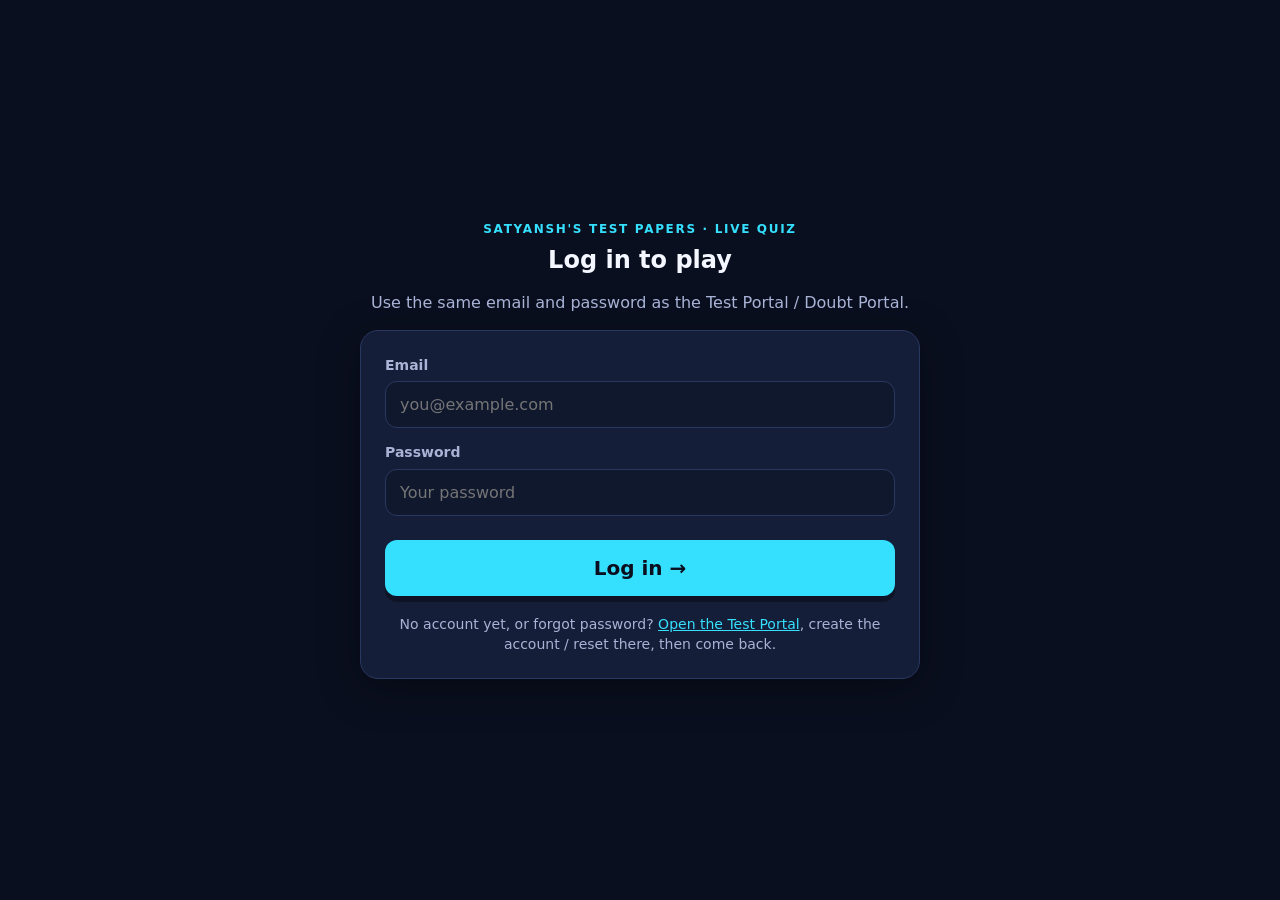
<file: live.html>
<!DOCTYPE html>
<html lang="en">
<head>
<meta charset="UTF-8">
<meta name="viewport" content="width=device-width, initial-scale=1, viewport-fit=cover">
<meta name="theme-color" content="#0a0f1f">
<title>Live Quiz — Satyansh's Test Papers</title>
<link rel="stylesheet" href="assets/live.css">
<script src="config.js?v=26112303"></script>
<script src="assets/supabase.js"></script>
<script>
window.MathJax = {
  tex: { inlineMath: [['\\(', '\\)']], displayMath: [['\\[', '\\]']], packages: {'[+]': ['mhchem']} },
  svg: { fontCache: 'global' }, options: { enableMenu: false }, startup: { typeset: false }
};
</script>
<script src="assets/mathjax-tex-svg.js" async></script>
<script src="assets/live-common.js"></script>
<style>
.stu{width:100%;max-width:560px;margin:0 auto}
.codein{font-size:34px !important;text-align:center;letter-spacing:.35em;font-weight:900}
.me{display:flex;align-items:center;justify-content:space-between;gap:10px;padding:10px 16px;background:rgba(0,0,0,.25);
  border-bottom:1px solid var(--line);font-weight:700;font-size:15px}
.me .sc{color:var(--yel)}
.qwrap{padding:16px;display:flex;flex-direction:column;gap:14px;flex:1}
.qhead{display:flex;justify-content:space-between;align-items:center;gap:10px}
.result{font-size:64px;line-height:1}
.big{font-size:30px;font-weight:900;margin:10px 0 4px}
.pts{font-size:40px;font-weight:900;color:var(--yel)}
.bg-ok{background:radial-gradient(800px 500px at 50% 0%,rgba(46,224,122,.35),transparent 70%)}
.bg-bad{background:radial-gradient(800px 500px at 50% 0%,rgba(255,84,104,.35),transparent 70%)}
.numbox{display:flex;gap:10px}
.numbox .btn{flex:0 0 auto}
.numbox input{flex:1;min-width:0;width:100%;font-size:26px;text-align:center;padding:14px;border-radius:14px;border:2px solid var(--line);background:var(--bg2);color:var(--ink);font-weight:800}
.or{display:flex;align-items:center;gap:10px;color:var(--muted);margin:14px 0;font-size:13px}
.or:before,.or:after{content:"";flex:1;height:1px;background:var(--line)}
.gbtn{display:flex;align-items:center;justify-content:center;gap:10px}
.gbtn:before{content:"G";font-weight:900;color:#4285f4;background:#fff;border-radius:50%;width:26px;height:26px;display:inline-flex;align-items:center;justify-content:center}
.ans-show{margin-top:14px;padding:12px 16px;border-radius:14px;background:var(--card);border:1px solid var(--line);text-align:left;width:100%}
</style>
</head>
<body>
<div class="net" id="net">Reconnecting…</div>

<!-- login -->
<section class="screen" id="sLogin">
  <div class="center"><div class="stu">
    <div class="brand">Satyansh's Test Papers · Live Quiz</div>
    <h1 style="margin-top:8px">Log in to play</h1>
    <p class="muted">Use the same email and password as the Test Portal / Doubt Portal.</p>
    <form class="card" id="loginForm" novalidate style="margin-top:16px">
      <div id="loginMsg"></div>
      <div class="field"><label for="lEmail">Email</label><input id="lEmail" type="email" autocomplete="email" maxlength="120" placeholder="you@example.com"></div>
      <div class="field"><label for="lPass">Password</label><input id="lPass" type="password" autocomplete="current-password" maxlength="72" placeholder="Your password"></div>
      <button class="btn big" style="width:100%" type="submit">Log in →</button>
      <div class="gwrap" style="display:none"><div class="or"><span>or</span></div>
        <button type="button" class="btn ghost big gbtn" style="width:100%">Continue with Google</button></div>
      <p class="muted" style="margin:14px 0 0;font-size:14px">No account yet, or forgot password? <a href="./">Open the Test Portal</a>, create the account / reset there, then come back.</p>
    </form>
  </div></div>
</section>

<!-- join -->
<section class="screen" id="sJoin">
  <div class="center"><div class="stu">
    <div class="brand">Live Quiz</div>
    <h1 style="margin-top:8px">Enter the game code</h1>
    <p class="muted">The code is on your teacher's screen in Google Meet.</p>
    <form class="card" id="joinForm" novalidate style="margin-top:16px">
      <div id="joinMsg"></div>
      <div class="field"><input id="code" class="codein" inputmode="numeric" autocomplete="off" maxlength="6" placeholder="••••••"></div>
      <button class="btn big yel" style="width:100%" type="submit">Join →</button>
      <div id="joinGoogle" style="display:none;margin-top:12px"><button type="button" class="btn ghost gbtn" style="width:100%">Continue with Google</button></div>
      <p class="muted" style="margin:14px 0 0;font-size:14px">Playing as <b id="joinName" style="color:var(--ink)"></b> · <button type="button" class="linkbtn" id="logoutBtn">Not you?</button></p>
    </form>
  </div></div>
</section>

<!-- play (all in-game states render here) -->
<section class="screen" id="sPlay">
  <div class="me"><span id="meName"></span><span><span class="sc" id="meScore">0</span> pts</span></div>
  <div id="play" style="flex:1;display:flex;flex-direction:column"></div>
</section>

<script>
const { $, esc, LS, SB, rpc, syncClock, serverNow, typeset, OPT, nf, ord, confetti } = LIVE;
let USER = null, ID = null, CODE = '', V = -1, ROW = null, POLL = null, TICK = null, FAILS = 0;
let ANSWERED = {};          // q_index -> answer sent
let ME = null, WAKE = null, LASTRENDER = '';

function show(id){ document.querySelectorAll('.screen').forEach(s=>s.classList.toggle('on', s.id===id)); }
function msg(el, text, kind){ $(el).innerHTML = text ? `<div class="msg ${kind||'bad'}">${esc(text)}</div>` : ''; }
/* "Continue with Google": the quiz then uses the real Google name */
const GOOGLE_ON = !!(LIVE.CFG && LIVE.CFG.GOOGLE_LOGIN);
if(GOOGLE_ON) document.querySelectorAll('.gwrap').forEach(g=>g.style.display='');
async function googleLogin(){
  const code = ($('code') && $('code').value) || new URLSearchParams(location.search).get('code') || '';
  const back = location.origin + location.pathname + (code ? '?code='+encodeURIComponent(code) : '');
  if(USER) await SB.auth.signOut().catch(()=>{});
  const { error } = await SB.auth.signInWithOAuth({ provider:'google', options:{ redirectTo: back } });
  if(error) msg(USER ? 'joinMsg' : 'loginMsg', error.message);
}
document.querySelectorAll('.gbtn').forEach(b=>b.onclick = googleLogin);
/* server messages start with a tag: BLOCKED / REMOVED / GOOGLE / NAME_NOT_ALLOWED */
function cleanErr(m){ return String(m||'').replace(/^(BLOCKED|REMOVED|GOOGLE|NAME_NOT_ALLOWED):\s*/,''); }
function showRemoved(blocked){
  clearInterval(POLL); clearInterval(TICK); LS.del('live_join'); ID=null;
  show('sPlay');
  $('play').innerHTML = `<div class="center"><div class="stu"><div class="ico bad">✕</div>
    <div class="big">${blocked ? 'Account marked as spam' : 'You were removed'}</div>
    <p class="muted" style="font-size:17px">${blocked
      ? 'This account was marked as spam. Please log in with <b style="color:var(--ink)">your real name and your own email</b>' + (GOOGLE_ON ? ' (or use Continue with Google)' : '') + '.'
      : 'The host removed you from this quiz.'}</p>
    ${blocked ? `<button class="btn" onclick="location.href='./'">Open the Test Portal</button>` : ''}</div></div>`;
}
function nameOf(u){ const m=u.user_metadata||{}; return String(m.full_name||m.name||'').trim() || String(u.email||'Student').split('@')[0]; }
function setMe(){ $('meName').textContent = $('meName').dataset.name || (USER ? nameOf(USER) : ''); $('meScore').textContent = nf(ME ? ME.score : 0); }
async function keepAwake(){ try{ if('wakeLock' in navigator && !WAKE) { WAKE = await navigator.wakeLock.request('screen'); WAKE.addEventListener('release',()=>WAKE=null); } }catch(e){} }
document.addEventListener('visibilitychange',()=>{ if(document.visibilityState==='visible' && ID){ keepAwake(); poll(true); } });

/* ---------------- login / join ---------------- */
$('loginForm').addEventListener('submit', async e=>{
  e.preventDefault(); msg('loginMsg','');
  const email=$('lEmail').value.trim(), password=$('lPass').value;
  if(!email || !password) return msg('loginMsg','Enter your email and password.');
  const { data, error } = await SB.auth.signInWithPassword({ email, password });
  if(error) return msg('loginMsg', /confirm/i.test(error.message) ? 'Please confirm your email first (check your inbox).' : 'Wrong email or password.');
  USER = data.user; afterLogin();
});
$('logoutBtn').onclick = async ()=>{ await SB.auth.signOut().catch(()=>{}); USER=null; LS.del('live_join'); show('sLogin'); };
$('code').addEventListener('input', e=>{ e.target.value = e.target.value.replace(/\D/g,'').slice(0,6); });
$('joinForm').addEventListener('submit', e=>{ e.preventDefault(); join($('code').value); });

async function afterLogin(){
  $('joinName').textContent = nameOf(USER);
  try{ const st = await rpc('my_status', {}, 0); if(st && st.blocked) return showRemoved(true); }catch(e){}
  const q = new URLSearchParams(location.search).get('code');
  const saved = LS.get('live_join', null);
  if(saved && saved.uid===USER.id && (!q || q===saved.code)) return resume(saved);
  if(q){ $('code').value = q.replace(/\D/g,'').slice(0,6); }
  show('sJoin'); if($('code').value.length===6) join($('code').value); else $('code').focus();
}
async function join(code){
  msg('joinMsg','');
  code = String(code||'').trim();
  if(!/^\d{6}$/.test(code)) return msg('joinMsg','The code has 6 digits.');
  try{
    const r = await rpc('live_join', { p_code: code, p_name: nameOf(USER) });
    ID = r.id; CODE = r.code; LS.set('live_join', { uid:USER.id, id:ID, code:CODE });
    if(r.name) $('meName').dataset.name = r.name;
    startGame();
  }catch(e){
    if(/^BLOCKED/.test(e.message)) return showRemoved(true);
    $('joinGoogle').style.display = (/^GOOGLE/.test(e.message) && GOOGLE_ON) ? '' : 'none';
    msg('joinMsg', cleanErr(e.message));
  }
}
async function resume(saved){
  ID = saved.id; CODE = saved.code;
  try{
    const me = await rpc('live_me', { p_session: ID });
    if(!me || !me.joined) throw new Error('not joined');
    if(me.banned) return showRemoved(false);
    ME = me; startGame();
  }catch(e){ LS.del('live_join'); ID=null; show('sJoin'); }
}
function startGame(){
  show('sPlay'); setMe(); keepAwake(); syncClock();
  V = -1; ROW = null; LASTRENDER='';
  $('play').innerHTML = `<div class="center"><div class="spin"></div><p class="muted">Connecting…</p></div>`;
  clearInterval(POLL); POLL = setInterval(poll, 1200); poll(true);
}

/* ---------------- polling (tiny request; full row only when something changed) ---------------- */
async function poll(force){
  if(!ID) return;
  try{
    const { data, error } = await SB.from('live_sessions').select('v').eq('id', ID).maybeSingle();
    if(error) throw error;
    FAILS = 0; $('net').classList.remove('on');
    if(!data){ return endGone(); }
    if(data.v !== V || force===true){
      const r = await SB.from('live_sessions').select('id,title,status,q_index,q_total,q_public,starts_at,ends_at,reveal,board,settings,v').eq('id', ID).maybeSingle();
      if(r.error) throw r.error;
      if(!r.data) return endGone();
      V = r.data.v; ROW = r.data; await onState();
    }
  }catch(e){ if(++FAILS>=2) $('net').classList.add('on'); }
}
function endGone(){ clearInterval(POLL); LS.del('live_join'); ID=null; show('sJoin'); msg('joinMsg','This quiz has finished.','good'); }

let KV = null;
async function onState(){
  const s = ROW.status;
  // the host removed somebody: check whether it was me
  const kv = (ROW.settings && ROW.settings.kv) || 0;
  if(KV !== null && kv !== KV){
    try{ const me = await rpc('live_me', { p_session: ID }); if(me && me.banned){ KV = kv; return showRemoved(false); } ME = me; }catch(e){}
  }
  KV = kv;
  if(['reveal','board','ended'].includes(s)){ try{ ME = await rpc('live_me', { p_session: ID }); setMe(); }catch(e){} }
  if(s==='question' && ANSWERED[ROW.q_index]===undefined){
    // after a refresh we may already have answered this question
    try{ const me = await rpc('live_me', { p_session: ID }); ME = me; setMe(); if(me.last && me.last.q===ROW.q_index) ANSWERED[ROW.q_index]=me.last.answer; }catch(e){}
  }
  render();
}

/* ---------------- screens ---------------- */
let QUI = null, QEND = 0;     // QUI = question index currently on screen waiting for an answer
function render(){
  if(ROW.status==='question' && QUI===ROW.q_index && ANSWERED[QUI]===undefined && $('tbar')){
    QEND = new Date(ROW.ends_at).getTime(); return;          // host added/cut time: keep the screen (and typed answer)
  }
  QUI = null; clearInterval(TICK);
  const s = ROW.status, P = $('play');
  P.className=''; P.style.cssText='flex:1;display:flex;flex-direction:column';
  if(s==='lobby'){
    P.innerHTML = `<div class="center"><div class="ico ok">✓</div><div class="big">You're in!</div>
      <p class="muted" style="font-size:18px">Watch the Meet screen.<br>The quiz will start soon.</p>
      <div class="dots" style="margin:14px 0"><span></span><span></span><span></span></div>
      <span class="pill">${esc(ROW.title)} · ${ROW.q_total} questions</span></div>`;
    return;
  }
  if(s==='question') return renderQuestion();
  if(s==='reveal') return renderReveal();
  if(s==='board') return renderBoard();
  if(s==='ended') return renderEnd();
}

function renderQuestion(){
  const P=$('play'), q=ROW.q_public||{}, qi=ROW.q_index, st=new Date(ROW.starts_at).getTime(), en=new Date(ROW.ends_at).getTime();
  const key = 'q'+qi+'-'+ROW.v;
  if(ANSWERED[qi]==='—'){
    P.innerHTML = `<div class="center"><div class="ico">⏱</div><div class="big">Time's up!</div><p class="muted">Wait for the answer…</p></div>`; return;
  }
  if(ANSWERED[qi]!==undefined){
    P.innerHTML = `<div class="center"><div class="ico wait">✓</div><div class="big">Answer locked</div>
      <p class="muted" style="font-size:18px">Your answer: <b style="color:var(--ink)">${esc(ansText(q, ANSWERED[qi]))}</b><br>Wait for the others…</p></div>`;
    return;
  }
  // get-ready countdown
  if(serverNow() < st){
    const draw=()=>{ const left=Math.ceil((st-serverNow())/1000);
      if(left<=0){ clearInterval(TICK); return renderQuestion(); }
      P.innerHTML = `<div class="center"><p class="muted" style="font-size:20px;margin:0">Question ${qi+1} of ${ROW.q_total}</p><div class="count">${left}</div><p class="muted">Get ready!</p></div>`; };
    draw(); TICK=setInterval(draw, 250); return;
  }
  if(serverNow() > en + 1500){
    P.innerHTML = `<div class="center"><div class="ico">⏱</div><div class="big">Time's up!</div><p class="muted">Wait for the answer…</p></div>`; return;
  }
  const opts = (q.opts||[]);
  P.innerHTML = `<div class="qwrap">
    <div class="qhead"><span class="pill">Q ${qi+1} / ${ROW.q_total}</span><span class="pill" id="tleft"></span></div>
    <div class="tbar"><i id="tbar"></i></div>
    <div class="qtext card" style="padding:16px">${q.q||''}</div>
    ${q.type==='mcq'
      ? `<div class="opts">${opts.map((o,k)=>`<button class="opt" data-k="${k}" style="--oc:${OPT[k%6].c}"><span class="sym">${OPT[k%6].l}</span><span class="otext">${o}</span></button>`).join('')}</div>`
      : `<div class="numbox"><input id="numIn" inputmode="decimal" autocomplete="off" maxlength="12" placeholder="Your answer"><button class="btn grn" id="numGo">Submit</button></div>
         <div class="err" id="numErr"></div>`}
  </div>`;
  typeset(P);
  P.querySelectorAll('.opt').forEach(b=>b.onclick=()=>send(qi, b.dataset.k, b));
  if(q.type!=='mcq'){
    const go=()=>{ const v=$('numIn').value.trim(); if(!/^-?\d+(\.\d+)?$/.test(v)){ $('numErr').textContent='Enter a number like 12, -3 or 2.5'; return; } send(qi, v, $('numGo')); };
    $('numGo').onclick=go; $('numIn').addEventListener('keydown',e=>{ if(e.key==='Enter') go(); }); setTimeout(()=>$('numIn').focus(),80);
  }
  QUI = qi; QEND = en;
  const tick=()=>{ const left=Math.max(0,QEND-serverNow()), tot=Math.max(QEND-st,1);
    if($('tbar')) $('tbar').style.width=Math.min(100,100*left/tot)+'%';
    if($('tleft')) $('tleft').textContent=Math.ceil(left/1000)+' s left';
    if(left<=0 && serverNow()>QEND+1500){ clearInterval(TICK); QUI=null; renderQuestion(); } };
  tick(); TICK=setInterval(tick, 200);
}
function ansText(q, a){ return q && q.type==='mcq' ? (OPT[Number(a)%6]||{}).l || a : a; }

let SENDING=false;
async function send(qi, ans, btn){
  if(SENDING || ANSWERED[qi]!==undefined) return; SENDING=true;
  document.querySelectorAll('#play .opt,#play button').forEach(b=>b.disabled=true);
  if(btn && btn.classList.contains('opt')) document.querySelectorAll('#play .opt').forEach(b=>{ b.classList.toggle('picked', b===btn); b.classList.toggle('dim', b!==btn); });
  try{
    const r = await rpc('live_submit', { p_session: ID, p_index: qi, p_answer: String(ans) });
    QUI = null;
    if(r==='ok' || r==='dup'){ ANSWERED[qi]=String(ans); if(navigator.vibrate) navigator.vibrate(40); }
    else if(r==='late'){ ANSWERED[qi]='—'; }
    else if(r==='banned'){ SENDING=false; return showRemoved(false); }
    else if(r==='not_joined'){
      try{ await rpc('live_join', { p_code: CODE, p_name: nameOf(USER) }); }
      catch(err){ SENDING=false; if(/^(REMOVED|BLOCKED)/.test(err.message)) return showRemoved(/^BLOCKED/.test(err.message)); throw err; }
      SENDING=false; return send(qi, ans, btn); }
  }catch(e){
    alert('Could not send your answer: '+e.message);
  }
  SENDING=false;
  if(ROW && ROW.status==='question' && ROW.q_index===qi) renderQuestion();
}

function renderReveal(){
  const P=$('play'), rv=ROW.reveal||{}, q=ROW.q_public||{}, last=ME && ME.last && ME.last.q===ROW.q_index ? ME.last : null;
  const correctTxt = rv.type==='mcq' ? (OPT[Number(rv.ans)%6]||{}).l : rv.ans;
  let icon, title, cls;
  if(!last){ icon='<div class="ico">–</div>'; title='No answer'; cls=''; }
  else if(last.correct){ icon='<div class="ico ok">✓</div>'; title='Correct!'; cls='bg-ok'; }
  else { icon='<div class="ico bad">✕</div>'; title='Not this time'; cls='bg-bad'; }
  P.className=cls;
  const streak = ME && ME.streak>=2 ? `<div class="fire" style="font-size:18px;margin-top:6px">${ME.streak} correct in a row — streak bonus!</div>` : '';
  const pts = last ? `<div class="pts">${last.points>0?'+':''}${nf(last.points)}</div>` : '<div class="pts">+0</div>';
  const optHtml = rv.type==='mcq' && q.opts && q.opts[Number(rv.ans)] ? `<div class="ans-show"><span class="muted">Correct answer</span><div style="font-weight:800;font-size:20px;margin-top:4px">(${correctTxt}) <span class="otext">${q.opts[Number(rv.ans)]}</span></div></div>`
                 : `<div class="ans-show"><span class="muted">Correct answer</span><div style="font-weight:800;font-size:24px;margin-top:4px">${esc(correctTxt)}</div></div>`;
  P.innerHTML = `<div class="center"><div class="stu">${icon}<div class="big">${title}</div>${pts}${streak}
    ${last && !last.correct ? `<p class="muted">You answered <b style="color:var(--ink)">${esc(ansText(rv, last.answer))}</b></p>`:''}
    ${optHtml}
    ${ME && ME.rank ? `<p style="font-size:20px;margin-top:18px">You are <b style="color:var(--cyan)">${ord(ME.rank)}</b> of ${ME.players}</p>`:''}
  </div></div>`;
  typeset(P);
  if(navigator.vibrate) navigator.vibrate(last && last.correct ? [60,40,60] : 200);
}

function moveTxt(){ if(!ME || !ME.rank || !ME.prev) return ''; const d=ME.prev-ME.rank;
  return d>0?`<span class="mv up">▲ up ${d}</span>`:d<0?`<span class="mv down">▼ down ${-d}</span>`:'<span class="muted">same place</span>'; }
function renderBoard(){
  const P=$('play'), top=(ROW.board||[]).slice(0,5);
  P.innerHTML = `<div class="center"><div class="stu">
    <div class="brand">Leaderboard</div>
    ${ME && ME.rank ? `<div class="big" style="font-size:44px;color:var(--cyan)">${ord(ME.rank)}</div><p style="font-size:18px;margin:0">${nf(ME.score)} pts · ${moveTxt()}</p>`:''}
    <div class="card" style="margin-top:18px;padding:10px 14px;text-align:left">
      ${top.map(r=>`<div style="display:flex;gap:10px;padding:8px 4px;border-bottom:1px solid var(--line);font-weight:700">
        <span style="width:30px;color:var(--muted)">${r.rank}</span><span style="flex:1">${esc(r.name)}</span><span style="color:var(--yel)">${nf(r.score)}</span></div>`).join('')}
    </div>
    <p class="muted" style="margin-top:14px">Next question is coming…</p></div></div>`;
}
function renderEnd(){
  const P=$('play'); clearInterval(POLL); LS.del('live_join');
  const r = ME && ME.rank, played = Math.max(0, ROW.q_index+1);
  P.innerHTML = `<div class="center"><div class="stu"><div class="ico ${r&&r<=3?'gold':'wait'}">${r||'✓'}</div>
    <div class="big">Quiz over!</div>
    ${r ? `<p style="font-size:22px">You finished <b style="color:var(--cyan)">${ord(r)}</b> of ${ME.players}</p>
           <div class="pts">${nf(ME.score)} pts</div><p class="muted">${ME.correct} correct out of ${played}</p>` : ''}
    <div class="card" style="margin-top:18px;text-align:left;padding:16px">
      <b>Full analysis &amp; solutions</b>
      <p class="muted" style="margin:6px 0 12px;font-size:14px">This quiz is saved in <b style="color:var(--ink)">My Results</b> on the Test Portal — question-wise report, your answers, time taken and detailed solutions.</p>
      <a class="btn" style="display:inline-block;text-decoration:none" href="./#results">Open My Results →</a></div>
    <p style="margin-top:16px"><button class="linkbtn" onclick="location.href='live.html'">Join another quiz</button></p></div></div>`;
  if(r && r<=3) confetti();
}

/* ---------------- boot ---------------- */
(async function(){
  if(!SB){ show('sLogin'); msg('loginMsg','The quiz server is not connected.'); return; }
  const { data } = await SB.auth.getSession();
  if(data.session){ USER = data.session.user; afterLogin(); } else show('sLogin');
})();
</script>
</body>
</html>
</file>
<file: assets/app.css>
:root{
  --bg:#f3f5f9; --card:#ffffff; --ink:#1c2333; --muted:#5d6678; --line:#dde2ea;
  --brand:#1f4e8c; --brand-dk:#173b6a; --brand-lt:#e8eff9;
  --nv:#e4e7ec; --nv-ink:#3a4150;
  --na:#e0524a; --an:#2b9a59; --mr:#7a4fc8;
  --warn:#d98a00; --danger:#d23b33;
  --ok-bg:#e8f6ee; --bad-bg:#fdecea; --neu-bg:#f1f2f5; --amb-bg:#fff5e0;
  --radius:12px;
}
*{box-sizing:border-box}
html,body{margin:0;padding:0}
body{background:var(--bg);color:var(--ink);font-family:"Segoe UI",system-ui,-apple-system,Roboto,"Noto Sans",Arial,sans-serif;font-size:16px;line-height:1.5}
button{font-family:inherit;font-size:inherit;cursor:pointer}
.screen{display:none;min-height:100vh}
.screen.active{display:block}
.wrap{max-width:1100px;margin:0 auto;padding:24px 16px}
.card{background:var(--card);border:1px solid var(--line);border-radius:var(--radius);box-shadow:0 2px 10px rgba(20,35,60,.05)}
.btn{border:1px solid transparent;border-radius:8px;padding:10px 18px;font-weight:600;transition:.15s;background:var(--brand);color:#fff}
.btn:hover{background:var(--brand-dk)}
.btn:disabled{background:#a9b4c4;cursor:not-allowed}
.btn.ghost{background:#fff;color:var(--brand);border-color:var(--brand)}
.btn.ghost:hover{background:var(--brand-lt)}
.btn.purple{background:var(--mr)}
.btn.purple:hover{background:#6440aa}
.btn.green{background:var(--an)}
.btn.green:hover{background:#21804a}
.btn.red{background:var(--danger)}
.btn.red:hover{background:#b02f28}
.btn.light{background:#fff;color:var(--ink);border-color:var(--line)}
.btn.light:hover{background:#f1f3f7}

/* ---------- Login ---------- */
#login .wrap{display:flex;align-items:center;justify-content:center;min-height:100vh}
.login-card{width:100%;max-width:440px;padding:32px 28px}
.login-card h1{margin:0 0 4px;font-size:24px;color:var(--brand)}
.login-card .sub{color:var(--muted);margin:0 0 24px}
.field{margin-bottom:18px}
.field label{display:block;font-weight:600;margin-bottom:6px}
.field input{width:100%;padding:12px 14px;border:1px solid var(--line);border-radius:8px;font-size:16px;font-family:inherit}
.field input:focus{outline:2px solid var(--brand);border-color:var(--brand)}
.err{color:var(--danger);font-size:14px;margin-top:6px;min-height:20px}
.login-card .btn{width:100%;padding:13px}
.paper-tag{display:inline-block;background:var(--brand-lt);color:var(--brand);font-weight:700;font-size:13px;padding:4px 10px;border-radius:20px;margin-bottom:14px;letter-spacing:.3px}

/* ---------- Instructions ---------- */
.ins-card{padding:28px}
.ins-card h1{margin:0 0 6px;color:var(--brand);font-size:24px}
.ins-card h2{font-size:18px;margin:26px 0 10px;color:var(--brand-dk);border-bottom:2px solid var(--brand-lt);padding-bottom:6px}
.ins-card ol,.ins-card ul{padding-left:22px;margin:8px 0}
.ins-card li{margin:6px 0}
.facts{display:flex;flex-wrap:wrap;gap:12px;margin:14px 0}
.fact{background:var(--brand-lt);border-radius:10px;padding:10px 16px;min-width:140px}
.fact b{display:block;font-size:20px;color:var(--brand)}
.fact span{font-size:13px;color:var(--muted)}
.legend-row{display:flex;flex-wrap:wrap;gap:14px;margin:10px 0}
.legend-row div{display:flex;align-items:center;gap:8px;font-size:14px}
.tc-box{background:#fafbfd;border:1px solid var(--line);border-radius:10px;padding:14px 18px;max-height:280px;overflow:auto}
.agree{display:flex;gap:10px;align-items:flex-start;margin:18px 0;font-weight:600;cursor:pointer}
.agree input{width:20px;height:20px;margin-top:2px;flex:none}
.ins-actions{display:flex;justify-content:space-between;gap:12px;flex-wrap:wrap}

/* ---------- Palette chips (shared) ---------- */
.chip{width:40px;height:40px;border-radius:8px;border:1px solid transparent;font-weight:700;font-size:14px;display:inline-flex;align-items:center;justify-content:center;position:relative;flex:none}
.chip.nv{background:var(--nv);color:var(--nv-ink);border-color:#cfd4dc}
.chip.na{background:var(--na);color:#fff}
.chip.an{background:var(--an);color:#fff}
.chip.mr{background:var(--mr);color:#fff;border-radius:50%}
.chip.am{background:var(--mr);color:#fff;border-radius:50%}
.chip.am::after{content:"";position:absolute;right:-2px;bottom:-2px;width:13px;height:13px;border-radius:50%;background:var(--an);border:2px solid #fff}
.chip.small{width:26px;height:26px;font-size:12px}
.chip.cur{outline:3px solid #f5b400;outline-offset:2px}
.chip.rc{background:var(--an);color:#fff}
.chip.rw{background:var(--na);color:#fff}
.chip.ru{background:var(--nv);color:var(--nv-ink);border-color:#cfd4dc}

/* ---------- Exam ---------- */
.topbar{background:var(--brand);color:#fff;position:sticky;top:0;z-index:20;box-shadow:0 2px 8px rgba(0,0,0,.15)}
.topbar-in{max-width:1300px;margin:0 auto;padding:10px 16px;display:flex;justify-content:space-between;align-items:center;gap:16px;flex-wrap:wrap}
.tb-left .t1{font-weight:700;font-size:18px}
.tb-left .t2{font-size:13px;opacity:.9}
.tb-right{display:flex;flex-direction:column;align-items:flex-end;gap:6px}
.timer-box{background:#fff;color:var(--brand-dk);border-radius:8px;padding:4px 14px;font-weight:800;font-size:22px;font-variant-numeric:tabular-nums;display:flex;align-items:center;gap:8px}
.timer-box small{font-size:12px;font-weight:600;color:var(--muted)}
.timer-box.warn{color:var(--warn)}
.timer-box.danger{color:#fff;background:var(--danger);animation:pulse 1s infinite}
.timer-box.danger small{color:#ffe1df}
@keyframes pulse{50%{opacity:.75}}
.tracker{display:flex;gap:8px;flex-wrap:wrap;justify-content:flex-end}
.tracker span{background:rgba(255,255,255,.14);border-radius:6px;padding:3px 10px;font-size:13px;font-weight:600}
.tracker span b{font-size:15px}
.tracker .t-an b{color:#8ff0b5}
.tracker .t-un b{color:#ffb4ae}
.tracker .t-mr b{color:#d8c4ff}

.exam-grid{max-width:1300px;margin:0 auto;padding:16px;display:grid;grid-template-columns:1fr 330px;gap:16px;align-items:start}
.qpanel{padding:0;display:flex;flex-direction:column;min-height:calc(100vh - 140px)}
.q-head{display:flex;justify-content:space-between;align-items:center;gap:10px;flex-wrap:wrap;padding:14px 20px;border-bottom:1px solid var(--line)}
.q-meta{display:flex;align-items:center;gap:8px;flex-wrap:wrap}
.q-no{font-weight:800;font-size:18px;color:var(--brand-dk)}
.pill{font-size:12px;font-weight:700;padding:3px 10px;border-radius:20px;background:var(--brand-lt);color:var(--brand)}
.pill.mk{background:#eef7f1;color:#21804a}
.pill.rv{background:#efe8fb;color:var(--mr)}
.qclock{font-size:13px;color:var(--muted);font-weight:600}
.qclock b{color:var(--ink);font-variant-numeric:tabular-nums}
.q-body{padding:20px;flex:1}
.q-text{font-size:17px;margin-bottom:20px;overflow-x:auto}
.opts{display:grid;gap:10px}
.opt{display:flex;align-items:center;gap:14px;text-align:left;width:100%;background:#fff;border:1.5px solid var(--line);border-radius:10px;padding:12px 14px;color:var(--ink);transition:.12s;overflow-x:auto}
.opt:hover{border-color:var(--brand);background:#f7faff}
.opt .ol{flex:none;width:32px;height:32px;border-radius:50%;border:2px solid #b9c2d0;display:flex;align-items:center;justify-content:center;font-weight:700;color:var(--muted)}
.opt.sel{border-color:var(--brand);background:var(--brand-lt)}
.opt.sel .ol{background:var(--brand);border-color:var(--brand);color:#fff}
.opt .ot{flex:1;padding:2px 6px 2px 2px}
.num{max-width:360px}
.num label{display:block;font-weight:700;margin-bottom:8px}
.num input{width:100%;padding:14px;font-size:22px;font-weight:700;border:2px solid var(--line);border-radius:10px;font-variant-numeric:tabular-nums;font-family:inherit}
.num input:focus{outline:none;border-color:var(--brand)}
.num-hint{font-size:13px;color:var(--muted);margin-top:8px}
.num-hint.bad{color:var(--danger);font-weight:600}
.q-actions{display:flex;justify-content:space-between;gap:10px;flex-wrap:wrap;padding:14px 20px;border-top:1px solid var(--line);background:#fafbfd;border-radius:0 0 var(--radius) var(--radius)}
.q-actions .grp{display:flex;gap:10px;flex-wrap:wrap}

.side{padding:16px;position:sticky;top:96px}
.cand{display:flex;align-items:center;gap:12px;padding-bottom:12px;border-bottom:1px solid var(--line);margin-bottom:12px}
.avatar{width:44px;height:44px;border-radius:50%;background:var(--brand);color:#fff;display:flex;align-items:center;justify-content:center;font-weight:800;font-size:18px;flex:none}
.cand .nm{font-weight:700;word-break:break-word}
.cand .ph{font-size:13px;color:var(--muted)}
.legend{display:grid;grid-template-columns:1fr 1fr;gap:8px;font-size:12.5px;margin-bottom:12px}
.legend div{display:flex;align-items:center;gap:8px}
.pal-sec{font-weight:700;font-size:13px;color:var(--brand-dk);margin:10px 0 8px;background:var(--brand-lt);padding:5px 10px;border-radius:6px}
.palette{display:flex;flex-wrap:wrap;gap:8px}
.palette .chip{cursor:pointer}
.side .btn.red{width:100%;margin-top:16px;padding:12px}

/* ---------- Modal ---------- */
.modal{position:fixed;inset:0;background:rgba(15,25,45,.55);display:none;align-items:center;justify-content:center;z-index:50;padding:16px}
.modal.open{display:flex}
.modal-card{background:#fff;border-radius:14px;max-width:780px;width:100%;max-height:92vh;overflow:auto;padding:24px}
.modal-card h2{margin:0 0 6px;color:var(--brand-dk)}
.modal-card p{color:var(--muted);margin:4px 0 14px}
.tbl-wrap{overflow-x:auto}
table.tbl{width:100%;border-collapse:collapse;font-size:14px}
.tbl th,.tbl td{border:1px solid var(--line);padding:8px 10px;text-align:center}
.tbl th{background:var(--brand-lt);color:var(--brand-dk);font-weight:700}
.tbl td.l,.tbl th.l{text-align:left}
.tbl tr.total td{font-weight:800;background:#fafbfd}
.modal-actions{display:flex;justify-content:flex-end;gap:10px;margin-top:18px;flex-wrap:wrap}
.note{background:var(--amb-bg);border-left:4px solid var(--warn);padding:10px 14px;border-radius:6px;font-size:14px;margin-top:12px}

.toast{position:fixed;left:50%;bottom:24px;transform:translateX(-50%) translateY(120px);background:#1c2333;color:#fff;padding:12px 20px;border-radius:10px;font-weight:600;z-index:60;transition:.3s;box-shadow:0 6px 20px rgba(0,0,0,.25);max-width:90vw;text-align:center}
.toast.show{transform:translateX(-50%) translateY(0)}

/* ---------- Report ---------- */
.rep-top{background:linear-gradient(135deg,var(--brand),var(--brand-dk));color:#fff;border-radius:var(--radius);padding:24px;margin-bottom:18px}
.rep-top h1{margin:0 0 4px;font-size:24px}
.rep-top .who{display:flex;flex-wrap:wrap;gap:8px 28px;margin-top:14px;font-size:15px}
.rep-top .who b{font-size:17px}
.rep-top .lbl{opacity:.8;font-size:12px;text-transform:uppercase;letter-spacing:.6px;display:block}
.auto-flag{display:inline-block;margin-top:12px;background:#ffd8d5;color:#8a1c16;font-weight:700;font-size:13px;padding:4px 12px;border-radius:20px}
.kpis{display:grid;grid-template-columns:repeat(auto-fit,minmax(150px,1fr));gap:12px;margin-bottom:18px}
.kpi{padding:16px;text-align:center}
.kpi b{display:block;font-size:28px;line-height:1.2}
.kpi span{font-size:13px;color:var(--muted);font-weight:600}
.kpi.main{background:var(--brand-lt);border-color:#c8d7ee}
.kpi.main b{color:var(--brand);font-size:34px}
.kpi .c{color:var(--an)}.kpi .w{color:var(--na)}.kpi .u{color:var(--muted)}
.sec{padding:20px;margin-bottom:18px}
.sec h2{margin:0 0 4px;font-size:19px;color:var(--brand-dk)}
.sec .hint{color:var(--muted);font-size:14px;margin:0 0 14px}
.remark{font-size:16px;padding:12px 16px;border-radius:10px;background:var(--brand-lt);margin-top:4px}
.res-c{color:var(--an);font-weight:700}
.res-w{color:var(--na);font-weight:700}
.res-u{color:var(--muted);font-weight:600}
.tag{display:inline-block;padding:3px 10px;border-radius:20px;font-size:12px;font-weight:700}
.tag.strong{background:var(--ok-bg);color:#1d7a45}
.tag.mod{background:var(--amb-bg);color:#99620a}
.tag.weak{background:var(--bad-bg);color:#b2302a}
.tag.none{background:var(--neu-bg);color:var(--muted)}
.bars{display:grid;gap:6px}
.bar-row{display:grid;grid-template-columns:44px 1fr 64px;align-items:center;gap:10px;font-size:13px}
.bar-row .bq{font-weight:700;color:var(--muted)}
.bar-track{background:#eef1f5;border-radius:6px;height:16px;position:relative;overflow:hidden}
.bar-fill{height:100%;border-radius:6px}
.bar-fill.c{background:var(--an)}.bar-fill.w{background:var(--na)}.bar-fill.u{background:#a7afbd}
.bar-ideal{position:absolute;top:-2px;bottom:-2px;width:2px;background:#1c2333;opacity:.55}
.bar-row .bt{font-variant-numeric:tabular-nums;text-align:right;font-weight:600}
.bar-legend{display:flex;gap:16px;flex-wrap:wrap;font-size:13px;color:var(--muted);margin-top:12px}
.bar-legend i{display:inline-block;width:12px;height:12px;border-radius:3px;margin-right:6px;vertical-align:-1px}
.mini-kpis{display:grid;grid-template-columns:repeat(auto-fit,minmax(170px,1fr));gap:10px;margin-bottom:16px}
.mini-kpis div{background:#fafbfd;border:1px solid var(--line);border-radius:10px;padding:10px 14px}
.mini-kpis b{display:block;font-size:20px}
.mini-kpis span{font-size:12.5px;color:var(--muted);font-weight:600}
.cols3{display:grid;grid-template-columns:repeat(auto-fit,minmax(260px,1fr));gap:14px}
.box{border-radius:10px;padding:16px;border:1px solid var(--line)}
.box h3{margin:0 0 10px;font-size:16px}
.box ul{margin:0;padding-left:20px}
.box li{margin:5px 0}
.box.good{background:var(--ok-bg);border-color:#bfe3cc}
.box.good h3{color:#1d7a45}
.box.bad{background:var(--bad-bg);border-color:#f3c5c1}
.box.bad h3{color:#b2302a}
.box.plan{background:var(--brand-lt);border-color:#c8d7ee}
.box.plan h3{color:var(--brand-dk)}
.box .empty{color:var(--muted);font-style:italic}
.insights li{margin:8px 0}
.rep-actions{display:flex;gap:12px;justify-content:center;flex-wrap:wrap;margin:8px 0 30px}
.rep-actions .btn{padding:13px 26px}

/* ---------- Solutions ---------- */
.sol-grid{max-width:1300px;margin:0 auto;padding:16px;display:grid;grid-template-columns:1fr 300px;gap:16px;align-items:start}
.sol-opt{display:flex;align-items:center;gap:14px;border:1.5px solid var(--line);border-radius:10px;padding:12px 14px;margin-bottom:10px;overflow-x:auto}
.sol-opt .ol{flex:none;width:32px;height:32px;border-radius:50%;border:2px solid #b9c2d0;display:flex;align-items:center;justify-content:center;font-weight:700;color:var(--muted)}
.sol-opt .ot{flex:1;padding:2px 6px 2px 2px}
.sol-opt.correct{border-color:var(--an);background:var(--ok-bg)}
.sol-opt.correct .ol{background:var(--an);border-color:var(--an);color:#fff}
.sol-opt.wrong{border-color:var(--na);background:var(--bad-bg)}
.sol-opt.wrong .ol{background:var(--na);border-color:var(--na);color:#fff}
.badge{font-size:12px;font-weight:700;padding:3px 9px;border-radius:20px;flex:none}
.badge.c{background:var(--an);color:#fff}
.badge.w{background:var(--na);color:#fff}
.ans-strip{display:grid;grid-template-columns:repeat(auto-fit,minmax(150px,1fr));gap:10px;margin:18px 0}
.ans-strip div{background:#fafbfd;border:1px solid var(--line);border-radius:10px;padding:10px 14px}
.ans-strip span{display:block;font-size:12px;color:var(--muted);font-weight:700;text-transform:uppercase;letter-spacing:.4px}
.ans-strip b{font-size:18px}
.sol-box{background:#fbfcfe;border:1px solid var(--line);border-left:4px solid var(--brand);border-radius:10px;padding:16px 18px;overflow-x:auto}
.sol-box h3{margin:0 0 10px;color:var(--brand-dk);font-size:16px}
.sol-box .st{line-height:1.9}

@media (max-width:900px){
  .exam-grid,.sol-grid{grid-template-columns:1fr}
  .side{position:static}
  .qpanel{min-height:auto}
  .tb-right{align-items:flex-start;width:100%}
  .tracker{justify-content:flex-start}
}
@media (max-width:560px){
  .q-actions .grp{width:100%}
  .q-actions .grp .btn{flex:1;padding:10px 8px;font-size:14px}
  .ins-card,.sec{padding:16px}
  .q-body{padding:16px}
  .q-text{font-size:16px}
}
@media print{
  body{background:#fff}
  .screen{display:none!important}
  #result{display:block!important}
  .noprint,.toast,.modal{display:none!important}
  .card{box-shadow:none}
  .sec,.kpis,.rep-top{break-inside:avoid}
  .rep-top{-webkit-print-color-adjust:exact;print-color-adjust:exact}
  .bar-fill,.tag,.chip,.box{-webkit-print-color-adjust:exact;print-color-adjust:exact}
}

/* =================== PORTAL ADDITIONS =================== */
.appbar .topbar-in{align-items:center}
.user-box{display:flex;align-items:center;gap:12px}
.user-box .avatar{width:38px;height:38px;font-size:16px;background:#fff;color:var(--brand)}
.user-box .nm{font-weight:700;color:#fff;line-height:1.2}
.user-box .ph{font-size:12.5px;color:#d6e2f3}
.btn.small{padding:7px 14px;font-size:14px}
.btn.onbrand{background:rgba(255,255,255,.14);color:#fff;border-color:rgba(255,255,255,.35)}
.btn.onbrand:hover{background:rgba(255,255,255,.25)}
.page-head{margin:6px 0 18px}
.page-head h1{margin:0;font-size:24px;color:var(--brand-dk)}
.page-head p{margin:4px 0 0;color:var(--muted)}
.paper-grid{display:grid;grid-template-columns:repeat(auto-fill,minmax(290px,1fr));gap:16px}
.paper-card{padding:20px;display:flex;flex-direction:column;gap:12px;transition:.15s}
.paper-card:hover{box-shadow:0 6px 18px rgba(20,35,60,.10);transform:translateY(-1px)}
.paper-card .pnum{font-size:12px;font-weight:700;color:var(--brand);letter-spacing:.6px;text-transform:uppercase}
.paper-card h3{margin:0;font-size:18px;line-height:1.3}
.meta{display:flex;flex-wrap:wrap;gap:6px}
.meta span{background:#f1f3f7;border-radius:6px;padding:3px 9px;font-size:12.5px;font-weight:600;color:var(--nv-ink)}
.paper-card .foot{margin-top:auto;display:flex;justify-content:space-between;align-items:center;gap:10px;flex-wrap:wrap;padding-top:6px;border-top:1px solid var(--line)}
.done-pill{background:var(--ok-bg);color:#1d7a45;font-weight:700;font-size:13px;padding:5px 10px;border-radius:20px}
.empty{padding:40px 20px;text-align:center;color:var(--muted)}
.overlay{position:fixed;inset:0;background:rgba(243,245,249,.88);display:none;flex-direction:column;align-items:center;justify-content:center;gap:14px;z-index:70;font-weight:600;color:var(--brand-dk)}
.overlay.open{display:flex}
.spinner{width:44px;height:44px;border-radius:50%;border:4px solid #c8d7ee;border-top-color:var(--brand);animation:spin .8s linear infinite}
@keyframes spin{to{transform:rotate(360deg)}}
.save-status{display:inline-block;margin-top:12px;margin-left:8px;font-weight:700;font-size:13px;padding:4px 12px;border-radius:20px;background:rgba(255,255,255,.18);color:#fff}
.save-status.ok{background:#d5f2e0;color:#1d7a45}
.save-status.bad{background:#ffe7c2;color:#8a5a00}
.msg-box{padding:16px 18px;border-radius:10px;background:var(--amb-bg);border-left:4px solid var(--warn);margin-bottom:16px}
.msg-box.err{background:var(--bad-bg);border-color:var(--danger)}
.resume-note{background:var(--brand-lt);border-left:4px solid var(--brand);padding:12px 16px;border-radius:8px;margin-bottom:14px}

/* ===== Diagrams / figures inside questions, options and solutions ===== */
.q-text img,.ot img,.st img,.q-text svg.fig,.ot svg.fig,.st svg.fig{max-width:100%;height:auto;display:block;margin:10px auto;border-radius:6px}
.ot img,.ot svg.fig{margin:4px 0;max-height:180px}
.fig-cap{text-align:center;font-size:13px;color:var(--muted);margin-top:-4px}
@media (prefers-color-scheme: dark){ .q-text img,.ot img,.st img{background:#fff} }


/* =================== ACCOUNTS & FOLDERS (v2) =================== */
.aview h1{margin:0 0 4px;font-size:24px;color:var(--brand)}
.alinks{margin:14px 0 0;text-align:center;color:var(--muted);font-size:14.5px}
.linkbtn{background:none;border:0;padding:0;color:var(--brand);font-weight:700;font:inherit;font-weight:700;cursor:pointer;text-decoration:underline;text-underline-offset:3px}
.linkbtn:hover{color:var(--brand-dk)}
.fhint{display:block;color:var(--muted);font-size:12.5px;margin-top:6px;line-height:1.4}
.msg-box.ok{background:var(--ok-bg);border-color:#1d7a45}
.login-card .resume-note{margin:4px 0 16px;font-size:14px}
.crumbs{display:flex;flex-wrap:wrap;align-items:center;gap:8px;font-size:14px;color:var(--muted);min-height:20px;margin-bottom:4px}
.crumbs b{color:var(--ink)}
.folder-grid{grid-template-columns:repeat(auto-fill,minmax(250px,1fr))}
.folder-card{display:flex;flex-direction:column;align-items:flex-start;gap:10px;padding:22px 20px;text-align:left;cursor:pointer;font:inherit;color:inherit;transition:.15s;border-top:4px solid var(--brand)}
.folder-card:hover{box-shadow:0 8px 22px rgba(20,35,60,.12);transform:translateY(-2px)}
.folder-card .f-ico{font-size:30px;line-height:1}
.folder-card .f-body{display:flex;flex-direction:column;gap:4px}
.folder-card .f-body b{font-size:18px;color:var(--brand-dk)}
.folder-card .f-body span{color:var(--muted);font-size:14px}
.folder-card .f-count{margin-top:auto;background:var(--brand-lt);color:var(--brand);font-weight:700;font-size:13px;padding:4px 10px;border-radius:20px}
.folder-card.empty-f{border-top-color:#c3ccd9}
.folder-card.empty-f .f-count{background:#f1f3f7;color:var(--muted)}
.foot-btns{display:flex;gap:6px;flex-wrap:wrap}

/* tables inside questions (match the lists) */
.q-text table.tbl,.st table.tbl{border-collapse:collapse;margin:10px 0;font-size:.95em}
.q-text table.tbl td,.st table.tbl td{border:1px solid rgba(128,128,128,.35);padding:6px 10px;vertical-align:top}

/* =================== PRACTICE SHEETS =================== */
.sheet-card .sc-prog{height:6px;border-radius:6px;background:#edf0f5;overflow:hidden}
.sheet-card .sc-prog i{display:block;height:100%;background:linear-gradient(90deg,#2b9a59,#47c27d);border-radius:6px;transition:width .4s}
.sheet-card .sc-txt{color:var(--muted);font-size:13px;font-weight:600}
.sheet-card .sc-txt.all{color:#1d7a45}
.sheet-bar{position:sticky;top:var(--shTop,57px);z-index:15;background:rgba(243,245,249,.94);backdrop-filter:blur(6px);-webkit-backdrop-filter:blur(6px);border-bottom:1px solid var(--line)}
.sheet-bar-in{max-width:860px;margin:0 auto;padding:8px 16px;display:flex;align-items:center;gap:14px}
.sb-prog{flex:none;width:150px}
.sb-txt{font-size:13px;font-weight:600;color:var(--muted)}
.sb-txt b{color:var(--ink)}
.sb-track{height:6px;border-radius:6px;background:#dfe4ec;overflow:hidden;margin-top:3px}
.sb-track i{display:block;height:100%;width:0;background:linear-gradient(90deg,#2b9a59,#47c27d);transition:width .45s}
.sb-chips{display:flex;gap:6px;overflow-x:auto;padding:3px 2px;scrollbar-width:thin}
.sb-chips .chip{background:#fff;border-color:var(--line);color:var(--nv-ink);cursor:pointer}
.sb-chips .chip.rc{background:var(--an);border-color:var(--an);color:#fff}
.sb-chips .chip.rw{background:var(--na);border-color:var(--na);color:#fff}
.sheet-wrap{max-width:860px;padding-top:18px}
.sheet-head{padding:24px 26px;margin-bottom:18px;border-top:5px solid var(--brand)}
.sheet-head h1{margin:0 0 10px;font-size:26px;color:var(--brand-dk);line-height:1.25}
.sh-topic{display:flex;align-items:baseline;gap:10px;flex-wrap:wrap;margin:0 0 12px}
.sh-topic span{font-size:12px;font-weight:800;letter-spacing:.6px;text-transform:uppercase;color:var(--brand);background:var(--brand-lt);padding:3px 9px;border-radius:6px}
.sh-topic b{font-size:17px}
.sh-how{margin:14px 0 0;color:var(--muted);font-size:14.5px}
.sh-how .g{color:var(--an)} .sh-how .r{color:var(--na)}
.sq{padding:18px 20px 16px;margin-bottom:16px;scroll-margin-top:calc(var(--shTop,57px) + 66px);border-left:5px solid transparent;transition:border-color .25s, box-shadow .25s}
.sq.is-ok{border-left-color:var(--an)}
.sq.is-bad{border-left-color:var(--na)}
.sq-head{display:flex;align-items:center;gap:10px;margin-bottom:12px}
.sq-no{font-weight:800;font-size:18px;color:var(--brand-dk)}
.sq-badge{margin-left:auto;font-size:13px;font-weight:700}
.sb-ok{color:#1d7a45} .sb-bad{color:var(--danger)}
.sq .q-text{margin-bottom:14px}
.sq .opt:disabled{cursor:default}
.sq .opt.correct{border-color:var(--an);background:var(--ok-bg);animation:pop .35s ease}
.sq .opt.correct .ol{background:var(--an);border-color:var(--an);color:#fff}
.sq .opt.wrong{border-color:var(--na);background:var(--bad-bg)}
.sq .opt.wrong .ol{background:var(--na);border-color:var(--na);color:#fff}
.sq .opt.dim{opacity:.55}
.sq .opt.dim:hover{border-color:var(--line);background:#fff}
.sq-num{display:flex;gap:10px;flex-wrap:wrap;max-width:420px}
.sq-in{flex:1;min-width:150px;padding:11px 14px;border:1.5px solid var(--line);border-radius:10px;font-size:17px;font-family:inherit}
.sq-in:focus{outline:2px solid var(--brand);border-color:var(--brand)}
.sq-in.ok{border-color:var(--an);background:var(--ok-bg);color:#1d7a45;font-weight:700}
.sq-in.bad{border-color:var(--na);background:var(--bad-bg);color:var(--danger);font-weight:700}
.sq-fb{min-height:8px;margin-top:10px;font-weight:700}
.fb-ok{color:#1d7a45;font-size:16px} .fb-bad{color:var(--danger);font-size:15px}
.sq-actions{display:flex;align-items:center;gap:8px;flex-wrap:wrap;margin-top:10px;padding-top:12px;border-top:1px dashed var(--line)}
.sq-actions .grow{flex:1}
.sq-sol{display:grid;grid-template-rows:0fr;transition:grid-template-rows .35s ease}
.sq.sol-open .sq-sol{grid-template-rows:1fr}
.sq-sol-in{overflow:hidden;min-height:0}
.sq-sol-box{margin-top:14px;background:#fbfcfe;border:1px solid var(--line);border-left:4px solid var(--brand);border-radius:10px;padding:14px 18px;overflow-x:auto}
.sq-sol-box h4{margin:0 0 8px;color:var(--brand-dk);font-size:16px;letter-spacing:.3px}
.sq-sol-box .st{line-height:1.9}
.sq-ansline{margin:10px 0 0;font-weight:700}
.sq-ansline b{color:#1d7a45}
.sheet-sum{padding:22px;text-align:center;margin:6px 0 30px}
.sheet-sum .ss-big{font-size:24px;font-weight:800;color:var(--brand-dk)}
.sheet-sum.all{border:2px solid var(--an);background:linear-gradient(180deg,#f2fbf6,#fff)}
.sheet-sum.all .ss-big{color:#1d7a45}
.sheet-sum p{color:var(--muted);margin:6px 0 14px}
.ss-btns{display:flex;gap:10px;justify-content:center;flex-wrap:wrap}
.shake{animation:shake .4s ease}
@keyframes shake{20%{transform:translateX(-7px)}40%{transform:translateX(6px)}60%{transform:translateX(-4px)}80%{transform:translateX(3px)}}
@keyframes pop{0%{transform:scale(1)}45%{transform:scale(1.025)}100%{transform:scale(1)}}
.fx-canvas{position:fixed;inset:0;width:100vw;height:100vh;pointer-events:none;z-index:200}
.fx-ring{position:fixed;width:14px;height:14px;margin:-7px 0 0 -7px;border-radius:50%;border:3px solid #ffcf33;pointer-events:none;z-index:201;animation:ring .6s ease-out forwards}
.fx-ring.big{border-color:#2b9a59;border-width:5px}
@keyframes ring{0%{transform:scale(.4);opacity:1}100%{transform:scale(6);opacity:0}}
.fx-ring.big{animation-name:ringBig}
@keyframes ringBig{0%{transform:scale(.4);opacity:1}100%{transform:scale(18);opacity:0}}
@media (max-width:560px){
  .sb-prog{width:96px}
  .sheet-head{padding:18px}
  .sheet-head h1{font-size:22px}
  .sq{padding:14px 14px 12px}
  .sq-actions .btn{padding:7px 10px}
}

/* ----- practice sheet: settings, hidden answers, timer, status panel ----- */
.sh-cfg{margin:16px 0 0;background:#f7f9fd;border:1px solid var(--line);border-radius:10px;padding:14px 16px}
.cfg-h{font-weight:800;color:var(--brand-dk);margin-bottom:10px}
.cfg-h span{font-weight:500;color:var(--muted);font-size:14px}
.cfg-grid{display:grid;grid-template-columns:repeat(auto-fit,minmax(200px,1fr));gap:10px 14px}
.cfg-f{display:flex;flex-direction:column;gap:4px}
.cfg-f[hidden]{display:none}
.cfg-f span{font-size:12.5px;font-weight:700;color:var(--muted);text-transform:uppercase;letter-spacing:.4px}
.cfg-f select{padding:9px 10px;border:1.5px solid var(--line);border-radius:8px;font:inherit;font-size:15px;background:#fff;color:var(--ink)}
.cfg-f select:focus{outline:2px solid var(--brand);border-color:var(--brand)}
.cfg-foot{display:flex;align-items:center;justify-content:space-between;gap:10px;flex-wrap:wrap;margin-top:10px}
.cfg-foot:empty{display:none}
.cfg-note{font-size:14px;color:var(--muted)}
.sq.is-sv{border-left-color:var(--brand)}
.fb-sv{color:var(--brand);font-size:15px}
.sb-sv{color:var(--brand)}
.sq-in.sv{border-color:var(--brand);background:var(--brand-lt);font-weight:700}
.sb-chips .chip.sv{background:var(--brand);border-color:var(--brand);color:#fff}
.sq-time{font-size:13px;font-weight:700;color:var(--muted);background:#f1f3f7;padding:2px 9px;border-radius:20px;font-variant-numeric:tabular-nums}
.sq-time.live{color:var(--brand);background:var(--brand-lt)}
.sq-time.over{color:var(--danger);background:var(--bad-bg)}
.sq-time[hidden]{display:none}
.blk{display:flex;align-items:center;justify-content:space-between;gap:10px;flex-wrap:wrap;margin:-4px 0 18px;padding:12px 16px;border:2px dashed #b9c6db;border-radius:10px;background:#f7f9fd;font-size:14.5px;color:var(--nv-ink)}
.blk.done{border-style:solid;border-color:#bfe3cc;background:var(--ok-bg);color:#1d7a45}
.ss-sum-time{display:flex;justify-content:center;gap:12px;flex-wrap:wrap;margin:0 0 12px}
.ss-sum-time div{background:#f4f6fa;border-radius:10px;padding:8px 16px;min-width:120px}
.ss-sum-time b{display:block;font-size:20px;color:var(--brand-dk);font-variant-numeric:tabular-nums}
.ss-sum-time b.g{color:#1d7a45} .ss-sum-time b.r{color:var(--danger)}
.ss-sum-time span{font-size:12.5px;color:var(--muted)}
.ss-qt{display:flex;flex-wrap:wrap;gap:6px;justify-content:center;margin:0 0 16px}
.ss-qt .qt{border:1px solid var(--line);background:#fff;border-radius:8px;padding:4px 8px;font-size:12.5px;color:var(--muted);display:flex;gap:6px;align-items:center}
.ss-qt .qt b{color:var(--ink);font-variant-numeric:tabular-nums}
.ss-qt .qt.ok{border-color:#bfe3cc;background:var(--ok-bg)}
.ss-qt .qt.bad{border-color:#f3c3bf;background:var(--bad-bg)}
.ss-qt .qt.over b{color:var(--danger)}
.sh-stat{position:fixed;right:16px;top:calc(var(--shTop,57px) + 64px);width:236px;z-index:30;background:#fff;border:1px solid var(--line);border-radius:12px;box-shadow:0 10px 30px rgba(20,35,60,.16);overflow:hidden}
.ss-top{display:flex;align-items:center;justify-content:space-between;padding:8px 10px 8px 14px;background:var(--brand);color:#fff}
.ss-ic{background:rgba(255,255,255,.18);border:0;color:#fff;width:28px;height:26px;border-radius:6px;font-size:18px;line-height:1;font-weight:700}
.ss-ic:hover{background:rgba(255,255,255,.3)}
.ss-body{padding:12px 14px 14px;display:flex;flex-direction:column;gap:10px}
.ss-clock small{display:block;font-size:12px;font-weight:700;color:var(--muted);text-transform:uppercase;letter-spacing:.4px}
.ss-clock span{font-size:30px;font-weight:800;color:var(--brand-dk);font-variant-numeric:tabular-nums;line-height:1.15}
.ss-clock span.warn{color:var(--warn)} .ss-clock span.over{color:var(--danger)}
.ss-now{font-size:13.5px;color:var(--muted)}
.ss-now b{color:var(--ink)}
.ss-grid{display:grid;grid-template-columns:repeat(3,1fr);gap:6px;text-align:center}
.ss-grid div{background:#f4f6fa;border-radius:8px;padding:6px 2px}
.ss-grid b{display:block;font-size:17px}
.ss-grid b.g{color:#1d7a45} .ss-grid b.r{color:var(--danger)}
.ss-grid span{font-size:11px;color:var(--muted);font-weight:600}
.ss-mode{font-size:12.5px;color:var(--muted);font-weight:600}
.ss-btns{display:flex;gap:6px;flex-wrap:wrap}
.ss-btns .btn{flex:1;padding:7px 8px;font-size:13.5px}
.ss-btns .btn[hidden]{display:none}
.ss-pill{display:none;border:0;background:var(--brand);color:#fff;font:inherit;font-weight:700;font-size:14px;padding:9px 14px;border-radius:30px;align-items:center;gap:10px;box-shadow:0 6px 18px rgba(20,35,60,.25)}
.ss-pill b{font-variant-numeric:tabular-nums}
.ss-pill b.over{color:#ffc4c0} .ss-pill b.warn{color:#ffe08a}
.ss-pill .ss-ex{opacity:.8}
.sh-stat.min{width:auto;background:none;border:0;box-shadow:none;overflow:visible;top:auto;bottom:18px}
.sh-stat.min .ss-top,.sh-stat.min .ss-body{display:none}
.sh-stat.min .ss-pill{display:flex}
@media (max-width:560px){
  .sh-stat:not(.min){left:12px;right:12px;width:auto;top:auto;bottom:12px}
  .sh-stat.min{right:12px;bottom:12px}
}
.sq-head{flex-wrap:wrap;row-gap:6px}
@media (max-width:560px){ .sq-head .pill{font-size:11px;padding:2px 8px} .sq-time{font-size:12px;padding:2px 7px} }

/* ===================== PYQ PRACTICE ===================== */
.pyq-tb-btns{display:flex;gap:8px}
.pyq-fbtn{display:none}
.pyq-layout{max-width:1300px;margin:0 auto;padding:20px 16px;display:grid;grid-template-columns:300px minmax(0,1fr);gap:22px;align-items:start}
.pyq-side{position:sticky;top:calc(var(--pqTop,57px) + 14px);max-height:calc(100vh - var(--pqTop,57px) - 28px);overflow-y:auto;background:var(--card);border:1px solid var(--line);border-radius:var(--radius);padding:14px 14px 10px;box-shadow:0 2px 10px rgba(20,35,60,.05);overscroll-behavior:contain}
.ps-top{display:flex;align-items:center;gap:10px;margin-bottom:10px}
.ps-top b{font-size:17px;color:var(--brand-dk);flex:1}
.ps-top .linkbtn{font-size:13px}
.ps-close{display:none;border:0;background:#f1f3f7;border-radius:8px;width:32px;height:32px;font-size:16px}
.ps-mode{display:grid;grid-template-columns:1fr 1fr;background:#eef1f6;border-radius:10px;padding:4px;gap:4px;margin-bottom:10px}
.ps-mode button{border:0;background:transparent;border-radius:8px;padding:8px 6px;font-weight:700;font-size:13.5px;color:var(--muted)}
.ps-mode button.on{background:#fff;color:var(--brand-dk);box-shadow:0 1px 4px rgba(20,35,60,.12)}
.ps-mode button:disabled{opacity:.45;cursor:not-allowed}
.ps-search{display:flex;align-items:center;gap:6px;border:1.5px solid var(--line);border-radius:10px;padding:0 10px;margin-bottom:6px;background:#fff}
.ps-search input{border:0;outline:0;flex:1;padding:9px 0;font:inherit;font-size:14px;background:transparent;min-width:0}
.ps-search:focus-within{border-color:var(--brand)}
.ps-sec{border-top:1px solid var(--line);padding:10px 0 6px}
.ps-sec summary{font-weight:800;font-size:14.5px;color:var(--ink);cursor:pointer;list-style:none;display:flex;align-items:center;gap:8px;margin-bottom:6px}
.ps-sec summary::-webkit-details-marker{display:none}
.ps-sec summary::before{content:"▾";color:var(--muted);font-size:12px;transition:transform .15s}
.ps-sec:not([open]) summary::before{transform:rotate(-90deg)}
.ps-hint{margin-left:auto;font-weight:600;font-size:12px;color:var(--brand);background:var(--brand-lt);padding:1px 8px;border-radius:20px}
.ps-links{display:flex;gap:12px;margin:2px 0 6px;font-size:13px}
.ps-links .linkbtn{font-size:13px}
.ck{display:flex;align-items:flex-start;gap:8px;padding:5px 2px;font-size:14px;cursor:pointer;line-height:1.35}
.ck input{width:17px;height:17px;margin:1px 0 0;flex:none;accent-color:var(--brand)}
.ck span:first-of-type{flex:1}
.pu-row{display:flex;align-items:center;gap:4px}
.pu-row .ck{flex:1;font-weight:600}
.pc{font-size:12px;color:var(--muted);font-variant-numeric:tabular-nums;min-width:22px;text-align:right}
.pu-tg{border:0;background:transparent;width:26px;height:26px;border-radius:6px;color:var(--muted);font-size:13px;transition:transform .15s}
.pu-tg:hover{background:#f1f3f7}
.pu-tg.open{transform:rotate(90deg)}
.pu-subs{margin:0 0 6px 24px;border-left:2px solid var(--brand-lt);padding-left:8px}
.ck.sub{font-size:13.5px;padding:4px 2px;color:#333c4e}
.ps-quick{display:flex;flex-wrap:wrap;gap:6px;margin-bottom:8px}
.qb{border:1px solid var(--line);background:#fff;border-radius:20px;padding:4px 10px;font-size:12.5px;font-weight:600;color:var(--muted)}
.qb.on{background:var(--brand);border-color:var(--brand);color:#fff}
.ps-years{display:grid;grid-template-columns:repeat(4,1fr);gap:6px}
.yb{border:1.5px solid var(--line);background:#fff;border-radius:8px;padding:6px 0;font-size:13.5px;font-weight:700;color:var(--ink)}
.yb:hover{border-color:var(--brand)}
.yb.on{background:var(--brand);border-color:var(--brand);color:#fff}
.ps-foot{display:none}
.pyq-scrim{display:none}
.pyq-head{padding:18px 20px 14px;margin-bottom:16px}
.pyq-head .paper-tag{margin-bottom:6px}
.pyq-head h1{margin:0;font-size:24px;color:var(--brand-dk)}
.ph-row{display:flex;gap:16px;align-items:flex-end;justify-content:space-between;flex-wrap:wrap}
.ph-sub{color:var(--muted);font-size:14px;margin-top:2px}
.ph-sub .g{color:#1d7a45}.ph-sub .r{color:var(--danger)}
.ph-ctl{display:flex;gap:10px}
.ph-ctl label{display:flex;flex-direction:column;font-size:12px;font-weight:700;color:var(--muted);gap:3px}
.ph-ctl select{padding:7px 8px;border:1.5px solid var(--line);border-radius:8px;font:inherit;font-size:14px;background:#fff}
.ph-chips{display:flex;flex-wrap:wrap;gap:6px;align-items:center;margin-top:12px}
.ph-none{font-size:13px;color:var(--muted)}
.fchip{border:1px solid #c9d6ea;background:var(--brand-lt);color:var(--brand-dk);border-radius:20px;padding:3px 10px;font-size:13px;font-weight:600}
.fchip span{opacity:.6;margin-left:2px}
.fchip:hover{background:#dbe6f6}
.ph-chips .linkbtn{font-size:13px;margin-left:4px}
.pill.src{background:#fff4dc;color:#8a5a00}
.pq-src{margin:6px 0 0;font-size:13px;color:var(--muted)}
.pq-concept{display:flex;flex-wrap:wrap;align-items:baseline;gap:4px 10px;margin:22px 2px 10px;padding-bottom:6px;border-bottom:2px solid var(--brand-lt)}
.pq-concept span{font-size:12px;font-weight:700;color:var(--muted);text-transform:uppercase;letter-spacing:.4px}
.pq-concept b{font-size:17px;color:var(--brand-dk)}
.pq-concept i{font-size:12.5px;font-style:normal;font-weight:700;color:#b5541c;background:#fff0e6;padding:1px 8px;border-radius:20px}
.pyq-pager{display:flex;flex-wrap:wrap;gap:6px;justify-content:center;align-items:center;margin:10px 0 30px}
.pyq-pager .pg{min-width:38px;height:38px;border-radius:8px;border:1px solid var(--line);background:#fff;font-weight:700}
.pyq-pager .pg.on{background:var(--brand);color:#fff;border-color:var(--brand)}
.pyq-pager .gap{color:var(--muted);padding:0 2px}
.folder-card:disabled{cursor:default;opacity:.8}
.folder-card:disabled:hover{transform:none;box-shadow:0 2px 10px rgba(20,35,60,.05)}
body.noscroll{overflow:hidden}
@media (max-width:980px){
  .pyq-layout{grid-template-columns:minmax(0,1fr);padding:14px 10px}
  .pyq-fbtn{display:inline-block}
  .pyq-side{position:fixed;top:0;left:0;bottom:0;width:min(340px,88vw);max-height:none;border-radius:0 14px 14px 0;z-index:60;transform:translateX(-105%);transition:transform .25s ease;padding-bottom:80px}
  .pyq-side.open{transform:none;box-shadow:6px 0 30px rgba(0,0,0,.25)}
  .pyq-scrim{display:block;position:fixed;inset:0;background:rgba(10,20,40,.4);z-index:55;opacity:0;pointer-events:none;transition:opacity .2s}
  .pyq-scrim.open{opacity:1;pointer-events:auto}
  .ps-close{display:block}
  .ps-foot{display:block;position:sticky;bottom:-80px;padding:10px 0 6px;background:var(--card)}
  .ps-foot .btn{width:100%}
}
@media (max-width:560px){ .pyq-head h1{font-size:20px} .ph-ctl{width:100%} .ph-ctl label{flex:1} .ps-years{grid-template-columns:repeat(4,1fr)} }
.q-text table.tbl,.st table.tbl{width:auto;min-width:50%;margin:8px 0}

/* PYQ bank — JEE Advanced question types */
.sq-multi,.sq-self{display:flex;align-items:center;gap:12px;flex-wrap:wrap;margin-top:12px}
.sq-multi[hidden],.sq-self [hidden]{display:none}
.sq-hint{font-size:13px;color:var(--muted)}
.sq-selfq{font-weight:700;display:inline-flex;align-items:center;gap:8px;flex-wrap:wrap}
.sq .opts.tf{max-width:420px}

/* ---------- Dark-mode switch (assets/theme.js) ---------- */
.theme-btn{width:38px;height:38px;border-radius:50%;display:inline-flex;align-items:center;justify-content:center;font-size:18px;line-height:1;padding:0;
  background:rgba(255,255,255,.14);border:1px solid rgba(255,255,255,.35);flex:none;transition:transform .2s}
.theme-btn:hover{transform:rotate(-18deg) scale(1.06)}
.theme-btn.floating{position:fixed;top:12px;right:12px;z-index:60;background:var(--card);border:1px solid var(--line);box-shadow:0 2px 10px rgba(0,0,0,.15)}
body:has(.screen.active > .topbar) .theme-btn.floating{display:none}
.tb-right:has(> .theme-btn){display:grid;grid-template-columns:auto auto;align-items:center;justify-items:end;column-gap:8px}
.tb-right:has(> .theme-btn) .tracker{grid-column:1 / -1}
@media (max-width:900px){ .tb-right:has(> .theme-btn){justify-content:start;justify-items:start} }

/* ---------- PYQ timer & answer settings ---------- */
@media (min-width:561px){ .pq-stat:not(.min){top:calc(var(--pqTop,57px) + 20px)} }
@media (min-width:1101px){ #pyq:has(.pq-stat:not(.min)) .pyq-layout{padding-right:270px} }
.pt-cfg{margin-top:14px;padding:0;overflow:hidden}
.pt-cfg-tg{width:100%;display:flex;align-items:center;justify-content:space-between;gap:10px;background:none;border:0;padding:12px 16px;text-align:left;color:inherit}
.pt-cfg-tg .cfg-h{margin:0}
.pt-cfg-tg i{font-style:normal;color:var(--muted);transition:transform .2s;flex:none}
.pt-cfg.open .pt-cfg-tg i{transform:rotate(180deg)}
.pt-cfg-in{display:none;padding:0 16px 14px}
.pt-cfg.open .pt-cfg-in{display:block}
.pt-note{margin:0 0 10px;font-size:13.5px;color:var(--muted)}
.pt-fbtns{display:flex;gap:8px;flex-wrap:wrap}
.pt-sum{margin:6px 0 16px}
.pt-sum .ss-big{font-size:19px;margin-bottom:10px}

/* ---------- Group Study (assets/group.js) ---------- */
.gs-wrap{max-width:980px;padding-bottom:120px}
.gs-home{display:grid;grid-template-columns:repeat(auto-fit,minmax(280px,1fr));gap:18px;margin-bottom:26px}
.gs-card{padding:22px}
.gs-card h2{margin:0 0 4px;font-size:20px;color:var(--brand-dk)}
.gs-sub{color:var(--muted);font-size:14.5px;margin:0 0 14px}
.gs-codein{width:100%;font-size:30px;font-weight:800;text-align:center;letter-spacing:.35em;padding:10px;border:2px solid var(--line);border-radius:10px;margin-bottom:12px;font-family:inherit;color:var(--ink);background:var(--card)}
.gs-codein:focus{outline:2px solid var(--brand);border-color:var(--brand)}
.gs-wide{width:100%;padding:12px}
.gs-rules{margin:0 0 16px;padding-left:4px;list-style:none;font-size:14.5px;color:var(--nv-ink)}
.gs-rules li{margin:5px 0}
.gs-h3{margin:8px 0 10px;color:var(--brand-dk)} .gs-h2{margin:26px 0 12px;color:var(--brand-dk)}
.gs-past{display:flex;flex-direction:column;gap:10px}
.gs-pastc{display:flex;flex-wrap:wrap;align-items:center;gap:4px 12px;padding:12px 16px;text-align:left;color:inherit;font:inherit;width:100%}
.gs-pastc b{flex:1 1 220px} .gs-pastc span{font-size:13.5px;color:var(--muted);flex:1 1 260px} .gs-pastc i{font-style:normal;color:var(--brand);font-weight:700}
.gs-resume{display:flex;flex-wrap:wrap;gap:10px;align-items:center;justify-content:space-between;padding:14px 18px;margin-bottom:18px;border-left:5px solid var(--an)}
.gs-form{padding:22px;display:flex;flex-direction:column;gap:16px}
.gs-f{display:flex;flex-direction:column;gap:6px;flex:1 1 200px}
.gs-f[hidden],#gcPyq[hidden]{display:none}
.gs-f>span{font-size:12.5px;font-weight:700;color:var(--muted);text-transform:uppercase;letter-spacing:.4px}
.gs-f>span small{text-transform:none;font-weight:500;letter-spacing:0}
.gs-f input,.gs-f select{padding:10px 12px;border:1.5px solid var(--line);border-radius:8px;font:inherit;font-size:15px;background:var(--card);color:var(--ink)}
.gs-row{display:flex;flex-wrap:wrap;gap:14px}
#gcPyq{display:flex;flex-direction:column;gap:12px}
.gs-seg{display:flex;flex-wrap:wrap;gap:8px}
.gs-seg button{flex:1 1 150px;padding:11px 10px;border:1.5px solid var(--line);border-radius:10px;background:var(--card);color:var(--ink);font-weight:700}
.gs-seg button.on{border-color:var(--brand);background:var(--brand-lt);color:var(--brand)}
.gs-units{display:grid;grid-template-columns:repeat(auto-fill,minmax(230px,1fr));gap:6px 14px;max-height:280px;overflow:auto;padding:4px}
.gs-chk{display:flex;align-items:center;gap:8px;font-size:14.5px;cursor:pointer}
.gs-chk input{width:18px;height:18px;flex:none}
.gs-chk i{font-style:normal;color:var(--muted);font-size:12.5px;margin-left:auto}
.gs-note{font-size:13.5px;color:var(--muted);margin:0}
.gs-note.warn{color:var(--warn);margin-top:10px}
.gs-actions{display:flex;flex-wrap:wrap;gap:10px;justify-content:space-between;align-items:center}
.gs-actions.center{justify-content:center;margin:24px 0}
.gs-lobby{padding:24px}
.gs-lobby h1{margin:4px 0 14px;color:var(--brand-dk)}
.gs-lobby h3{margin:20px 0 10px}
.gs-codebox{display:flex;align-items:center;gap:14px;flex-wrap:wrap;background:var(--brand-lt);border-radius:12px;padding:12px 18px}
.gs-codebox small{font-weight:700;color:var(--muted);text-transform:uppercase;font-size:12px}
.gs-codebox b{font-size:38px;letter-spacing:.22em;color:var(--brand);font-variant-numeric:tabular-nums}
.gs-facts{display:flex;flex-wrap:wrap;gap:10px;margin:14px 0}
.gs-facts div{background:var(--neu-bg);border-radius:10px;padding:8px 14px;flex:1 1 130px}
.gs-facts b{display:block;font-size:16px} .gs-facts span{font-size:12.5px;color:var(--muted)}
.gs-microw{display:flex;flex-wrap:wrap;align-items:center;gap:10px;padding:10px 14px;border-radius:10px;font-weight:700}
.gs-microw.ok{background:var(--ok-bg);color:var(--an)} .gs-microw.bad{background:var(--bad-bg);color:var(--danger)}
.gs-meter{display:inline-block;width:70px;height:8px;border-radius:5px;background:rgba(0,0,0,.12);overflow:hidden;vertical-align:middle}
.gs-meter i{display:block;height:100%;width:0;background:var(--an);transition:width .12s}
.gs-mlist{display:flex;flex-wrap:wrap;gap:8px}
.gs-m{display:flex;align-items:center;gap:8px;border:1px solid var(--line);border-radius:30px;padding:5px 12px 5px 5px;background:var(--card)}
.gs-m.away{opacity:.55}
.gs-av{width:28px;height:28px;border-radius:50%;background:var(--brand);color:#fff;display:inline-flex;align-items:center;justify-content:center;font-weight:800;font-size:14px;flex:none}
.gs-host{font-style:normal;font-size:11px;font-weight:800;color:var(--mr);text-transform:uppercase}
.gm-mic.off{filter:grayscale(0);color:var(--danger)}
.gs-wait{color:var(--muted);font-weight:700}
.gs-runhead{display:flex;justify-content:space-between;gap:14px;flex-wrap:wrap;padding:18px 20px;margin-bottom:16px;position:sticky;top:calc(var(--gsTop,62px) + 6px);z-index:12}
.gs-runhead h1{margin:2px 0;font-size:20px;color:var(--brand-dk)}
.gs-rh-meta{font-size:13.5px;color:var(--muted)}
.gs-rh-r{display:flex;align-items:center;gap:16px;flex-wrap:wrap}
.gs-clock small{display:block;font-size:11.5px;font-weight:700;color:var(--muted);text-transform:uppercase}
.gs-clock b{font-size:26px;color:var(--brand-dk);font-variant-numeric:tabular-nums}
.gs-clock b.warn{color:var(--danger)}
.gs-lives{display:flex;flex-direction:column;align-items:center;font-size:18px;line-height:1.2}
.gs-lives small{font-size:11.5px;color:var(--muted);font-weight:700}
.gs-micchip{font-size:14px;display:flex;align-items:center;gap:6px}
.gs-endcard{padding:18px;text-align:center}
.gs-endcard .gs-actions{justify-content:center}
.gs-guard{position:fixed;inset:0;z-index:70;background:rgba(10,15,30,.72);display:flex;align-items:center;justify-content:center;padding:16px}
.gs-guard[hidden]{display:none}
.gs-guardc{max-width:440px;padding:26px;text-align:center}
.gs-big{font-size:46px}
.gs-count{position:fixed;inset:0;z-index:75;background:var(--bg);display:flex;align-items:center;justify-content:center;text-align:center}
.gs-count[hidden]{display:none}
.gs-count small{display:block;font-weight:700;color:var(--muted);text-transform:uppercase}
.gs-count b{font-size:90px;color:var(--brand)}
.gs-stat:not(.min){top:auto;bottom:16px;width:260px}
.gs-statbody{max-height:min(56vh,460px);overflow-y:auto;gap:8px}
.gst-m{border:1px solid var(--line);border-radius:10px;padding:8px 10px}
.gst-m.me{border-color:var(--brand);background:var(--brand-lt)}
.gst-m.away{opacity:.6}
.gst-top{display:flex;align-items:center;gap:8px}
.gst-top b{flex:1;font-size:14px;overflow:hidden;text-overflow:ellipsis;white-space:nowrap}
.gst-top .gs-av{width:24px;height:24px;font-size:12px}
.gst-bar{height:6px;border-radius:4px;background:var(--neu-bg);margin:6px 0 4px;overflow:hidden}
.gst-bar i{display:block;height:100%;background:var(--an)}
.gst-txt{display:flex;justify-content:space-between;font-size:12.5px;color:var(--muted)}
.gst-txt b{color:var(--ink)} .gst-lv{font-size:11px;letter-spacing:-1px}
.gst-warn{font-size:12px;font-weight:700;color:var(--warn);margin-top:3px}
.gst-done{font-size:12px;font-weight:700;color:var(--an);margin-top:3px}
.gst-away{font-size:12px;color:var(--muted);margin-top:3px}
.gs-reshead,.gs-mine,.gs-board{padding:20px;margin-bottom:16px}
.gs-reshead h1{margin:4px 0;color:var(--brand-dk)}
.gs-board h2{margin:0 0 10px}
.gs-tbl td,.gs-tbl th{white-space:nowrap}
.gs-tbl tr.me td{background:var(--brand-lt)}
.gs-tbl .g{color:var(--an);font-weight:700} .gs-tbl .r{color:var(--danger);font-weight:700}
.gs-qsum{display:flex;flex-direction:column;gap:12px}
.gs-qs{padding:14px 16px}
.gs-qs-h{display:flex;flex-wrap:wrap;align-items:center;gap:8px 12px}
.gs-qs-h .btn{margin-left:auto}
.gs-qs-c{font-size:13px;font-weight:700;padding:2px 10px;border-radius:20px;background:var(--amb-bg);color:var(--warn)}
.gs-qs-c.all{background:var(--ok-bg);color:var(--an)} .gs-qs-c.none{background:var(--bad-bg);color:var(--danger)}
.gs-qs-t{font-size:13px;color:var(--muted)}
.gs-chips{display:flex;flex-wrap:wrap;gap:6px;margin-top:10px}
.gs-chip{font-size:13px;padding:4px 10px;border-radius:8px;border:1px solid var(--line);font-variant-numeric:tabular-nums}
.gs-chip.ok{background:var(--ok-bg);border-color:transparent} .gs-chip.bad{background:var(--bad-bg);border-color:transparent} .gs-chip.na{color:var(--muted)}
.gs-qbody{margin-top:12px;border-top:1px dashed var(--line);padding-top:12px}
.gs-qbody[hidden]{display:none}
.gs-opts{margin:10px 0;padding-left:26px} .gs-opts li{margin:4px 0}
@media (max-width:560px){
  .gs-runhead{position:static}
  .gs-codebox b{font-size:30px}
  .gs-stat:not(.min){left:12px;right:12px;width:auto;bottom:12px}
}
@media (max-width:560px){
  .gs-statbody{max-height:38vh}
  #group:has(.gs-stat:not(.min):not([hidden])) .gs-wrap{padding-bottom:50vh}
}
.gs-lobby .gs-note{margin:14px 0}

/* ---------- top bars on phones: theme switch level with the heading, buttons on their own row ---------- */
.topbar-in{position:relative}
.topbar-in:has(> .theme-btn){justify-content:flex-start}
.topbar-in:has(> .theme-btn) > .tb-left{margin-right:auto}
@media (max-width:700px){
  .topbar-in > .theme-btn,.tb-right > .theme-btn{position:absolute;top:10px;right:12px;width:34px;height:34px;font-size:16px}
  .topbar-in:has(.tb-right > .theme-btn) .tb-left{padding-right:46px}
  .topbar-in:has(> .theme-btn) .tb-left{padding-right:46px;min-width:0}
  #papers .user-box{flex-wrap:wrap;width:100%;gap:10px}
  #papers .user-box > div:nth-child(2){flex:1 1 calc(100% - 52px);min-width:0}
  #papers .user-box .ph{overflow:hidden;text-overflow:ellipsis;white-space:nowrap}
  #papers .user-box .btn{flex:1 1 0;white-space:nowrap;padding:8px 4px;font-size:13px;text-align:center;min-width:0}
  #papers .user-box{gap:8px}
  .pyq-tb-btns .btn,.user-box .btn{white-space:nowrap}
}

/* ---------- PYQ: my stars ---------- */
.sq-star{display:inline-flex;gap:1px;margin-left:6px;flex:none}
.sq-badge:empty + .sq-star{margin-left:auto}
.sq-star button{background:none;border:0;padding:2px 3px;font-size:21px;line-height:1;color:var(--muted);cursor:pointer;transition:transform .15s}
.sq-star button:hover{transform:scale(1.2)}
.sq-star button.on{color:#f4b400}
.sq-star.has button:not(.on){opacity:.45}
.sf-st{color:#f4b400;letter-spacing:-1px;min-width:38px;flex:none!important}
.sf-st + span{flex:1;text-align:left}
.sf-st i{font-style:normal;color:var(--muted);opacity:.5}
.ps-tip{font-size:12.5px;color:var(--muted);margin:6px 2px 0}
/* Continue with Google */
.or-line{display:flex;align-items:center;gap:10px;color:var(--muted);font-size:13px;margin:14px 0}
.or-line:before,.or-line:after{content:"";flex:1;height:1px;background:var(--line)}
.gtop .or-line{display:none}
.gtop{margin-bottom:4px}
.btn.gbtn{display:flex;align-items:center;justify-content:center;gap:10px}
.btn.gbtn:before{content:"G";font-weight:900;color:#4285f4;background:#fff;border:1px solid var(--line);border-radius:50%;width:24px;height:24px;display:inline-flex;align-items:center;justify-content:center;font-size:14px}
input[readonly]{opacity:.75;cursor:not-allowed}
</file>
<file: assets/dark.css>
/* AUTO-GENERATED by tools/make_dark_css.py from app.css — do not edit by hand */
html[data-theme="dark"]{color-scheme:dark;
  --bg:#0f1420; --card:#171e2c; --ink:#e6eaf2; --muted:#9aa5b8; --line:#2a3447;
  --brand:#2c5fa6; --brand-dk:#3a70bd; --brand-lt:#1c2a42;
  --nv:#2a3242; --nv-ink:#c9d0dc;
  --na:#e5615a; --an:#33a866; --mr:#8b63d6;
  --warn:#e09b1a; --danger:#e0524a;
  --ok-bg:#15301f; --bad-bg:#3a1c1b; --neu-bg:#1d2433; --amb-bg:#3a2e12;
}
:where(html[data-theme="dark"]) .q-text img,:where(html[data-theme="dark"]) .ot img,:where(html[data-theme="dark"]) .st img,:where(html[data-theme="dark"]) .card img{background:#fff;border-radius:6px}
:where(html[data-theme="dark"]) input,:where(html[data-theme="dark"]) select,:where(html[data-theme="dark"]) textarea{background:#0f1522;color:var(--ink)}
:where(html[data-theme="dark"]) ::placeholder{color:#6b778c}

:where(html[data-theme="dark"]) .btn:disabled{background:#5a616b}
:where(html[data-theme="dark"]) .btn.ghost{background:#171e2b;color:#8fb8ef;border-color:#4f86d0}
:where(html[data-theme="dark"]) .btn.light{background:#171e2b}
:where(html[data-theme="dark"]) .btn.light:hover{background:#262930}
:where(html[data-theme="dark"]) .login-card h1{color:#8fb8ef}
:where(html[data-theme="dark"]) .field input:focus{outline:2px solid #4f86d0;border-color:#4f86d0}
:where(html[data-theme="dark"]) .err{color:#f08a84}
:where(html[data-theme="dark"]) .paper-tag{color:#8fb8ef}
:where(html[data-theme="dark"]) .ins-card h1{color:#8fb8ef}
:where(html[data-theme="dark"]) .ins-card h2{color:#a9c8f3}
:where(html[data-theme="dark"]) .fact b{color:#8fb8ef}
:where(html[data-theme="dark"]) .tc-box{background:#1d222b}
:where(html[data-theme="dark"]) .chip.nv{border-color:#54585f}
:where(html[data-theme="dark"]) .chip.am::after{border:2px solid #2a3446}
:where(html[data-theme="dark"]) .chip.ru{border-color:#54585f}
:where(html[data-theme="dark"]) .timer-box{background:#171e2b;color:#a9c8f3}
:where(html[data-theme="dark"]) .timer-box.warn{color:#f2b54a}
:where(html[data-theme="dark"]) .q-no{color:#a9c8f3}
:where(html[data-theme="dark"]) .pill{color:#8fb8ef}
:where(html[data-theme="dark"]) .pill.mk{background:#25342a;color:#9adbb6}
:where(html[data-theme="dark"]) .pill.rv{background:#2a1f3c;color:#b79af0}
:where(html[data-theme="dark"]) .opt{background:#171e2b}
:where(html[data-theme="dark"]) .opt:hover{border-color:#4f86d0;background:#142135}
:where(html[data-theme="dark"]) .opt .ol{border:2px solid #5f656f}
:where(html[data-theme="dark"]) .opt.sel{border-color:#4f86d0}
:where(html[data-theme="dark"]) .opt.sel .ol{border-color:#4f86d0}
:where(html[data-theme="dark"]) .num input:focus{border-color:#4f86d0}
:where(html[data-theme="dark"]) .num-hint.bad{color:#f08a84}
:where(html[data-theme="dark"]) .q-actions{background:#1d222b}
:where(html[data-theme="dark"]) .pal-sec{color:#a9c8f3}
:where(html[data-theme="dark"]) .modal-card{background:#171e2b}
:where(html[data-theme="dark"]) .modal-card h2{color:#a9c8f3}
:where(html[data-theme="dark"]) .tbl th{color:#a9c8f3}
:where(html[data-theme="dark"]) .tbl tr.total td{background:#1d222b}
:where(html[data-theme="dark"]) .auto-flag{background:#4b201d;color:#e29793}
:where(html[data-theme="dark"]) .kpi.main{border-color:#435167}
:where(html[data-theme="dark"]) .kpi.main b{color:#8fb8ef}
:where(html[data-theme="dark"]) .kpi .c{color:#5fd08f}
:where(html[data-theme="dark"]) .kpi .w{color:#f08a84}
:where(html[data-theme="dark"]) .sec h2{color:#a9c8f3}
:where(html[data-theme="dark"]) .res-c{color:#5fd08f}
:where(html[data-theme="dark"]) .res-w{color:#f08a84}
:where(html[data-theme="dark"]) .tag.strong{color:#9ddeb9}
:where(html[data-theme="dark"]) .tag.mod{color:#eac589}
:where(html[data-theme="dark"]) .tag.weak{color:#da6762}
:where(html[data-theme="dark"]) .bar-track{background:#282d33}
:where(html[data-theme="dark"]) .bar-fill.u{background:#485d85}
:where(html[data-theme="dark"]) .mini-kpis div{background:#1d222b}
:where(html[data-theme="dark"]) .box.good{border-color:#4e6b59}
:where(html[data-theme="dark"]) .box.good h3{color:#9ddeb9}
:where(html[data-theme="dark"]) .box.bad{border-color:#6d423f}
:where(html[data-theme="dark"]) .box.bad h3{color:#da6762}
:where(html[data-theme="dark"]) .box.plan{border-color:#435167}
:where(html[data-theme="dark"]) .box.plan h3{color:#a9c8f3}
:where(html[data-theme="dark"]) .sol-opt .ol{border:2px solid #5f656f}
:where(html[data-theme="dark"]) .ans-strip div{background:#1d222b}
:where(html[data-theme="dark"]) .sol-box{background:#1a202d;border-left:4px solid #4f86d0}
:where(html[data-theme="dark"]) .sol-box h3{color:#a9c8f3}
:where(html[data-theme="dark"]) .user-box .avatar{background:#171e2b;color:#8fb8ef}
:where(html[data-theme="dark"]) .page-head h1{color:#a9c8f3}
:where(html[data-theme="dark"]) .paper-card .pnum{color:#8fb8ef}
:where(html[data-theme="dark"]) .meta span{background:#262930}
:where(html[data-theme="dark"]) .done-pill{color:#9ddeb9}
:where(html[data-theme="dark"]) .overlay{color:#a9c8f3}
:where(html[data-theme="dark"]) .spinner{border:4px solid #435167;border-top-color:#4f86d0}
:where(html[data-theme="dark"]) .save-status.ok{background:#2c4837;color:#9ddeb9}
:where(html[data-theme="dark"]) .save-status.bad{background:#584221;color:#f3d090}
:where(html[data-theme="dark"]) .resume-note{border-left:4px solid #4f86d0}
:where(html[data-theme="dark"]) .aview h1{color:#8fb8ef}
:where(html[data-theme="dark"]) .linkbtn{color:#8fb8ef}
:where(html[data-theme="dark"]) .linkbtn:hover{color:#a9c8f3}
:where(html[data-theme="dark"]) .folder-card{border-top:4px solid #4f86d0}
:where(html[data-theme="dark"]) .folder-card .f-body b{color:#a9c8f3}
:where(html[data-theme="dark"]) .folder-card .f-count{color:#8fb8ef}
:where(html[data-theme="dark"]) .folder-card.empty-f{border-top-color:#575e68}
:where(html[data-theme="dark"]) .folder-card.empty-f .f-count{background:#262930}
:where(html[data-theme="dark"]) .sheet-card .sc-prog{background:#282c34}
:where(html[data-theme="dark"]) .sheet-card .sc-txt.all{color:#9ddeb9}
:where(html[data-theme="dark"]) .sb-track{background:#32373f}
:where(html[data-theme="dark"]) .sb-chips .chip{background:#171e2b}
:where(html[data-theme="dark"]) .sheet-head{border-top:5px solid #4f86d0}
:where(html[data-theme="dark"]) .sheet-head h1{color:#a9c8f3}
:where(html[data-theme="dark"]) .sh-topic span{color:#8fb8ef}
:where(html[data-theme="dark"]) .sh-how .g{color:#5fd08f}
:where(html[data-theme="dark"]) .sh-how .r{color:#f08a84}
:where(html[data-theme="dark"]) .sq-no{color:#a9c8f3}
:where(html[data-theme="dark"]) .sb-ok{color:#9ddeb9}
:where(html[data-theme="dark"]) .sb-bad{color:#f08a84}
:where(html[data-theme="dark"]) .sq .opt.dim:hover{background:#171e2b}
:where(html[data-theme="dark"]) .sq-in:focus{outline:2px solid #4f86d0;border-color:#4f86d0}
:where(html[data-theme="dark"]) .sq-in.ok{color:#9ddeb9}
:where(html[data-theme="dark"]) .sq-in.bad{color:#f08a84}
:where(html[data-theme="dark"]) .fb-ok{color:#9ddeb9}
:where(html[data-theme="dark"]) .fb-bad{color:#f08a84}
:where(html[data-theme="dark"]) .sq-sol-box{background:#1a202d;border-left:4px solid #4f86d0}
:where(html[data-theme="dark"]) .sq-sol-box h4{color:#a9c8f3}
:where(html[data-theme="dark"]) .sq-ansline b{color:#9ddeb9}
:where(html[data-theme="dark"]) .sheet-sum .ss-big{color:#a9c8f3}
:where(html[data-theme="dark"]) .sheet-sum.all{background:linear-gradient(180deg,#1f3328,#171e2b)}
:where(html[data-theme="dark"]) .sheet-sum.all .ss-big{color:#9ddeb9}
:where(html[data-theme="dark"]) .fx-ring{border:3px solid #b9a35b}
:where(html[data-theme="dark"]) .sh-cfg{background:#1b2230}
:where(html[data-theme="dark"]) .cfg-h{color:#a9c8f3}
:where(html[data-theme="dark"]) .cfg-f select{background:#171e2b}
:where(html[data-theme="dark"]) .cfg-f select:focus{outline:2px solid #4f86d0;border-color:#4f86d0}
:where(html[data-theme="dark"]) .sq.is-sv{border-left-color:#4f86d0}
:where(html[data-theme="dark"]) .fb-sv{color:#8fb8ef}
:where(html[data-theme="dark"]) .sb-sv{color:#8fb8ef}
:where(html[data-theme="dark"]) .sq-in.sv{border-color:#4f86d0}
:where(html[data-theme="dark"]) .sb-chips .chip.sv{border-color:#4f86d0}
:where(html[data-theme="dark"]) .sq-time{background:#262930}
:where(html[data-theme="dark"]) .sq-time.live{color:#8fb8ef}
:where(html[data-theme="dark"]) .sq-time.over{color:#f08a84}
:where(html[data-theme="dark"]) .blk{border:2px dashed #56606f;background:#1b2230}
:where(html[data-theme="dark"]) .blk.done{border-color:#4e6b59;color:#9ddeb9}
:where(html[data-theme="dark"]) .ss-sum-time div{background:#22262f}
:where(html[data-theme="dark"]) .ss-sum-time b{color:#a9c8f3}
:where(html[data-theme="dark"]) .ss-sum-time b.g{color:#9ddeb9}
:where(html[data-theme="dark"]) .ss-sum-time b.r{color:#f08a84}
:where(html[data-theme="dark"]) .ss-qt .qt{background:#171e2b}
:where(html[data-theme="dark"]) .ss-qt .qt.ok{border-color:#4e6b59}
:where(html[data-theme="dark"]) .ss-qt .qt.bad{border-color:#6e423f}
:where(html[data-theme="dark"]) .ss-qt .qt.over b{color:#f08a84}
:where(html[data-theme="dark"]) .sh-stat{background:#171e2b}
:where(html[data-theme="dark"]) .ss-clock span{color:#a9c8f3}
:where(html[data-theme="dark"]) .ss-clock span.warn{color:#f2b54a}
:where(html[data-theme="dark"]) .ss-clock span.over{color:#f08a84}
:where(html[data-theme="dark"]) .ss-grid div{background:#22262f}
:where(html[data-theme="dark"]) .ss-grid b.g{color:#9ddeb9}
:where(html[data-theme="dark"]) .ss-grid b.r{color:#f08a84}
:where(html[data-theme="dark"]) .ps-top b{color:#a9c8f3}
:where(html[data-theme="dark"]) .ps-close{background:#262930}
:where(html[data-theme="dark"]) .ps-mode{background:#272b33}
:where(html[data-theme="dark"]) .ps-mode button.on{background:#171e2b;color:#a9c8f3}
:where(html[data-theme="dark"]) .ps-search{background:#171e2b}
:where(html[data-theme="dark"]) .ps-search:focus-within{border-color:#4f86d0}
:where(html[data-theme="dark"]) .ps-hint{color:#8fb8ef}
:where(html[data-theme="dark"]) .pu-tg:hover{background:#262930}
:where(html[data-theme="dark"]) .ck.sub{color:#bac1ce}
:where(html[data-theme="dark"]) .qb{background:#171e2b}
:where(html[data-theme="dark"]) .qb.on{border-color:#4f86d0}
:where(html[data-theme="dark"]) .yb{background:#171e2b}
:where(html[data-theme="dark"]) .yb:hover{border-color:#4f86d0}
:where(html[data-theme="dark"]) .yb.on{border-color:#4f86d0}
:where(html[data-theme="dark"]) .pyq-head h1{color:#a9c8f3}
:where(html[data-theme="dark"]) .ph-sub .g{color:#9ddeb9}
:where(html[data-theme="dark"]) .ph-sub .r{color:#f08a84}
:where(html[data-theme="dark"]) .ph-ctl select{background:#171e2b}
:where(html[data-theme="dark"]) .fchip{border:1px solid #475365;color:#a9c8f3}
:where(html[data-theme="dark"]) .fchip:hover{background:#273344}
:where(html[data-theme="dark"]) .pill.src{background:#47391b;color:#f3d090}
:where(html[data-theme="dark"]) .pq-concept b{color:#a9c8f3}
:where(html[data-theme="dark"]) .pq-concept i{color:#e58b57;background:#402818}
:where(html[data-theme="dark"]) .pyq-pager .pg{background:#171e2b}
:where(html[data-theme="dark"]) .pyq-pager .pg.on{border-color:#4f86d0}
:where(html[data-theme="dark"]) .gs-card h2{color:#a9c8f3}
:where(html[data-theme="dark"]) .gs-codein:focus{outline:2px solid #4f86d0;border-color:#4f86d0}
:where(html[data-theme="dark"]) .gs-h3{color:#a9c8f3}
:where(html[data-theme="dark"]) .gs-h2{color:#a9c8f3}
:where(html[data-theme="dark"]) .gs-pastc i{color:#8fb8ef}
:where(html[data-theme="dark"]) .gs-seg button.on{border-color:#4f86d0;color:#8fb8ef}
:where(html[data-theme="dark"]) .gs-note.warn{color:#f2b54a}
:where(html[data-theme="dark"]) .gs-lobby h1{color:#a9c8f3}
:where(html[data-theme="dark"]) .gs-codebox b{color:#8fb8ef}
:where(html[data-theme="dark"]) .gs-microw.ok{color:#5fd08f}
:where(html[data-theme="dark"]) .gs-microw.bad{color:#f08a84}
:where(html[data-theme="dark"]) .gs-host{color:#b79af0}
:where(html[data-theme="dark"]) .gm-mic.off{color:#f08a84}
:where(html[data-theme="dark"]) .gs-runhead h1{color:#a9c8f3}
:where(html[data-theme="dark"]) .gs-clock b{color:#a9c8f3}
:where(html[data-theme="dark"]) .gs-clock b.warn{color:#f08a84}
:where(html[data-theme="dark"]) .gs-count b{color:#8fb8ef}
:where(html[data-theme="dark"]) .gst-m.me{border-color:#4f86d0}
:where(html[data-theme="dark"]) .gst-warn{color:#f2b54a}
:where(html[data-theme="dark"]) .gst-done{color:#5fd08f}
:where(html[data-theme="dark"]) .gs-reshead h1{color:#a9c8f3}
:where(html[data-theme="dark"]) .gs-tbl .g{color:#5fd08f}
:where(html[data-theme="dark"]) .gs-tbl .r{color:#f08a84}
:where(html[data-theme="dark"]) .gs-qs-c{color:#f2b54a}
:where(html[data-theme="dark"]) .gs-qs-c.all{color:#5fd08f}
:where(html[data-theme="dark"]) .gs-qs-c.none{color:#f08a84}
:where(html[data-theme="dark"]) .sq-star button.on{color:#ffcc3d}
:where(html[data-theme="dark"]) .sf-st{color:#ffcc3d}
:where(html[data-theme="dark"]) .btn.gbtn:before{color:#4889f4;background:#171e2b}
</file>
<file: assets/live.css>
/* Live Quiz — dark theme with bright colours (host screen + student phones) */
:root{
  --bg:#0a0f1f; --bg2:#10182e; --card:#151e38; --card2:#1b2647; --line:#2a3760;
  --ink:#f4f7ff; --muted:#a8b3d6; --cyan:#35e0ff; --yel:#ffd54a; --pink:#ff5c8a; --grn:#3ee07f; --pur:#b388ff;
  --oA:#e5484d; --oB:#3e7bfa; --oC:#e29a16; --oD:#1f9d5c; --oE:#8e6cf0; --oF:#1aa3a3;
  --ok:#2ee07a; --bad:#ff5468;
}
*{box-sizing:border-box}
html,body{margin:0;padding:0;background:var(--bg);color:var(--ink);
  font-family:"Segoe UI",system-ui,-apple-system,Roboto,"Noto Sans",Arial,sans-serif;line-height:1.45}
body{min-height:100vh;background:var(--bg)}
button{font-family:inherit;font-size:inherit;cursor:pointer}
input,select,textarea{font-family:inherit}
.screen{display:none;min-height:100vh}
.screen.on{display:flex;flex-direction:column}
.wrap{width:100%;max-width:1180px;margin:0 auto;padding:22px 18px}
.center{flex:1;display:flex;flex-direction:column;align-items:center;justify-content:center;text-align:center;padding:24px 18px}
.card{background:var(--card);border:1px solid var(--line);border-radius:18px;padding:24px;box-shadow:0 10px 40px rgba(0,0,0,.35)}
h1,h2,h3{margin:0 0 10px;line-height:1.2}
.muted{color:var(--muted)}
.brand{font-weight:800;letter-spacing:.14em;font-size:12px;color:var(--cyan);text-transform:uppercase}
.btn{border:0;border-radius:12px;padding:13px 22px;font-weight:800;font-size:16px;color:#0a0f1f;background:var(--cyan);
  transition:transform .12s,filter .12s;box-shadow:0 6px 0 rgba(0,0,0,.35)}
.btn:hover{filter:brightness(1.08)} .btn:active{transform:translateY(3px);box-shadow:0 3px 0 rgba(0,0,0,.35)}
.btn:disabled{opacity:.45;cursor:not-allowed}
.btn.yel{background:var(--yel)} .btn.grn{background:var(--grn)} .btn.pink{background:var(--pink);color:#fff}
.btn.ghost{background:transparent;color:var(--ink);border:1.5px solid var(--line);box-shadow:none}
.btn.big{font-size:20px;padding:16px 30px}
.btn.sm{font-size:13px;padding:8px 14px;box-shadow:none}
.field{margin:0 0 14px;text-align:left}
.field label{display:block;font-weight:700;margin-bottom:6px;color:var(--muted);font-size:14px}
.field input,.field select,.field textarea{width:100%;padding:13px 14px;border-radius:12px;border:1.5px solid var(--line);
  background:var(--bg2);color:var(--ink);font-size:16px}
.field input:focus,.field select:focus,.field textarea:focus{outline:2px solid var(--cyan);border-color:var(--cyan)}
.err{color:var(--bad);font-weight:600;min-height:1.2em;margin-top:6px;font-size:14px}
.msg{padding:12px 14px;border-radius:12px;margin:0 0 14px;font-weight:600}
.msg.bad{background:rgba(255,84,104,.14);color:#ffb3bd} .msg.good{background:rgba(46,224,122,.14);color:#a7f5c8}
a{color:var(--cyan)}
.linkbtn{background:none;border:0;color:var(--cyan);font-weight:700;padding:0;text-decoration:underline}
.pill{display:inline-flex;align-items:center;gap:6px;padding:5px 12px;border-radius:30px;background:var(--card2);
  border:1px solid var(--line);font-weight:700;font-size:13px;color:var(--muted)}
.net{position:fixed;top:10px;left:50%;transform:translateX(-50%);z-index:50;background:#5a2030;color:#ffd0d6;
  padding:6px 14px;border-radius:20px;font-size:13px;font-weight:700;display:none}
.net.on{display:block}

/* ---------- question & options ---------- */
.qtext{font-size:clamp(18px,2.4vw,30px);font-weight:600;line-height:1.5}
.qtext img,.otext img{max-width:100%;height:auto;background:#fff;border-radius:8px;padding:4px}
.qtext mjx-container,.otext mjx-container{color:var(--ink)}
.opts{display:grid;grid-template-columns:1fr 1fr;gap:14px}
.opt{--oc:var(--oA);display:flex;align-items:center;gap:16px;min-height:74px;padding:12px 16px;border-radius:12px;
  border:2px solid var(--line);border-left:6px solid var(--oc);background:var(--card);color:var(--ink);text-align:left;
  font-size:clamp(16px,1.9vw,24px);font-weight:600;transition:border-color .15s,background .15s,opacity .2s}
button.opt:hover{border-color:var(--oc);background:var(--card2)}
.opt .sym{flex:0 0 auto;width:44px;height:44px;border-radius:50%;border:2px solid var(--oc);color:var(--oc);display:flex;
  align-items:center;justify-content:center;font-size:20px;font-weight:800}
.opt .otext{flex:1;min-width:0;overflow-x:auto}
.opt.picked{border-color:var(--oc);background:var(--card2)}
.opt.picked .sym{background:var(--oc);color:#fff}
.opt.dim{opacity:.35}
.opt.right{border-color:var(--ok);border-left-color:var(--ok);background:rgba(46,224,122,.10)}
.opt.right .sym{background:var(--ok);border-color:var(--ok);color:#062312}
.opt .tick{margin-left:auto;font-size:15px;font-weight:800;color:var(--ok);white-space:nowrap}
@media (max-width:640px){ .opts{grid-template-columns:1fr} .opt{min-height:64px} }

/* timer */
.tbar{height:10px;border-radius:10px;background:var(--card2);overflow:hidden}
.tbar i{display:block;height:100%;background:linear-gradient(90deg,var(--grn),var(--yel),var(--pink));width:100%;transition:width .25s linear}
.ring{position:relative;width:110px;height:110px;flex:0 0 auto}
.ring svg{transform:rotate(-90deg)}
.ring b{position:absolute;inset:0;display:flex;align-items:center;justify-content:center;font-size:38px;font-weight:900}
.ring.low b{color:var(--pink);animation:pulse .5s infinite alternate}
@keyframes pulse{to{transform:scale(1.15)}}

/* big countdown */
.count{font-size:min(38vw,260px);font-weight:900;color:var(--yel);text-shadow:0 10px 40px rgba(255,213,74,.35);animation:pop .9s ease-out}
@keyframes pop{0%{transform:scale(.3);opacity:0}30%{transform:scale(1.15);opacity:1}100%{transform:scale(1)}}
.float{animation:float 2.4s ease-in-out infinite}
@keyframes float{50%{transform:translateY(-10px)}}
.spin{width:44px;height:44px;border-radius:50%;border:5px solid var(--line);border-top-color:var(--cyan);animation:sp 1s linear infinite;margin:18px auto}
@keyframes sp{to{transform:rotate(360deg)}}

/* leaderboard */
.board{position:relative;margin:0 auto;width:100%;max-width:820px}
.brow{position:absolute;left:0;right:0;height:62px;display:flex;align-items:center;gap:14px;padding:0 18px;border-radius:14px;
  background:var(--card);border:1px solid var(--line);transition:top .9s cubic-bezier(.2,.9,.2,1),background .4s;font-size:20px;font-weight:700}
.brow .rk{width:46px;height:40px;border-radius:10px;background:var(--card2);display:flex;align-items:center;justify-content:center;font-weight:900}
.brow:nth-child(1) .rk{}
.brow.g1 .rk{background:#ffd54a;color:#2a2000}.brow.g2 .rk{background:#cfd8e6;color:#1d2433}.brow.g3 .rk{background:#e39b5b;color:#2b1405}
.brow .bn{flex:1;min-width:0;white-space:nowrap;overflow:hidden;text-overflow:ellipsis}
.brow .sc{font-variant-numeric:tabular-nums;color:var(--yel);font-size:22px}
.brow .mv{width:54px;text-align:right;font-size:15px}
.mv.up{color:var(--grn)} .mv.down{color:var(--pink)}
.fire{color:#ff8a3d;font-size:15px}

/* podium */
.podium{display:flex;align-items:flex-end;justify-content:center;gap:16px;margin:30px 0 10px}
.pod{width:min(28vw,210px);text-align:center}
.pod .bar{border-radius:12px 12px 0 0;display:flex;align-items:flex-start;justify-content:center;padding-top:14px;font-size:54px;
  font-weight:900;color:#0a0f1f;transform-origin:bottom;animation:rise 1.2s cubic-bezier(.2,.9,.2,1) both}
.pod.p1 .bar{height:220px;background:linear-gradient(#ffe48a,#ffbf1f);animation-delay:1.6s}
.pod.p2 .bar{height:160px;background:linear-gradient(#eef2f8,#aeb9cc);animation-delay:.8s}
.pod.p3 .bar{height:120px;background:linear-gradient(#f4b27a,#c7712e);animation-delay:0s}
.pod .who{font-weight:800;font-size:22px;margin-bottom:8px;animation:fadeup .6s both}
.pod.p1 .who{animation-delay:2.4s}.pod.p2 .who{animation-delay:1.6s}.pod.p3 .who{animation-delay:.8s}
.pod .pts{color:var(--yel);font-size:16px}
@keyframes rise{from{transform:scaleY(0)}to{transform:scaleY(1)}}
@keyframes fadeup{from{opacity:0;transform:translateY(16px)}to{opacity:1;transform:none}}

table.tbl{width:100%;border-collapse:collapse;font-size:15px}
.tbl th,.tbl td{padding:9px 10px;border-bottom:1px solid var(--line);text-align:center}
.tbl th{color:var(--muted);font-size:13px;text-transform:uppercase;letter-spacing:.05em}
.tbl td.l,.tbl th.l{text-align:left}

/* status icons (instead of emoji) */
.ico{width:92px;height:92px;border-radius:50%;display:flex;align-items:center;justify-content:center;margin:0 auto 6px;
  font-size:46px;font-weight:900;border:3px solid var(--line);color:var(--muted)}
.ico.ok{background:var(--ok);border-color:var(--ok);color:#062312}
.ico.bad{background:var(--bad);border-color:var(--bad);color:#fff}
.ico.wait{border-color:var(--cyan);color:var(--cyan)}
.ico.gold{background:#ffd54a;border-color:#ffd54a;color:#2a2000}
.dots span{display:inline-block;width:12px;height:12px;border-radius:50%;background:var(--cyan);margin:0 5px;animation:dot 1.2s infinite}
.dots span:nth-child(2){animation-delay:.2s}.dots span:nth-child(3){animation-delay:.4s}
@keyframes dot{0%,80%,100%{opacity:.25;transform:scale(.8)}40%{opacity:1;transform:scale(1)}}
/* host time controls */
.timectl{display:inline-flex;align-items:center;gap:8px;flex-wrap:wrap;justify-content:center}
.timectl input{width:84px;padding:9px;border-radius:10px;border:1.5px solid var(--line);background:var(--bg2);color:var(--ink);
  font-size:18px;font-weight:800;text-align:center}
.chipbtn{background:var(--card2);border:1.5px solid var(--line);color:var(--ink);padding:7px 12px;border-radius:9px;font-weight:700;font-size:14px}
.chipbtn.on{border-color:var(--cyan);color:var(--cyan)}
</file>
